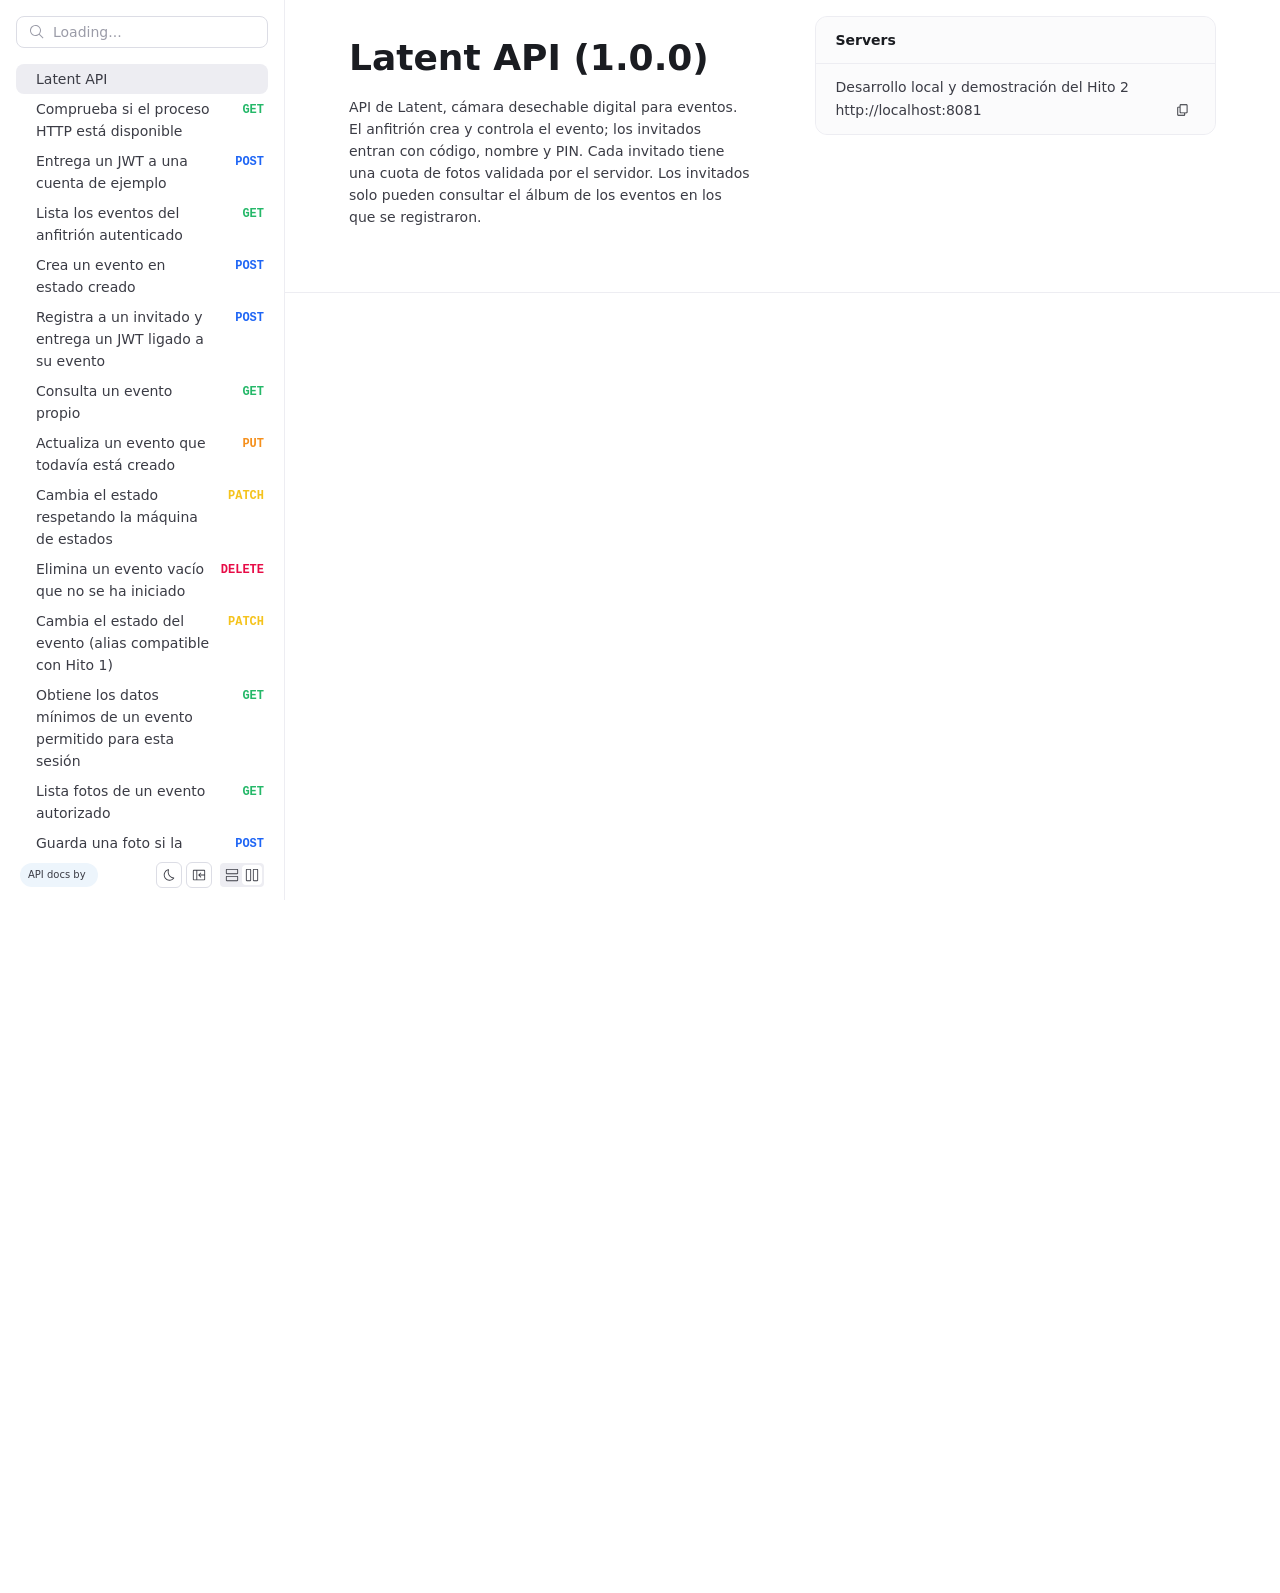
<file: docs/api.html>
<!DOCTYPE html>
<html lang="en">

<head>
  <meta charset="utf8" />
  <title>Latent API</title>
  <!-- needed for adaptive design -->
  <meta name="viewport" content="width=device-width, initial-scale=1">
  <style>
    body {
      padding: 0;
      margin: 0;
    }
  </style>
  <link rel="modulepreload" href="https://cdn.redocly.com/redoc/v3.0.1/bundles/redoc.standalone.js" integrity="sha384-j07qRKHNNmcwU1/Y1elJc7pDLHXP/QfbQXTtSkbOJ7uYGJikqAzsFVbY2zR9FqOT" crossorigin="anonymous" /><style data-styled="true" data-styled-version="6.4.2">.kGPPnf{width:auto;display:inline-flex;align-items:center;justify-content:center;gap:var(--button-gap);margin:var(--button-margin);cursor:pointer;text-wrap:var(--button-text-wrap);color:var(--button-color);background-color:var(--button-bg-color);border:var(--button-border-width) var(--button-border-style) var(--button-border-color);box-shadow:var(--button-box-shadow);backdrop-filter:var(--button-backdrop-filter, none);font-weight:var(--button-font-weight);font-size:var(--button-font-size);line-height:var(--button-line-height);padding:var(--button-icon-padding);border-radius:var(--button-border-radius);}/*!sc*/
.kGPPnf svg{width:var(--button-icon-size);height:var(--button-icon-size);}/*!sc*/
.kGPPnf:hover,.kGPPnf[aria-expanded='true']{background-color:var(--button-bg-color-hover);color:var(--button-color-hover);border-color:var(--button-border-color-hover);}/*!sc*/
.kGPPnf:active,.kGPPnf.active{background-color:var(--button-bg-color-active);border-color:var(--button-border-color-active);color:var(--button-color-active);}/*!sc*/
.kGPPnf:focus-visible{outline:1px solid var(--button-border-color-focused);}/*!sc*/
.kGPPnf.button-tone-danger{color:var(--button-content-color-danger);border-color:var(--button-border-color-danger);background-color:var(--button-bg-color-danger);}/*!sc*/
.kGPPnf.button-tone-danger:hover,.kGPPnf.button-tone-danger[aria-expanded='true']{color:var(--button-content-color-danger-hover);border-color:var(--button-border-color-danger-hover);background-color:var(--button-bg-color-danger-hover);}/*!sc*/
.kGPPnf.button-tone-danger:active{color:var(--button-content-color-danger-pressed);border-color:var(--button-border-color-danger-pressed);background-color:var(--button-bg-color-danger-pressed);}/*!sc*/
.kGPPnf:disabled{pointer-events:none;background-color:var(--button-bg-color-disabled);color:var(--button-content-color-disabled);border-color:var(--button-border-color-disabled);border-width:var(--button-border-width-disabled);}/*!sc*/
data-styled.g11[id="sc-qdQOe"]{content:"kGPPnf,"}/*!sc*/
.kpbAzf{height:16px;width:16px;}/*!sc*/
.kpbAzf path{fill:currentColor;}/*!sc*/
data-styled.g31[id="sc-fKwzVe"]{content:"kpbAzf,"}/*!sc*/
:root{--accordion-gap:var(--spacing-base);--accordion-border-radius:var(--border-radius-xl);--accordion-border:none;--accordion-line-height:var(--line-height-base);--accordion-font-size:var(--font-size-base);--accordion-font-family:var(--font-family-base);--accordion-font-weight:var(--font-weight-regular);--accordion-header-font-family:var(--font-family-base);--accordion-header-font-size:var(--font-size-base);--accordion-header-font-weight:var(--font-weight-medium, 500);--accordion-header-text-color:var(--text-color-primary);--accordion-header-padding:var(--spacing-sm) var(--spacing-sm) var(--spacing-xs) var(--spacing-base);--accordion-header-line-height:var(--line-height-base);--accordion-header-bg-color:transparent;--accordion-header-border:none;--accordion-body-font-family:var(--font-family-base);--accordion-body-font-size:var(--font-size-base);--accordion-body-font-weight:var(--font-weight-regular);--accordion-body-text-color:var(--text-color-secondary);--accordion-body-padding:0 var(--spacing-sm) var(--spacing-sm) var(--spacing-base);--accordion-body-bg-color:transparent;--accordion-body-border:none;--accordion-chevron-icon-color:var(--text-color-secondary);--accordion-chevron-icon-size:16px;--admonition-font-size:var(--font-size-base);--admonition-font-weight:var(--font-weight-regular);--admonition-line-height:var(--line-height-base);--admonition-heading-font-size:var(--font-size-base);--admonition-heading-font-weight:var(--font-weight-semibold);--admonition-heading-line-height:var(--line-height-base);--admonition-heading-letter-spacing:0;--admonition-heading-transform:none;--admonition-heading-text-color:var(--color-warm-grey-11);--admonition-gap:var(--spacing-sm);--admonition-text-gap:var(--spacing-xxs);--admonition-margin:var(--spacing-base) 0 var(--spacing-md) 0;--admonition-padding:var(--spacing-sm) var(--spacing-base);--admonition-icon-margin:calc(var(--spacing-unit) / 2) 0;--admonition-icon-size:18px;--admonition-border-radius:var(--border-radius-xl);--admonition-border-style:var(--border-style);--admonition-border-width:1px;--admonition-info-bg-color:var(--color-info-bg);--admonition-info-heading-text-color:var(--admonition-heading-text-color);--admonition-info-text-color:var(--admonition-heading-text-color);--admonition-info-icon-color:var(--color-info-active);--admonition-info-border-color:var(--color-info-border);--admonition-info-border-style:var(--admonition-border-style);--admonition-info-border-width:var(--admonition-border-width);--admonition-info-border:var(--admonition-info-border-width) var(--admonition-info-border-style) var(--admonition-info-border-color);--admonition-warning-bg-color:var(--color-warning-bg);--admonition-warning-text-color:var(--admonition-heading-text-color);--admonition-warning-heading-text-color:var(--admonition-heading-text-color);--admonition-warning-icon-color:var(--color-warning-active);--admonition-warning-border-color:var(--color-warning-border);--admonition-warning-border-style:var(--admonition-border-style);--admonition-warning-border-width:var(--admonition-border-width);--admonition-warning-border:var(--admonition-warning-border-width) var(--admonition-warning-border-style) var(--admonition-warning-border-color);--admonition-danger-bg-color:var(--color-error-bg);--admonition-danger-text-color:var(--admonition-heading-text-color);--admonition-danger-heading-text-color:var(--admonition-heading-text-color);--admonition-danger-icon-color:var(--color-error-active);--admonition-danger-border-color:var(--color-error-border);--admonition-danger-border-style:var(--admonition-border-style);--admonition-danger-border-width:var(--admonition-border-width);--admonition-danger-border:var(--admonition-danger-border-width) var(--admonition-danger-border-style) var(--admonition-danger-border-color);--admonition-success-bg-color:var(--color-success-bg);--admonition-success-text-color:var(--admonition-heading-text-color);--admonition-success-heading-text-color:var(--admonition-heading-text-color);--admonition-success-icon-color:var(--color-success-active);--admonition-success-border-color:var(--color-success-border);--admonition-success-border-style:var(--admonition-border-style);--admonition-success-border-width:var(--admonition-border-width);--admonition-success-border:var(--admonition-success-border-width) var(--admonition-success-border-style) var(--admonition-success-border-color);--admonition-idea-bg-color:var(--color-primary-bg, var(--admonition-default-bg-color-legacy));--admonition-idea-text-color:var(--admonition-heading-text-color);--admonition-idea-heading-text-color:var(--admonition-heading-text-color);--admonition-idea-icon-color:var(--color-primary-base, var(--admonition-default-icon-color-legacy));--admonition-idea-border-color:var(--color-primary-border, var(--admonition-default-border-color-legacy));--admonition-idea-border-style:var(--admonition-border-style);--admonition-idea-border-width:var(--admonition-border-width);--admonition-idea-border:var(--admonition-idea-border-width) var(--admonition-idea-border-style) var(--admonition-idea-border-color);--layout-controls-margin:20px;--layout-controls-height:36px;--layout-controls-width:36px;--layout-stacked-small-max-width:90%;--layout-stacked-medium-max-width:75%;--layout-stacked-large-max-width:1200px;--layout-three-panel-small-max-width:100%;--layout-three-panel-medium-max-width:100%;--layout-three-panel-large-max-width:1800px;--layout-panel-schemas-small-max-width:none;--layout-panel-schemas-medium-max-width:none;--layout-panel-schemas-large-max-width:none;--schemas-mime-type-dropdown-padding:0px 26px 0px 4px;--schemas-mime-type-dropdown-border:var(--docs-dropdown-border);--schemas-mime-type-dropdown-font-size:var(--docs-dropdown-font-size);--schemas-mime-type-dropdown-text-color:var(--docs-dropdown-text-color);--schemas-discriminator-dropdown-padding:2px 24px 2px 8px;--schemas-discriminator-dropdown-border:1px solid var(--border-color-primary);--schemas-discriminator-font-size:var(--docs-dropdown-font-size);--schemas-discriminator-dropdown-text-color:var(--docs-dropdown-text-color);--schema-type-title-text-color:var(--text-color-secondary);--schema-type-text-color:var(--text-color-description);--schema-labels-font-size:var(--font-size-base);--schema-labels-line-height:var(--line-height-base);--schema-labels--text-color:var(--text-color-secondary);--schemas-lines-color:var(--border-color-primary);--schema-inline-code-font-family:var(--inline-code-font-family);--schema-inline-code-font-size:var(--inline-code-font-size);--schema-inline-code-font-weight:var(--inline-code-font-weight);--schema-inline-code-text-color:var(--text-color-secondary);--schema-inline-code-line-height:var(--inline-code-line-height);--schema-inline-bg-color:var(--border-color-secondary);--schema-inline-border-color:var(--border-color-primary);--schema-inline-border:1px solid var(--schema-inline-border-color);--schema-example-text-color:var(--schema-inline-code-text-color);--schema-example-bg-color:var(--schema-inline-bg-color);--schema-example-border-color:var(--schema-inline-border-color);--schema-constraint-text-color:var(--schema-inline-code-text-color);--schema-constraint-bg-color:var(--schema-inline-bg-color);--schema-constraint-border-color:var(--schema-inline-border-color);--schema-enum-text-color:var(--schema-inline-code-text-color);--schema-enum-bg-color:var(--schema-inline-bg-color);--schema-enum-border-color:var(--schema-inline-border-color);--schema-default-text-color:var(--schema-inline-code-text-color);--schema-default-bg-color:var(--schema-inline-bg-color);--schema-default-border-color:var(--schema-inline-border-color);--schema-recursive-text-color:var(--color-warm-grey-1);--schema-recursive-bg-color:var(--color-persian-green-6);--schema-recursive-border-color:var(--schema-recursive-bg-color);--schema-nested-offset:calc(var(--spacing-sm) - 1px);--schema-nested-bg-color:var(--tree-bg-color-active);--schema-nested-hyperlink-offset:2px;--schema-required-color:#E20C0C;--schema-buttons-font-family:var(--code-font-family);--schema-buttons-font-weight:var(--code-font-weight);--schema-buttons-font-size:var(--code-font-size);--schema-buttons-text-color:var(--text-color-secondary);--schema-buttons-bg-color:transparent;--schema-buttons-border-color:var(--border-color-primary);--schema-buttons-bg-color-hover:var(--button-bg-color-secondary-hover);--schema-buttons-bg-color-active:var(--button-bg-color-secondary-pressed);--schema-buttons-selected-text-color:var(--schema-buttons-text-color);--schema-buttons-selected-bg-color:var(--button-bg-color-secondary-pressed);--schema-buttons-selected-border-color:var(--schema-buttons-border-color);--schema-buttons-selected-bg-color-hover:var(--button-bg-color-secondary-hover);--schema-buttons-selected-bg-color-active:var(--button-bg-color-secondary-pressed);--schemas-property-name-text-color:var(--color-primary-base, var(--text-color-primary));--schemas-property-name-box-text-color:var(--text-color-primary);--schemas-property-name-font-size:var(--font-size-base);--schemas-property-name-font-family:var(--code-font-family);--schemas-property-name-font-weight:var(--font-weight-regular);--schemas-property-name-line-height:var(--line-height-base);--schemas-property-name-text-transform:none;--schemas-property-deprecated-text-color:var(--text-color-primary);--schema-property-labels-font-size:var(--schema-labels-font-size);--schema-property-required-label-text-color:var(--schema-required-color);--schema-property-additional-label-text-color:var(--text-color-secondary);--schema-property-access-label-text-color:var(--text-color-secondary);--schema-property-details-width:70%;--schema-property-details-spacing:var(--spacing-base);--schema-fist-property-details-spacing:var(--spacing-sm);--schema-first-property-details-spacing:var(--schema-fist-property-details-spacing, var(--spacing-sm));--schema-chevron-color:var(--text-color-secondary);--schema-chevron-size:9px;--schema-property-deep-link-icon-color:var(--color-primary-base, var(--color-blueberry-6));--schema-property-deep-link-icon:none;--loading-spinner-color:var(--color-primary-base, var(--color-blueberry-6));--linear-progress-color:var(--color-info-base);--linear-progress-bg-color:var(--color-info-bg);--fab-bg-color:var(--color-primary-base, var(--color-blueberry-6));--fab-box-shadow:var(--bg-raised-shadow);--fab-bg-color-hover:var(--color-primary-base, var(--color-blueberry-6));--fab-box-shadow-hover:var(--bg-raised-shadow);--fab-bg-color-active:var(--color-primary-base, var(--color-blueberry-6));--fab-box-shadow-active:var(--bg-raised-shadow);--fab-icon-color:var(--navbar-text-color);--schema-catalog-link-margin-bottom:var(--spacing-lg);--schema-catalog-link-padding:2px;--schema-catalog-link-border-radius:var(--border-radius-md);--schema-catalog-link-background-color:var(--layer-color);--schema-catalog-link-color:var(--color-purple-7);--schema-catalog-link-share-icon-color:var(--color-purple-7);--schema-catalog-link-share-icon-background-color:var(--color-purple-1);--schema-catalog-link-share-icon-border-radius:var(--border-radius-md);--schema-catalog-link-share-icon-wrapper-size:var(--spacing-xl);--schema-catalog-link-text-color:var(--text-color-primary);--panel-gap-horizontal:var(--spacing-xl);--panel-gap-vertical:var(--spacing-base);--panel-border-radius:var(--border-radius-xl);--panel-border:1px solid var(--border-color-secondary);--panel-line-height:var(--line-height-base);--panel-font-size:var(--font-size-base);--panel-font-family:var(--font-family-base);--panel-font-weight:var(--font-weight-semibold);--panel-heading-font-family:var(--font-family-base);--panel-heading-font-size:18px;--panel-heading-font-weight:var(--font-weight-bold);--panel-heading-text-color:var(--text-color-primary);--panel-heading-padding:var(--spacing-md);--panel-heading-line-height:var(--line-height-base);--panel-heading-white-space:'nowrap';--panel-heading-border:1px solid var(--border-color-primary);--panel-body-font-family:var(--font-family-base);--panel-body-font-size:var(--font-size-base);--panel-body-font-weight:var(--font-weight-regular);--panel-body-text-color:var(--text-color-secondary);--panel-body-padding:var(--spacing-md);--panel-body-border:1px solid var(--border-color-primary);--panel-samples-block-bg-color:var(--bg-color);--panel-samples-width:50%;--panel-samples-text-color:var(--text-color-primary);--panel-samples-font-family:var(--panel-font-family);--panel-samples-font-size:var(--panel-font-size);--panel-samples-font-weight:var(--panel-font-weight);--panel-samples-bg-color:var(--layer-color);--panel-samples-border:var(--panel-border);--panel-samples-chevron-icon-color:var(--text-color-primary);--panel-samples-body-text-color:var(--text-color-secondary);--panel-samples-body-font-family:var(--panel-body-font-family);--panel-samples-body-font-size:var(--panel-body-font-size);--panel-samples-body-font-weight:var(--panel-body-font-weight);--panel-samples-body-padding:var(--panel-body-padding);--panel-samples-body-bg-color:var(--layer-color);--panel-samples-body-border:unset;--panel-samples-heading-text-color:var(--text-color-primary);--panel-samples-heading-font-family:var(--panel-heading-font-family);--panel-samples-heading-font-size:var(--panel-font-size);--panel-samples-heading-font-weight:var(--panel-font-weight);--panel-samples-heading-line-height:var(--line-height-sm);--panel-samples-heading-padding:14px var(--spacing-base) 10px 20px;--panel-samples-heading-bg-color:var(--layer-color);--panel-samples-heading-border:unset;--panel-samples-tabs-font-size:var(--panel-font-size);--panel-samples-tabs-font-family:var(--panel-font-family);--panel-samples-tabs-font-weight:var(--panel-font-weight);--panel-samples-tabs-text-color:var(--text-color-secondary);--panel-samples-tabs-text-color-hover:var(--text-color-primary);--panel-samples-tabs-text-color-active:var(--text-color-primary);--panel-samples-tabs-text-color-disabled:var(--button-content-color-disabled);--panel-samples-tabs-bg-color:transparent;--panel-samples-tabs-bg-color-hover:transparent;--panel-samples-tabs-bg-color-active:var(--bg-color);--panel-samples-code-block-bg-color:var(--code-block-bg-color);--panel-samples-dropdown-bg-color:var(--bg-color);--panel-samples-dropdown-color:var(--text-color-secondary);--panel-samples-dropdown-border:1px solid var(--border-color-primary);--panel-servers-list-input-bg-color:var(--bg-color-raised);--badge-text-color:var(--text-color-inverse);--badge-bg-color:var(--color-purple-6);--badge-border-radius:var(--border-radius-md);--badge-deprecated-text-color:var(--color-warm-grey-1);--badge-deprecated-bg-color:var(--color-warning-base);--badge-deprecated-border-radius:var(--border-radius-md);--badge-webhook-text-color:var(--color-warm-grey-1);--badge-webhook-bg-color:var(--color-purple-7);--badge-webhook-border-radius:var(--border-radius-md);--badge-audience-text-color:var(--text-color-secondary);--badge-audience-bg-color:var(--color-warm-grey-2);--banner-height:0px;--banner-button-size:22px;--banner-button-padding:3px;--banner-button-font-size:var(--font-size-base);--banner-button-border-radius:var(--border-radius-md);--banner-button-padding-inline:1px var(--spacing-sm);--banner-button-line-height:var(--line-height-base);--banner-button-icon-size:14px;--banner-button-icon-padding:5px;--banner-button-icon-left-padding:1px var(--spacing-sm) 1px 10px;--banner-button-icon-right-padding:1px 10px 1px var(--spacing-sm);--banner-button-margin:0 var(--spacing-xs);--banner-padding:var(--spacing-xs);--banner-min-height:38px;--banner-gap:var(--spacing-xxs);--banner-info-bg-color:var(--color-info-base);--banner-info-text-color:var(--color-static-white);--banner-info-icon-color:var(--color-static-white);--banner-info-link-color:var(--banner-info-text-color);--banner-info-link-decoration:underline 1px var(--banner-info-link-color);--banner-info-link-decoration-hover:underline 2px var(--banner-info-link-color);--banner-success-bg-color:var(--color-success-base);--banner-success-text-color:var(--color-static-white);--banner-success-icon-color:var(--color-static-white);--banner-success-link-color:var(--banner-success-text-color);--banner-success-link-decoration:underline 1px var(--banner-success-link-color);--banner-success-link-decoration-hover:underline 2px var(--banner-success-link-color);--banner-warning-bg-color:var(--color-warning-base);--banner-warning-text-color:var(--color-black);--banner-warning-icon-color:var(--color-black);--banner-warning-link-color:var(--banner-warning-text-color);--banner-warning-link-decoration:underline 1px var(--banner-warning-link-color);--banner-warning-link-decoration-hover:underline 2px var(--banner-warning-link-color);--banner-error-bg-color:var(--color-error-base);--banner-error-text-color:var(--color-static-white);--banner-error-icon-color:var(--color-static-white);--banner-error-link-color:var(--banner-error-text-color);--banner-error-link-decoration:underline 1px var(--banner-error-link-color);--banner-error-link-decoration-hover:underline 2px var(--banner-error-link-color);--border-width:1px;--border-style:solid;--border-color-primary:var(--color-warm-grey-3);--border-color-secondary:var(--color-warm-grey-2);--border-color-inverse:var(--color-warm-grey-10);--border-color-invers:var(--border-color-inverse, var(--color-warm-grey-10));--border-radius-none:0;--border-radius:4px;--border-radius-md:calc(var(--border-radius) * 1.5);--border-radius-lg:calc(var(--border-radius) * 2);--border-radius-xl:calc(var(--border-radius) * 3);--border-radius-xxl:calc(var(--border-radius) * 4);--border-radius-xxxl:calc(var(--border-radius) * 6);--border-radius-full:999px;--consent-banner-width:380px;--consent-banner-offset:var(--spacing-base);--consent-banner-bg-color:var(--bg-color);--consent-banner-text-color:var(--text-color-primary);--consent-banner-border-color:var(--border-color-primary);--consent-banner-border-radius:var(--border-radius-lg);--consent-banner-box-shadow:var(--bg-raised-shadow);--consent-banner-padding:var(--spacing-base);--consent-banner-gap:var(--spacing-sm);--consent-banner-title-font-size:var(--font-size-base);--consent-banner-font-size:var(--font-size-sm);--consent-banner-z-index:var(--z-index-overlay);--consent-dialog-width:560px;--consent-dialog-max-width:calc(100vw - 2 * var(--spacing-base));--consent-dialog-padding:var(--spacing-lg);--consent-dialog-border-radius:var(--border-radius-lg);--consent-dialog-bg-color:var(--modal-bg-color);--consent-dialog-box-shadow:var(--modal-box-shadow);--consent-dialog-row-border-color:var(--border-color-primary);--consent-dialog-description-color:var(--text-color-secondary);--breadcrumbs-text-color:var(--text-color-description);--breadcrumbs-text-color-active:var(--text-color-primary);--breadcrumbs-text-color-border-hover:var(--color-info-border-hover);--breadcrumbs-font-size:var(--font-size-base);--breadcrumbs-icon-size:var(--font-size-base);--breadcrumbs-font-weight-active:var(--font-weight-medium);--breadcrumbs-border-radius:var(--border-radius-md);--breadcrumbs-gap:var(--spacing-xxs);--breadcrumbs-padding:2px var(--spacing-xs);--breadcrumbs-margin-bottom:var(--spacing-lg);--breadcrumbs-background-color-hover:var(--color-hover-base);--breadcrumbs-background-color-focus:var(--color-info-border-hover);--breadcrumbs-box-shadow-focus:0 0 0 1px var(--breadcrumbs-background-color-focus);--breadcrumb-padding:var(--spacing-xxs);--breadcrumb-dropdown-active-icon-position:var(--spacing-xs);--button-content-color:var(--color-warm-grey-10);--button-content-color-ghost:var(--text-color-secondary);--button-content-color-inverse:var(--color-white);--button-content-color-disabled:var(--color-warm-grey-5);--button-border-color:var(--color-warm-grey-3);--button-border-color-focused:var(--color-blue-4);--button-border-color-disabled:var(--color-warm-grey-2);--button-border-color-danger:var(--color-raspberry-6);--button-border-color-danger-hover:var(--color-raspberry-7);--button-border-color-danger-pressed:var(--color-raspberry-8);--button-border-width-disabled:0px;--button-bg-color-disabled:var(--color-warm-grey-1);--button-content-color-primary:var(--color-blue-6);--button-content-color-primary-hover:var(--color-blue-7);--button-content-color-primary-pressed:var(--color-blue-8);--button-bg-color-primary:var(--color-primary-base, var(--button-bg-color-primary-legacy));--button-bg-color-primary-hover:var(--color-primary-hover, var(--button-bg-color-primary-hover-legacy));--button-bg-color-primary-pressed:var(--color-primary-active, var(--button-bg-color-primary-pressed-legacy));--button-bg-color-primary-danger:var(--color-raspberry-6);--button-bg-color-primary-danger-hover:var(--color-raspberry-7);--button-bg-color-primary-danger-pressed:var(--color-raspberry-8);--button-content-color-danger:var(--color-raspberry-6);--button-content-color-danger-hover:var(--color-raspberry-7);--button-content-color-danger-pressed:var(--color-raspberry-8);--button-bg-color-secondary:var(--color-warm-grey-2);--button-bg-color-secondary-hover:var(--color-warm-grey-3);--button-bg-color-secondary-pressed:var(--color-warm-grey-4);--button-bg-color-secondary-danger:var(--color-raspberry-1);--button-bg-color-secondary-danger-hover:var(--color-raspberry-2);--button-bg-color-secondary-danger-pressed:var(--color-raspberry-3);--button-content-color-custom:var(--color-warm-grey-8);--button-content-color-custom-hover:var(--color-warm-grey-11);--button-bg-color-custom:var(--color-white);--button-content-color-link:var(--color-primary-base, var(--button-content-color-link-legacy));--button-content-color-link-hover:var(--color-primary-active, var(--button-content-color-link-hover-legacy));--button-content-color-link-pressed:var(--color-primary-base, var(--button-content-color-link-pressed-legacy));--button-color:var(--button-content-color);--button-color-hover:var(--button-content-color);--button-color-active:var(--button-content-color);--button-bg-color:transparent;--button-bg-color-hover:transparent;--button-border-color-hover:transparent;--button-border-color-active:transparent;--button-font-weight:var(--font-weight-regular);--button-font-size:var(--font-size-base);--button-line-height:var(--line-height-base);--button-border-radius:var(--border-radius-lg);--button-padding:5px var(--spacing-sm);--button-text-wrap:nowrap;--button-gap:var(--spacing-xs);--button-border-width:0px;--button-border-style:solid;--button-margin:0;--button-box-shadow:none;--button-hover-box-shadow:none;--button-active-box-shadow:none;--button-icon-size:16px;--button-icon-padding:var(--spacing-xs);--button-icon-padding-small:3px;--button-icon-left-padding:5px var(--spacing-base) 5px 14px;--button-icon-right-padding:5px 14px 5px var(--spacing-base);--button-group-divider-color:transparent;--button-group-divider-opacity:1;--button-group-divider-color-disabled:var(--color-warm-grey-2);--ai-assistant-button-icon-size:40px;--ai-assistant-button-text-height:40px;--ai-assistant-button-text-padding:var(--spacing-sm) var(--spacing-md);--ai-assistant-button-border-radius-icon:50%;--ai-assistant-button-border-radius-text:1.75rem;--ai-assistant-button-min-width:auto;--ai-assistant-button-icon-icon-size:18px;--ai-assistant-button-text-icon-size:20px;--ai-assistant-button-bottom:var(--spacing-xl);--ai-assistant-button-right:var(--spacing-xl);--ai-assistant-button-z-index:calc(var(--z-index-overlay) - 1);--ai-assistant-button-font-size:var(--font-size-base);--ai-assistant-button-font-weight:var(--font-weight-medium);--ai-assistant-button-gap:var(--spacing-xs);--ai-assistant-button-bg-color:var(--color-static-white);--ai-assistant-button-redocly-icon-color:#297AFE;--ai-assistant-button-transform-hover:none;--ai-assistant-button-transform-active:translateY(0);--ai-assistant-button-shadow-hover:2px 1px 12px 4px rgba(143, 98, 254, 0.2),-3px -2px 24px 0px rgba(41, 122, 254, 0.2);--ai-assistant-button-transition:box-shadow 0.3s ease,transform 0.2s ease;--connect-mcp-button-dropdown-max-height:fit-content;--cards-gap:var(--spacing-sm);--card-icon-bg-color:var(--layer-color);--card-icon-border-color:var(--border-color-secondary);--card-text-color:var(--text-color-secondary);--card-title-text-color:var(--h2-text-color);--card-link-icon-color:var(--color-primary-base, var(--card-link-icon-color-legacy));--card-icon-color:var(--color-primary-base, var(--card-icon-color-legacy));--card-hover-transition:box-shadow 0.3s ease;--card-border-radius:var(--border-radius-xl);--card-border-style:solid;--card-link-cursor:pointer;--card-link-icon-width:14px;--card-link-icon-height:14px;--card-border-width:1px;--card-image-border-radius:var(--border-radius-xl);--card-image-aspect-ratio:16/9;--card-icon-border-radius:var(--border-radius-lg);--card-icon-border:var(--card-border-width) var(--border-style) var(--card-icon-border-color);--card-icon-padding:var(--spacing-sm);--card-icon-size:24px;--card-icon-height:var(--card-icon-size);--card-icon-width:var(--card-icon-size);--card-icon-gap:var(--spacing-base);--card-title-margin:0 var(--spacing-xs) 0 0;--card-title-font-weight:var(--font-weight-semibold);--card-title-row-gap:var(--spacing-xxs);--card-content-gap:4px;--card-padding:16px 20px;--card-body-font-size:var(--font-size-base);--card-body-line-height:var(--line-height-base);--card-cta-margin-top:var(--spacing-base);--card-cta-gap:var(--spacing-xxs);--card-cta-font-size:var(--font-size-base);--card-cta-font-weight:var(--font-weight-regular);--card-cta-text-color:var(--text-color-secondary);--card-cta-icon-width:14px;--card-cta-icon-height:14px;--card-badge-margin:0 var(--spacing-xxs) 0 0;--card-badge-padding:0 var(--spacing-xxs);--card-badge-border-radius:var(--badge-border-radius);--card-badge-font-size:var(--font-size-sm);--card-badge-font-weight:var(--font-weight-regular);--card-badge-line-height:var(--line-height-sm);--prompt-bg-color:var(--bg-color);--prompt-border-color:var(--border-color-secondary);--prompt-border-width:var(--border-width);--prompt-border-radius:var(--border-radius-xl);--prompt-margin:var(--spacing-base) 0;--prompt-padding-vertical:var(--spacing-sm);--prompt-padding-horizontal:var(--spacing-base);--prompt-gap:var(--spacing-sm);--prompt-border-highlight-color-start:var(--search-ai-gradient-start-color, var(--search-ai-gradient-start-color-legacy));--prompt-border-highlight-color-end:var(--search-ai-gradient-end-color, var(--search-ai-gradient-end-color-legacy));--prompt-border-highlight-size:120px;--prompt-border-highlight-transition:opacity 0.2s ease-out;--prompt-header-gap:var(--spacing-xs);--prompt-header-actions-gap:var(--spacing-xxs);--prompt-header-copy-button-padding:var(--spacing-xxs);--prompt-icon-size:18px;--prompt-icon-color:var(--color-primary-base, var(--color-warm-grey-11));--prompt-title-font-size:var(--font-size-base);--prompt-title-font-weight:var(--font-weight-semibold);--prompt-title-line-height:var(--line-height-base);--prompt-title-text-color:var(--text-color-primary);--prompt-body-bg-color:var(--color-primary-bg, var(--color-warm-grey-2));--prompt-body-border-radius:var(--border-radius-lg);--prompt-body-padding-vertical:var(--spacing-xs);--prompt-body-padding-horizontal:var(--spacing-sm);--prompt-body-gap:var(--spacing-xxs);--prompt-body-font-size:var(--font-size-base);--prompt-body-line-height:var(--line-height-base);--prompt-body-text-color:var(--text-color-primary);--prompt-body-max-lines:5;--prompt-body-toggle-gap:var(--spacing-xxs);--catalog-page-padding-vertical:var(--spacing-xl);--catalog-page-padding-horizontal:var(--spacing-xl);--catalog-page-padding:var(--catalog-page-padding-vertical) var(--catalog-page-padding-horizontal);--catalog-page-padding-mobile:var(--catalog-page-padding-vertical) var(--spacing-base);--catalog-filter-padding-vertical-mobile:0;--catalog-filter-padding-horizontal-mobile:var(--spacing-base);--catalog-heading-margin:0 0 var(--spacing-sm) 0;--catalog-sidebar-width:285px;--catalog-page-wrapper-font-weight:var(--font-weight-regular);--catalog-page-wrapper-text-color:var(--text-color-secondary);--catalog-page-wrapper-font-size:var(--font-size-base);--catalog-page-wrapper-font-family:var(--font-family-base);--catalog-page-wrapper-line-height:var(--line-height-base);--catalog-page-content-width:100%;--catalog-page-content-margin:0 auto;--catalog-title-text-color:var(--text-color-primary);--catalog-title-font-weight:var(--font-weight-bold);--catalog-title-font-size:var(--h3-font-size);--catalog-title-margin:var(--spacing-sm) 0 var(--spacing-sm) 0;--catalog-title-spacing-right:8px;--catalog-description-text-color:var(--text-color-secondary);--catalog-description-font-weight:var(--font-weight-regular);--catalog-description-font-size:var(--font-size-lg);--catalog-description-margin:0 0 var(--spacing-base) 0;--catalog-description-line-height:var(--line-height-lg);--catalog-separator-color:var(--text-color-secondary);--catalog-separator-font-size:var(--font-size-base);--catalog-separator-font-weight:var(--font-weight-regular);--catalog-separator-border-color:var(--border-color-secondary);--catalog-separator-margin:0 0 var(--spacing-base) 0;--catalog-separator-padding:var(--spacing-xxs) 0 0 0;--catalog-separator-label-margin:0 var(--spacing-xs);--catalog-hr-border-color:var(--border-color-primary);--catalog-hr-border-width:1px;--catalog-hr-width:calc(100% + 48px);--catalog-hr-margin:auto -24px 0 -24px;--catalog-link-color:var(--link-color-primary);--catalog-link-font-weight:var(--link-font-weight);--catalog-link-text-decoration:none;--catalog-select-border-radius:var(--filter-input-border-radius);--catalog-select-icon-color:var(--input-t-icon-color);--catalog-select-accordion-header-padding:12px 16px 8px 16px;--catalog-select-accordion-body-padding:0px 16px 12px 16px;--catalog-select-select-line-height:1.15em;--catalog-select-select-input-padding:8px 12px;--catalog-highlight-bg-color:var(--search-highlight-bg-color);--catalog-highlight-text-color:var(--search-highlight-text-color);--catalog-entity-max-width:1072px;--catalog-spacing-large:calc(var(--spacing-unit) * 16);--catalog-entity-padding:var(--spacing-xl) var(--catalog-spacing-large);--catalog-entity-padding-large:var(--spacing-lg) var(--catalog-spacing-large);--catalog-entity-padding-medium:var(--spacing-lg) var(--spacing-xl);--catalog-entity-padding-small:var(--spacing-lg) var(--spacing-base);--catalog-entity-margin:0 auto;--catalog-entity-icon-color:var(--color-persian-green-8);--catalog-entity-border-color:var(--border-color-secondary);--catalog-entity-bg-color:var(--bg-color-tonal);--catalog-entity-icon-color-service:var(--color-blue-6);--catalog-entity-border-color-service:var(--color-blue-4);--catalog-entity-bg-color-service:var(--color-blue-1);--catalog-entity-icon-color-domain:var(--color-grass-8);--catalog-entity-border-color-domain:var(--color-grass-4);--catalog-entity-bg-color-domain:var(--color-grass-1);--catalog-entity-icon-color-team:var(--color-purple-7);--catalog-entity-border-color-team:var(--color-purple-4);--catalog-entity-bg-color-team:var(--color-purple-1);--catalog-entity-icon-color-user:var(--color-orange-7);--catalog-entity-border-color-user:var(--color-orange-4);--catalog-entity-bg-color-user:var(--color-orange-1);--catalog-entity-icon-color-api-description:var(--color-sky-8);--catalog-entity-border-color-api-description:var(--color-sky-5);--catalog-entity-bg-color-api-description:var(--color-sky-1);--catalog-entity-icon-color-data-schema:var(--color-carrot-8);--catalog-entity-border-color-data-schema:var(--color-carrot-6);--catalog-entity-bg-color-data-schema:var(--color-carrot-1);--catalog-entity-icon-color-api-operation:var(--color-raspberry-7);--catalog-entity-border-color-api-operation:var(--color-raspberry-3);--catalog-entity-bg-color-api-operation:var(--color-raspberry-1);--catalog-entity-icon-color-custom:var(--color-persian-green-8);--catalog-entity-border-color-custom:var(--color-persian-green-5);--catalog-entity-bg-color-custom:var(--color-persian-green-1);--catalog-tags-more-button-font-size:var(--font-size-base);--catalog-tags-more-button-margin-left:4px;--catalog-tags-row-gap:var(--spacing-xxs);--catalog-tags-placeholder-bg-color:var(--bg-color);--catalog-tags-not-connected-font-size:var(--font-size-base);--catalog-tags-not-connected-line-height:var(--line-height-base);--catalog-tags-not-connected-color:var(--text-color-disabled);--catalog-tags-tag-left-padding:2px;--catalog-empty-state-padding:var(--catalog-table-empty-state-padding);--catalog-empty-state-font-weight:var(--font-weight-regular);--catalog-actions-row-margin-bottom:var(--spacing-xl);--catalog-controls-wrapper-gap:var(--spacing-sm);--catalog-filter-input-width:360px;--catalog-filter-content-header-padding:var(--spacing-base) var(--spacing-base) var(--spacing-sm) var(--spacing-base);--catalog-search-input-wrapper-width:var(--catalog-filter-input-width);--catalog-controls-wrapper-display:flex;--catalog-controls-wrapper-align-items:center;--catalog-controls-wrapper-margin-left:auto;--catalog-sort-trigger-gap:var(--spacing-xs);--catalog-sort-trigger-padding:6px 8px;--catalog-sort-trigger-border-radius:var(--border-radius-lg);--catalog-sort-trigger-hover-bg-color:var(--button-bg-color-secondary-hover);--catalog-sort-icon-color:var(--text-color-secondary);--catalog-sort-text-font-size:var(--font-size-sm);--catalog-sort-text-color:var(--text-color-secondary);--catalog-sort-text-font-weight:var(--font-weight-medium);--catalog-sidebar-display-mobile:none;--catalog-sidebar-display-desktop:flex;--catalog-sidebar-menu-container-padding-top:0;--catalog-card-height:241px;--catalog-card-padding-vertical:var(--spacing-md);--catalog-card-padding-horizontal:var(--spacing-md);--catalog-card-gap:var(--spacing-sm);--catalog-card-text-color:var(--text-color-secondary);--catalog-card-font-size:var(--font-size-base);--catalog-card-font-weight:var(--font-weight-regular);--catalog-card-bg-color:var(--layer-color);--catalog-card-border-color:var(--border-color-secondary);--catalog-card-divider-color:var(--border-color-secondary);--catalog-card-border-width:var(--border-width);--catalog-card-border-style:var(--border-style);--catalog-card-border-color-hover:var(--border-color-primary);--catalog-card-border-radius:var(--border-radius-xl);--catalog-cards-group-margin:0 0 var(--spacing-base) 0;--catalog-cards-group-gap:var(--spacing-lg);--catalog-card-icon-width:30px;--catalog-card-icon-height:30px;--catalog-card-icon-border-radius:var(--border-radius);--catalog-card-icon-bg-color:var(--bg-color);--catalog-card-icon-border-color:var(--border-color-secondary);--catalog-card-icon-border-width:1px;--catalog-card-icon-margin-right:var(--spacing-xs);--catalog-metadata-section-margin-top:var(--spacing-base);--catalog-metadata-section-gap:var(--spacing-xs);--catalog-metadata-label-font-size:var(--font-size-base);--catalog-metadata-label-font-weight:var(--font-weight-medium);--catalog-metadata-label-color:var(--text-color-description);--catalog-metadata-column-half-gap:var(--spacing-sm);--catalog-metadata-heading-size:var(--font-size-md);--catalog-show-more-button-gap:0.5rem;--catalog-show-more-button-color:var(--text-color-primary);--catalog-show-more-button-color-hover:var(--text-color-secondary);--catalog-arrow-circle-size:32px;--catalog-arrow-circle-radius:16px;--catalog-arrow-circle-bg-color:var(--button-bg-color-secondary);--catalog-card-title-color:var(--text-color-primary);--catalog-card-title-min-height:var(--spacing-xxl);--catalog-card-title-font-size:var(--font-size-xl);--catalog-card-title-font-weight:var(--font-weight-medium);--catalog-card-title-line-height:var(--line-height-xl);--catalog-card-title-height:34px;--catalog-card-title-display:flex;--catalog-card-title-align-items:center;--catalog-card-title-margin-bottom:2px;--catalog-card-summary-font-size:var(--font-size-base);--catalog-card-summary-font-weight:var(--font-weight-regular);--catalog-card-summary-line-height:var(--line-height-base);--catalog-card-footer-height:68px;--catalog-card-description-line-clamp:3;--catalog-card-description-color:var(--text-color-description);--catalog-card-description-font-size:var(--font-size-base);--catalog-card-description-line-height:var(--line-height-base);--catalog-card-description-font-weight:var(--font-weight-regular);--catalog-card-description-height:62px;--catalog-card-description-margin-top:8px;--catalog-card-content-gap:var(--spacing-xs);--catalog-card-content-gap-vertical:var(--spacing-sm);--catalog-card-tag-bg:transparent;--catalog-actions-gap:var(--spacing-xs);--catalog-actions-padding-vertical:var(--spacing-xs);--catalog-actions-padding-horizontal:5%;--catalog-actions-min-height:40px;--catalog-actions-bg-color:var(--bg-color-tonal);--catalog-page-badge-border-radius:var(--badge-border-radius);--catalog-page-badge-padding:0 var(--spacing-xs);--catalog-page-badge-font-size:var(--font-size-base);--catalog-page-badge-line-height:var(--line-height-base);--catalog-page-badge-dot-size:6px;--catalog-page-badge-dot-border-color:var(--color-static-white);--catalog-table-border-color:var(--border-color-secondary);--catalog-table-header-bg-color:var(--layer-color);--catalog-table-header-font-weight:var(--font-weight-medium);--catalog-table-header-cell-padding:4px 6px 4px 8px;--catalog-table-cell-padding:4px 6px 4px 8px;--catalog-table-row-hover-bg-color:var(--bg-color-hover, rgba(0, 0, 0, 0.04));--catalog-table-empty-state-padding:32px;--catalog-table-empty-state-color:var(--text-color-secondary);--catalog-table-title-cell-gap:var(--spacing-xs);--catalog-table-entity-title-content-offset:40px;--catalog-table-header-sort-icon-color-active:var(--text-color-primary);--catalog-table-header-sort-icon-color-inactive:var(--text-color-helper);--catalog-table-header-sort-indicator-color:var(--icon-color-primary);--catalog-table-header-sort-arrow-bg-active:var(--bg-color-active);--catalog-table-icon-width:32px;--catalog-table-icon-height:32px;--catalog-table-icon-border-radius:var(--border-radius);--catalog-table-icon-bg-color:var(--bg-color-tonal);--catalog-table-icon-border-color:var(--border-color-secondary);--catalog-table-icon-border-width:1px;--catalog-table-entity-title-font-size:var(--font-size-lg);--catalog-table-entity-title-line-height:var(--line-height-lg);--catalog-table-entity-title-font-weight:var(--font-weight-medium);--catalog-table-description-line-clamp:3;--catalog-table-description-color:var(--text-color-description);--catalog-table-description-font-size:var(--font-size-base);--catalog-table-description-line-height:var(--line-height-base);--catalog-table-description-font-weight:var(--font-weight-regular);--catalog-table-description-height:62px;--catalog-table-entity-summary-font-size:var(--font-size-sm);--catalog-table-entity-summary-line-height:var(--line-height-sm);--catalog-table-content-gap:var(--spacing-xxs);--catalog-table-tag-bg:transparent;--catalog-entity-service-tag-text-color:var(--color-blue-7);--catalog-entity-service-tag-border-color:var(--color-blue-4);--catalog-entity-domain-tag-text-color:var(--color-grass-8);--catalog-entity-domain-tag-border-color:var(--color-grass-4);--catalog-entity-team-tag-text-color:var(--color-purple-7);--catalog-entity-team-tag-border-color:var(--color-purple-4);--catalog-entity-user-tag-text-color:var(--color-green-7);--catalog-entity-user-tag-border-color:var(--color-green-4);--catalog-entity-api-description-tag-text-color:var(--color-sky-8);--catalog-entity-api-description-tag-border-color:var(--color-sky-5);--catalog-view-mode-toggle-gap:var(--spacing-xxs);--catalog-view-mode-toggle-active-bg-color:var(--button-bg-color-secondary-hover);--catalog-view-mode-button-width:32px;--catalog-view-mode-button-height:32px;--catalog-view-mode-button-border-radius:var(--border-radius-md);--catalog-view-mode-table-icon-size:12px;--catalog-view-mode-cards-icon-size:13px;--catalog-empty-state-text-color:var(--text-color-description);--catalog-empty-state-min-height:300px;--catalog-empty-state-header-text-color:var(--text-color-primary);--catalog-empty-state-header-font-size:var(--font-size-xl);--catalog-empty-state-header-font-weight:var(--font-weight-medium);--catalog-empty-state-header-line-height:var(--line-height-xl);--catalog-empty-state-font-size:var(--font-size-base);--catalog-empty-state-line-height:var(--line-height-base);--catalog-avatar-bg-color:#ededf2;--catalog-avatar-small-size:20px;--catalog-avatar-medium-size:32px;--catalog-avatar-large-size:40px;--catalog-avatar-font-size-small:10px;--catalog-avatar-font-size-medium:var(--font-size-base);--catalog-avatar-font-size-large:var(--font-size-lg);--catalog-avatar-font-weight:var(--font-weight-regular);--catalog-avatar-line-height:var(--line-height-base);--catalog-entity-relations-node-padding-vertical:8px;--catalog-entity-relations-node-padding-horizontal:12px;--catalog-entity-relations-node-padding:var(--catalog-entity-relations-node-padding-vertical) var(--catalog-entity-relations-node-padding-horizontal);--catalog-entity-relations-node-gap:4px;--catalog-entity-relations-node-border-radius:10px;--catalog-entity-relations-node-bg-color:var(--layer-color);--catalog-entity-relations-node-text-color:var(--catalog-card-text-color);--catalog-entity-relations-node-border-color:var(--border-color-secondary);--catalog-entity-relations-node-border-width:var(--border-width);--catalog-entity-relations-node-border-style:var(--border-style);--catalog-entity-relations-node-font-weight:var(--font-weight-regular);--catalog-entity-relations-node-root-bg-color:var(--color-blue-6);--catalog-entity-relations-node-root-text-color:var(--color-static-white);--catalog-entity-relations-node-root-icon-color:var(--color-static-white);--catalog-entity-relations-edge-label-bg-color:var(--layer-color);--catalog-entity-relations-edge-label-text-color:var(--catalog-card-text-color);--catalog-entity-relations-edge-label-border-color:var(--border-color-secondary);--catalog-entity-relations-edge-label-border-width:var(--border-width);--catalog-entity-relations-edge-label-border-style:var(--border-style);--catalog-entity-relations-edge-label-border-radius:10px;--catalog-entity-relations-edge-label-padding-vertical:2px;--catalog-entity-relations-edge-label-padding-horizontal:8px;--catalog-entity-relations-edge-label-padding:var(--catalog-entity-relations-edge-label-padding-vertical) var(--catalog-entity-relations-edge-label-padding-horizontal);--catalog-entity-relations-edge-label-font-size:12px;--catalog-entity-relations-edge-label-line-height:1.2;--catalog-history-button-width:252px;--catalog-history-separator-border-color:var(--border-color-secondary);--catalog-history-separator-margin:var(--spacing-sm) 0;--catalog-history-item-padding:var(--spacing-xxs);--catalog-history-item-gap:var(--spacing-xxs);--catalog-history-item-border-radius:var(--border-radius-lg);--catalog-history-item-bg-color-hover:var(--menu-item-bg-color-hover);--catalog-history-icon-size:16px;--catalog-history-icon-gap:2px;--catalog-history-text-font-family:var(--font-family-base);--catalog-history-text-font-size:var(--font-size-base);--catalog-history-text-font-weight:var(--font-weight-regular);--catalog-history-text-line-height:var(--line-height-base);--catalog-history-text-color:var(--menu-content-color);--catalog-history-pill-gap:var(--spacing-xxs);--catalog-history-pill-height:22px;--catalog-history-pill-padding-vertical:1px;--catalog-history-pill-padding-horizontal:var(--spacing-xs);--catalog-history-pill-border-color:var(--border-color-primary);--catalog-history-pill-border-radius:var(--border-radius-xl);--catalog-history-pill-icon-size:14px;--catalog-history-pill-icon-color:var(--color-green-8);--catalog-history-pill-font-family:var(--font-family-base);--catalog-history-pill-font-size:var(--font-size-base);--catalog-history-pill-line-height:var(--line-height-base);--catalog-history-pill-text-color:var(--text-color-primary);--catalog-history-sidebar-width:320px;--catalog-history-sidebar-bg-color:var(--sidebar-bg-color);--catalog-history-sidebar-border-color:var(--border-color-secondary);--catalog-history-sidebar-padding:var(--spacing-base) var(--spacing-base) 0;--catalog-history-sidebar-divider-margin:var(--spacing-sm) 0 0;--catalog-history-sidebar-header-padding:var(--spacing-xxs);--catalog-history-sidebar-header-font-family:var(--font-family-base);--catalog-history-sidebar-header-font-size:var(--font-size-base);--catalog-history-sidebar-header-font-weight:var(--font-weight-regular);--catalog-history-sidebar-header-line-height:var(--line-height-base);--catalog-history-sidebar-header-letter-spacing:0;--catalog-history-sidebar-header-color:var(--menu-content-color);--catalog-history-sidebar-close-button-size:22px;--catalog-history-sidebar-close-button-border-radius:var(--border-radius-xl);--catalog-history-sidebar-close-button-bg-color-hover:var(--color-hover-base);--catalog-history-sidebar-close-icon-color:var(--text-color-primary);--catalog-history-sidebar-version-header-padding:var(--spacing-xxs);--catalog-history-sidebar-version-header-border-radius:var(--border-radius-md);--catalog-history-sidebar-version-header-bg-color-hover:var(--color-hover-base);--catalog-history-sidebar-version-header-bg-color-current:var(--menu-item-bg-color-active);--catalog-history-sidebar-version-icon-size:20px;--catalog-history-sidebar-version-icon-color:var(--text-color-primary);--catalog-history-sidebar-version-icon-color-current:var(--color-static-white);--catalog-history-sidebar-version-icon-margin-right:var(--spacing-xxs);--catalog-history-sidebar-chevron-icon-color:var(--text-color-secondary);--catalog-history-sidebar-version-title-font-family:var(--font-family-base);--catalog-history-sidebar-version-title-font-size:var(--font-size-base);--catalog-history-sidebar-version-title-font-weight:var(--font-weight-regular);--catalog-history-sidebar-version-title-line-height:var(--line-height-base);--catalog-history-sidebar-version-title-color:var(--menu-content-color);--catalog-history-sidebar-revisions-padding-left:28px;--catalog-history-sidebar-revisions-padding-bottom:var(--spacing-base);--catalog-history-sidebar-revision-line-left:14px;--catalog-history-sidebar-revision-item-padding:var(--spacing-xxs) var(--spacing-sm);--catalog-history-sidebar-revision-item-border-radius:var(--border-radius-md);--catalog-history-sidebar-revision-item-bg-color-hover:var(--bg-color-hover);--catalog-history-sidebar-revision-name-font-family:var(--font-family-base);--catalog-history-sidebar-revision-name-font-size:var(--font-size-base);--catalog-history-sidebar-revision-name-font-weight:var(--font-weight-regular);--catalog-history-sidebar-revision-name-line-height:var(--line-height-base);--catalog-history-sidebar-revision-name-color:var(--text-color-primary);--catalog-history-sidebar-revision-date-font-family:var(--font-family-base);--catalog-history-sidebar-revision-date-font-size:var(--font-size-sm);--catalog-history-sidebar-revision-date-font-weight:var(--font-weight-regular);--catalog-history-sidebar-revision-date-line-height:var(--line-height-sm);--catalog-history-sidebar-revision-date-color:var(--color-warm-grey-7);--catalog-history-sidebar-revision-line-color:var(--border-color-secondary);--catalog-history-sidebar-revision-item-bg-color-active:var(--bg-color-active);--catalog-history-sidebar-revisions-limit-message-color:var(--color-warm-grey-6);--catalog-history-sidebar-revision-tag-border-radius:var(--border-radius-xl);--catalog-table-icon-width-large:32px;--catalog-table-icon-height-large:32px;--catalog-table-icon-width-medium:24px;--catalog-table-icon-height-medium:24px;--catalog-user-entity-cell-email-font-size:var(--font-size-base);--catalog-user-entity-cell-email-line-height:var(--line-height-base);--catalog-classic-page-padding-vertical:var(--spacing-lg);--catalog-classic-page-padding-horizontal:var(--spacing-xl);--catalog-classic-page-padding:var(--catalog-classic-page-padding-vertical) var(--catalog-classic-page-padding-horizontal);--catalog-classic-filter-padding-vertical-mobile:0;--catalog-classic-filter-padding-horizontal-mobile:var(--spacing-base);--catalog-classic-heading-margin:0 0 var(--spacing-xl) 0;--catalog-classic-title-text-color:var(--text-color-primary);--catalog-classic-title-font-weight:var(--font-weight-bold);--catalog-classic-title-font-size:var(--font-size-heading-3);--catalog-classic-title-margin:0 0 var(--spacing-sm) 0;--catalog-classic-description-text-color:var(--text-color-secondary);--catalog-classic-description-font-weight:var(--font-weight-regular);--catalog-classic-description-font-size:var(--font-size-base);--catalog-classic-description-margin:0 0 var(--spacing-sm) 0;--catalog-classic-separator-color:var(--text-color-secondary);--catalog-classic-separator-font-size:var(--font-size-base);--catalog-classic-separator-font-weight:var(--font-weight-regular);--catalog-classic-separator-border-color:var(--border-color-secondary);--catalog-classic-separator-margin:0 0 var(--spacing-base) 0;--catalog-classic-separator-padding:var(--spacing-xxs) 0 0 0;--catalog-classic-separator-label-margin:0 var(--spacing-xs);--catalog-classic-card-min-height:194px;--catalog-classic-card-min-width:260px;--catalog-classic-card-padding-vertical:var(--spacing-base);--catalog-classic-card-padding-horizontal:var(--spacing-md);--catalog-classic-card-gap:var(--spacing-sm);--catalog-classic-card-text-color:var(--text-color-secondary);--catalog-classic-card-font-size:var(--font-size-base);--catalog-classic-card-font-weight:var(--font-weight-regular);--catalog-classic-card-bg-color:var(--layer-color);--catalog-classic-card-border-color:var(--border-color-secondary);--catalog-classic-card-border-width:var(--border-width);--catalog-classic-card-border-style:var(--border-style);--catalog-classic-card-border-color-hover:var(--border-color-primary);--catalog-classic-card-border-radius:var(--border-radius-xl);--catalog-classic-cards-group-margin:0 0 var(--spacing-base) 0;--catalog-classic-cards-group-gap:var(--spacing-xl);--catalog-classic-card-title-color:var(--text-color-primary);--catalog-classic-card-title-min-height:var(--spacing-xxl);--catalog-classic-card-title-font-size:var(--font-size-lg);--catalog-classic-card-title-font-weight:var(--font-weight-bold);--catalog-classic-card-title-line-height:var(--line-height-lg);--catalog-classic-card-title-line-clamp:2;--catalog-classic-card-description-line-clamp:3;--catalog-classic-card-description-color:var(--text-color-secondary);--catalog-classic-card-description-font-size:var(--font-size-base);--catalog-classic-card-description-line-height:var(--line-height-base);--catalog-classic-card-description-font-weight:var(--font-weight-regular);--catalog-classic-card-description-height:62px;--catalog-classic-card-content-gap:var(--spacing-xxs);--catalog-classic-card-tag-bg:transparent;--catalog-classic-highlight-bg-color:none;--catalog-classic-highlight-text-color:var(--color-info-base);--catalog-classic-actions-gap:var(--spacing-xs);--catalog-classic-actions-padding-vertical:var(--spacing-xs);--catalog-classic-actions-padding-horizontal:5%;--catalog-classic-actions-min-height:40px;--catalog-classic-actions-bg-color:var(--bg-color-tonal);--catalog-classic-page-badge-border-radius:var(--border-radius-md);--catalog-classic-page-badge-padding:0 var(--spacing-xs);--catalog-classic-page-badge-font-size:var(--font-size-base);--catalog-classic-page-badge-line-height:var(--line-height-base);--catalog-classic-page-badge-dot-size:6px;--catalog-classic-page-badge-dot-border-color:var(--color-static-white);--code-font-size:var(--font-size-sm);--code-font-family:var(--font-family-monospaced);--code-font-weight:var(--font-weight-regular);--code-line-height:var(--line-height-sm);--code-wrap:pre;--code-word-break:break-word;--inline-code-font-size:var(--code-font-size);--inline-code-font-family:var(--code-font-family);--inline-code-font-weight:var(--code-font-weight);--inline-code-line-height:var(--code-line-height);--inline-code-text-color:var(--text-color-secondary);--inline-code-bg-color:var(--border-color-secondary);--inline-code-border-color:var(--border-color-primary);--inline-code-border-radius:var(--border-radius);--code-block-font-size:var(--code-font-size);--code-block-font-family:var(--code-font-family);--code-block-line-height:var(--code-line-height);--code-block-font-weight:var(--code-font-weight);--code-block-text-color:var(--text-color-secondary);--code-block-bg-color:var(--layer-color);--code-block-padding:var(--spacing-xs) 0 var(--spacing-xs) var(--spacing-sm);--code-block-margin:0;--code-block-max-height:calc(100vh - 300px);--code-block-word-break:initial;--code-block-highlighted-border-left:1px solid var(--color-primary-base, var(--color-warm-grey-11));--code-block-highlighted-bg-color:var(--color-primary-bg, var(--code-block-highlighted-bg-color-legacy));--code-block-controls-font-size:var(--font-size-base);--code-block-controls-font-family:var(--font-family-base);--code-block-controls-text-color:var(--text-color-primary);--code-block-controls-font-weight:var(--font-weight-medium);--code-block-controls-bg-color:transparent;--code-block-controls-border:1px solid var(--border-color-secondary);--code-block-icon-controls-bg-color:var(--code-block-controls-bg-color);--code-block-text-controls-bg-color:var(--code-block-controls-bg-color);--code-block-controls-padding:var(--spacing-xxs);--code-block-controls-height:20px;--code-block-controls-width:20px;--code-block-tokens-default-color:var(--text-color-secondary);--code-block-tokens-comment-color:var(--input-content-placeholder-color);--code-block-tokens-prolog-color:var(--code-block-tokens-comment-color);--code-block-tokens-doctype-color:var(--code-block-tokens-comment-color);--code-block-tokens-cdata-color:var(--code-block-tokens-comment-color);--code-block-tokens-property-color:var(--code-block-tokens-default-color);--code-block-tokens-tag-color:var(--code-block-tokens-default-color);--code-block-tokens-number-color:var(--code-block-tokens-default-color);--code-block-tokens-constant-color:var(--code-block-tokens-default-color);--code-block-tokens-symbol-color:var(--code-block-tokens-default-color);--code-block-tokens-boolean-color:var(--color-green-7);--code-block-tokens-string-color:var(--color-primary-active, var(--code-block-tokens-string-color-legacy));--code-block-tokens-property-string-color:var(--color-blue-7);--code-block-tokens-selector-color:var(--code-block-tokens-string-color);--code-block-tokens-attr-name-color:var(--code-block-tokens-string-color);--code-block-tokens-char-color:var(--code-block-tokens-string-color);--code-block-tokens-builtin-color:var(--code-block-tokens-string-color);--code-block-tokens-inserted-color:var(--code-block-tokens-string-color);--code-block-tokens-link-color:var(--color-blue-7);--code-block-tokens-operator-color:var(--color-carrot-7);--code-block-tokens-entity-color:var(--code-block-tokens-operator-color);--code-block-tokens-url-color:var(--code-block-tokens-operator-color);--code-block-tokens-variable-color:var(--code-block-tokens-operator-color);--code-block-tokens-keyword-color:var(--color-magenta-7);--code-block-tokens-atrule-color:var(--code-block-tokens-keyword-color);--code-block-tokens-attr-value-color:var(--code-block-tokens-keyword-color);--code-block-tokens-regex-color:var(--color-carrot-7);--code-block-tokens-regex-char-escape-color:var(--color-grass-8);--code-block-tokens-important-color:var(--code-block-tokens-regex-color);--code-block-tokens-deleted-color:var(--color-red-7);--code-block-tokens-class-name-color:var(--color-carrot-7);--code-block-tokens-function-color:var(--color-carrot-7);--code-block-tokens-invalid-color:var(--color-orange-8);--code-block-tokens-message-error-color:var(--code-block-tokens-invalid-color);--code-block-tokens-unmatched-color:var(--code-block-tokens-invalid-color);--code-block-tokens-markup-bg-color:var(--color-grass-1);--code-block-tokens-markup-foreground-color:var(--color-grass-8);--code-block-tokens-markup-changed-color:var(--color-carrot-1);--code-block-tokens-markup-deleted-color:var(--color-magenta-1);--code-block-tokens-markup-quote-color:var(--color-grass-8);--code-block-tokens-markup-ignored-color:var(--color-blue-1);--code-block-tokens-warm-bg-color:var(--color-warm-grey-2);--code-block-tokens-warm-foreground-color:var(--color-warm-grey-8);--code-block-tokens-meta-diff-range-color:var(--color-purple-8);--code-block-tree-view-icon-font-family:'TreeViewIcons';--code-block-tree-view-lines-color:var(--border-color-primary);--code-block-tree-view-comment-color:var(--input-content-placeholder-color);--code-step-vertical-line-bg-active:var(--color-blue-6);--code-step-vertical-line-bg-hover:var(--color-hover-base);--code-step-bg-active:var(--layer-color);--code-step-bg-hover:var(--color-hover-base);--code-step-bg-active-hover:var(--layer-color-hover);--code-step-border-radius:var(--border-radius-lg);--code-panel-bg-color:var(--layer-color);--code-panel-line-numbering-color:var(--text-color-disabled);--code-panel-header-height:var(--spacing-lg);--code-panel-border-color:var(--border-color-secondary);--code-panel-border-radius:var(--border-radius-xl);--docs-dropdown-font-size:var(--font-size-base);--docs-dropdown-text-color:var(--text-color-secondary);--docs-dropdown-padding-vertical:6px;--docs-dropdown-padding-left:10px;--docs-dropdown-padding-right:26px;--docs-dropdown-padding:var(--docs-dropdown-padding-vertical) var(--docs-dropdown-padding-right) var(--docs-dropdown-padding-vertical) var(--docs-dropdown-padding-left);--docs-dropdown-border:1px solid var(--border-color-primary);--dropdown-menu-font-size:var(--font-size-base);--dropdown-menu-font-weight:var(--font-weight-regular);--dropdown-menu-line-height:var(--line-height-base);--dropdown-menu-text-color:var(--text-color-secondary);--dropdown-menu-z-index:calc(var(--z-index-raised) - 1);--dropdown-menu-padding-top:var(--spacing-xxs);--dropdown-menu-min-width:100px;--dropdown-menu-max-width:424px;--dropdown-menu-max-height:300px;--dropdown-menu-padding:var(--spacing-xxs);--dropdown-menu-border-radius:var(--border-radius-xl);--dropdown-menu-box-shadow:var(--bg-raised-shadow);--dropdown-menu-border-color:var(--border-color-secondary);--dropdown-menu-bg-color:var(--bg-color-raised);--dropdown-menu-item-gap:0;--dropdown-menu-item-padding-horizontal:var(--spacing-base);--dropdown-menu-item-padding-vertical:5px;--dropdown-menu-item-separator-padding-top:var(--spacing-xs);--dropdown-menu-item-separator-padding-bottom:var(--spacing-xxs);--dropdown-menu-item-border-radius:var(--border-radius-lg);--dropdown-menu-item-bg-color:transparent;--dropdown-menu-item-bg-color-active:var(--bg-color-hover);--dropdown-menu-item-bg-color-hover:var(--bg-color-hover);--dropdown-menu-item-bg-color-disabled:var(--dropdown-menu-item-bg-color);--dropdown-menu-item-separator-border-color:var(--border-color-primary);--dropdown-menu-item-separator-font-size:var(--font-size-sm);--dropdown-menu-item-separator-line-height:var(--line-height-sm);--dropdown-menu-item-separator-text-color:var(--text-color-disabled);--dropdown-menu-item-justify-content:flex-start;--dropdown-menu-item-color:var(--dropdown-menu-text-color);--dropdown-menu-item-color-hover:var(--dropdown-menu-item-color);--dropdown-menu-item-color-active:var(--dropdown-menu-item-color);--dropdown-menu-item-color-disabled:var(--text-color-disabled);--dropdown-menu-item-color-dangerous:var(--color-error-base);--dropdown-menu-item-border-color-focused:var(--button-border-color-focused);--dropdown-menu-item-content-gap:var(--spacing-sm);--dropdown-menu-item-content-padding:var(--spacing-xxs) 0;--dropdown-menu-item-content-icon-size:32px;--dropdown-menu-item-content-icon-color:var(--icon-color-secondary);--dropdown-menu-item-content-icon-border:1px solid var(--border-color-secondary);--dropdown-menu-item-content-icon-border-radius:var(--border-radius);--dropdown-menu-item-content-text-gap:var(--spacing-xxs);--dropdown-menu-item-content-title-icon-gap:var(--spacing-xxs);--dropdown-menu-item-content-title-font-weight:var(--font-weight-regular);--dropdown-menu-item-content-title-font-size:var(--font-size-base);--dropdown-menu-item-content-title-line-height:var(--line-height-base);--dropdown-menu-item-content-title-color:var(--text-color-secondary);--dropdown-menu-item-content-description-font-weight:var(--font-weight-regular);--dropdown-menu-item-content-description-font-size:var(--font-size-sm);--dropdown-menu-item-content-description-line-height:var(--line-height-sm);--dropdown-menu-item-content-description-color:var(--text-color-description);--error-bubble-padding:var(--spacing-sm);--error-bubble-gap:var(--spacing-xxs);--error-bubble-font-family:var(--font-family-base);--error-bubble-font-size:var(--font-size-base);--error-bubble-z-index:var(--z-index-popover);--error-bubble-bg-color:#612241;--error-bubble-bg-color-hover:#77214c;--error-bubble-bg-color-pressed:#901d56;--error-bubble-content-color:#f9316d;--error-bubble-content-color-hover:#f9316d;--error-bubble-content-color-pressed:#f9316d;--detailed-error-overlay-bg-color:#4f4f4f;--detailed-error-overlay-opacity:0.9;--detailed-error-overlay-z-index:var(--z-index-raised);--detailed-error-modal-width:calc(100% - var(--spacing-lg) * 2);--detailed-error-modal-height:calc(100vh - var(--navbar-stack-height) - var(--spacing-lg) * 2);--detailed-error-modal-top:calc(var(--spacing-lg) + var(--navbar-stack-height));--detailed-error-modal-border-radius:var(--border-radius-md);--detailed-error-modal-bg-color:var(--bg-color-raised);--detailed-error-modal-color:var(--text-color-primary);--detailed-error-modal-box-shadow:var(--bg-raised-shadow);--detailed-error-modal-z-index:var(--z-index-popover);--detailed-error-modal-font-family:var(--font-family-base);--detailed-error-modal-padding:var(--spacing-md);--detailed-error-modal-wapper-text-align:right;--detailed-error-content-margin-top:var(--spacing-md);--detailed-error-content-height:100%;--detailed-error-close-button-color:var(--text-color-description);--detailed-error-close-button-text-transform:uppercase;--detailed-error-message-margin:var(--spacing-base) auto var(--spacing-lg);--detailed-error-message-padding:var(--spacing-base);--detailed-error-message-border-radius:var(--border-radius);--detailed-error-message-color:var(--code-block-text-color);--detailed-error-message-bg-color:var(--code-block-bg-color);--detailed-error-message-width:100%;--detailed-error-message-font-size:var(--font-size-base);--detailed-error-message-font-family:var(--code-block-controls-font-family);--compilation-error-description-padding:0 0 var(--spacing-base);--compilation-error-codeframe-margin:var(--spacing-xs) 0 0 0;--compilation-error-codeframe-padding:var(--spacing-xs);--compilation-error-block-padding:var(--spacing-base);--compilation-error-block-margin:var(--spacing-xl) 0;--compilation-error-title-font-size:var(--font-size-xl);--compilation-error-header-font-size:var(--font-size-lg);--compilation-error-text-font-size:var(--font-size-base);--compilation-error-header-padding:var(--spacing-sm);--compilation-error-container-margin:var(--spacing-xxl) auto;--compilation-error-container-padding:var(--spacing-lg);--compilation-error-page-max-width:800px;--compilation-error-font-family:var(--font-family-base);--compilation-error-fix-instruction-margin:var(--spacing-sm) 0 0 0;--compilation-error-highlighted-text-padding:0 var(--spacing-xxs);--compilation-error-divider-margin:var(--spacing-base) 0;--compilation-error-file-header-margin:0 0 var(--spacing-xs) 0;--filter-group-padding:0;--filter-group-gap:var(--spacing-xs);--filter-title-font-weight:var(--font-weight-medium);--filter-title-font-size:var(--font-size-base);--filter-title-line-height:var(--line-height-base);--filter-options-padding-vertical:0;--filter-options-padding-horizontal:0;--filter-options-gap:var(--spacing-xs);--filter-options-max-height:350px;--filter-option-font-size:var(--font-size-base);--filter-option-gap:var(--spacing-xs);--filter-option-margin:0;--filter-option-label-font-size:var(--font-size-base);--filter-option-label-color:var(--text-color-primary);--filter-option-checkbox-padding-left:var(--spacing-xs);--filter-content-header-padding-vertical:var(--spacing-xs) var(--spacing-sm);--filter-content-header-padding-horizontal:var(--spacing-base);--filter-content-title-font-size:var(--font-size-lg);--filter-content-title-line-height:var(--line-height-lg);--filter-content-title-font-weight:var(--font-weight-semibold);--filter-content-search-padding:0 var(--spacing-xs) var(--spacing-sm);--filter-content-padding-vertical:var(--spacing-sm);--filter-content-padding-horizontal:var(--spacing-base);--filter-content-gap:var(--spacing-sm);--filter-content-items-padding:var(--spacing-sm) 0;--filter-popover-bg-color:var(--bg-color);--filter-popover-header-padding:var(--catalog-filter-padding-vertical-mobile) var(--catalog-filter-padding-horizontal-mobile);--filter-popover-header-border-color:var(--border-color-secondary);--filter-popover-header-bg-color:var(--navbar-bg-color);--filter-popover-header-label-color:var(--navbar-text-color);--filter-popover-header-label-font-size:var(--font-size-lg);--filter-popover-header-label-font-weight:var(--font-weight-bold);--filter-popover-header-button-color:var(--navbar-text-color);--filter-popover-header-button-height:var(--control-height-base);--filter-popover-header-button-font-size:var(--font-size-base);--filter-popover-header-button-font-weight:var(--font-weight-regular);--filter-input-border:1px solid var(--border-color-primary);--filter-input-min-width:200px;--filter-input-padding:var(--input-padding) var(--spacing-sm) var(--input-padding) calc(var(--spacing-unit) * 9);--filter-input-border-radius:var(--input-border-radius);--filter-input-bg-color:var(--input-bg-color);--filter-input-color:var(--text-color-secondary);--filter-input-font-family:var(--font-family-base);--filter-input-font-size:var(--font-size-base);--filter-input-line-height:var(--input-line-height);--filter-input-placeholder-opacity:1;--filter-input-placeholder-color:var(--input-content-placeholder-color);--filter-input-color-hover:var(--text-color-primary);--filter-input-border-hover:1px solid var(--border-color-primary);--filter-input-color-focus:var(--text-color-primary);--filter-input-border-focus:1px solid var(--border-color-primary);--filter-select-min-height:var(--control-height-base);--filter-select-max-width:100%;--filter-select-color:var(--text-color-primary);--filter-select-border-color:var(--border-color-primary);--filter-select-border-radius:var(--input-border-radius);--filter-select-padding:0;--filter-select-border-color-hover:var(--text-color-primary);--filter-select-option-margin:0;--filter-select-wrapper-gap:var(--spacing-xxs);--filter-date-picker-color:var(--text-color-primary);--filter-date-picker-gap:var(--spacing-xs);--filter-date-picker-width:50px;--filter-date-picker-tile-bg-color:var(--color-blue-2);--filter-date-picker-tile-color:var(--text-color-primary);--filter-date-picker-tile-bg-color-hover:var(--color-blue-3);--filter-date-picker-tile-color-hover:var(--text-color-primary);--filter-date-picker-input-width:var(--spacing-md);--filter-date-picker-invalid-input-bg-color:var(--bg-color-raised);--filter-date-picker-button-padding:var(--spacing-xxs);--filter-date-picker-icon-stroke:var(--text-color-secondary);--filter-date-picker-icon-width:var(--spacing-sm);--filter-date-picker-icon-stroke-hover:var(--text-color-primary);--filter-date-picker-wrapper-border-color:var(--border-color-primary);--filter-date-picker-wrapper-radius:var(--border-radius-md);--filter-date-picker-wrapper-padding:calc(var(--spacing-xxs) / 2) var(--spacing-xs);--footer-bg-color:var(--bg-color-raised);--footer-text-color:var(--text-color-secondary);--footer-border-color:var(--border-color-secondary);--footer-padding-vertical:var(--spacing-xl);--footer-padding-horizontal:calc(var(--spacing-unit) * 10);--footer-font-size:var(--font-size-base);--footer-font-weight:var(--font-weight-regular);--footer-column-divider-color:var(--footer-border-color);--footer-title-text-color:var(--text-color-primary);--footer-title-text-color-hover:var(--text-color-primary);--footer-title-font-size:var(--font-size-lg);--footer-title-font-weight:var(--font-weight-bold);--footer-link-text-color:var(--text-color-secondary);--footer-link-color-hover:var(--text-color-primary);--footer-link-padding-vertical:var(--spacing-xs);--footer-link-padding-horizontal:0;--footer-item-icon-width:var(--spacing-base);--footer-item-icon-height:var(--spacing-base);--footer-item-icon-margin-right:var(--spacing-sm);--footer-item-icon-border-color:var(--border-color-primary);--footer-item-icon-border-radius:12px;--footer-item-icon-padding:var(--spacing-xxs);--footer-separator-item-font-size:var(--font-size-sm);--footer-separator-item-margin:10px 0 5px 0;--footer-separator-item-opacity:0.75;--footer-column-min-width:calc(var(--spacing-unit) * 30);--footer-column-title-gap:var(--spacing-xs);--footer-column-gap:var(--spacing-lg);--footer-copyright-font-size:var(--footer-font-size);--footer-copyright-text-align:start;--footer-logo-height:var(--logo-height);--footer-logo-width:var(--logo-width);--footer-logo-max-width:var(--logo-max-width);--footer-logo-max-height:var(--logo-max-height);--footer-logo-display:block;--footer-container-max-width:var(--container-width);--mobile-footer-padding-vertical:var(--spacing-base);--mobile-footer-padding-horizontal:var(--spacing-base);--heading-font-family:var(--font-family-base);--heading-font-weight:var(--font-weight-semibold);--heading-text-color:var(--text-color-primary);--heading-anchor-offset-right:var(--spacing-xs);--heading-anchor-color:var(--icon-color-primary);--heading-anchor-icon:none;--h1-font-family:var(--heading-font-family);--h1-font-weight:var(--heading-font-weight);--h1-font-size:36px;--h1-line-height:44px;--h1-margin-top:var(--spacing-xl);--h1-margin-bottom:var(--spacing-base);--h1-text-color:var(--heading-text-color);--h1-code-line-height:60px;--h2-font-family:var(--heading-font-family);--h2-font-weight:var(--heading-font-weight);--h2-font-size:28px;--h2-line-height:36px;--h2-margin-top:var(--spacing-xl);--h2-margin-bottom:var(--spacing-base);--h2-text-color:var(--heading-text-color);--h2-code-line-height:48px;--h3-font-family:var(--heading-font-family);--h3-font-weight:var(--heading-font-weight);--h3-font-size:24px;--h3-line-height:32px;--h3-margin-top:var(--spacing-lg);--h3-margin-bottom:var(--spacing-base);--h3-text-color:var(--heading-text-color);--h3-code-line-height:var(--line-height-xxl);--h4-font-family:var(--heading-font-family);--h4-font-weight:var(--font-weight-semibold);--h4-font-size:20px;--h4-line-height:28px;--h4-margin-top:var(--spacing-base);--h4-margin-bottom:var(--spacing-base);--h4-text-color:var(--heading-text-color);--h4-code-line-height:var(--line-height-xl);--h5-font-family:var(--heading-font-family);--h5-font-weight:var(--heading-font-weight);--h5-font-size:14px;--h5-line-height:14px;--h5-margin-top:var(--spacing-xs);--h5-margin-bottom:var(--spacing-sm);--h5-text-color:var(--heading-text-color);--h5-code-line-height:var(--line-height-lg);--h6-font-family:var(--heading-font-family);--h6-font-weight:var(--heading-font-weight);--h6-font-size:12px;--h6-line-height:12px;--h6-margin-top:var(--spacing-xxs);--h6-margin-bottom:var(--spacing-xs);--h6-text-color:var(--heading-text-color);--h6-code-line-height:var(--line-height-md);--http-tag-width:45px;--http-tag-height:22px;--http-tag-font-family:var(--font-family-monospaced);--http-tag-font-size:var(--font-size-sm);--http-tag-font-weight:var(--font-weight-bold);--http-tag-line-height:var(--line-height-sm);--http-tag-margin:0px;--http-tag-padding:2px 0 0 0;--http-tag-border:none;--http-tag-bg-color:none;--counter-tag-padding:0px var(--spacing-xxs);--counter-tag-border-radius:var(--tag-border-radius);--counter-tag-min-width:var(--spacing-md);--image-frame-padding:var(--spacing-xs);--image-frame-border-color:var(--border-color-secondary);--image-frame-border-radius:var(--border-radius-xxl);--image-frame-bg-color:var(--bg-color-raised);--image-frame-image-border-radius:var(--border-radius-xl);--image-caption-padding:var(--spacing-sm) var(--spacing-lg) var(--spacing-xxs) var(--spacing-lg);--image-caption-text-color:var(--text-color-primary);--image-caption-font-size:var(--font-size-base);--image-caption-line-height:var(--line-height-base);--image-caption-font-weight:var(--font-weight-regular);--image-gallery-border-radius:var(--border-radius-xl);--image-gallery-image-bg-color:var(--bg-color-tonal);--image-lightbox-overlay-bg-color:var(--bg-color-modal-overlay);--image-lightbox-content-max-width:90%;--image-lightbox-content-max-height:90%;--image-lightbox-image-max-width:min(
    90vw,
    calc(100vw - 2 * var(--image-lightbox-side-gutter))
  );--image-lightbox-image-max-height:90vh;--image-lightbox-image-border-radius:var(--border-radius-xl);--image-lightbox-image-bg-placeholder:var(--bg-color-tonal);--image-lightbox-image-shadow:var(--bg-raised-shadow);--image-lightbox-close-size:40px;--image-lightbox-close-icon-size:18px;--image-lightbox-close-offset:var(--spacing-base);--image-lightbox-close-border-radius:var(--border-radius-xl);--image-lightbox-side-gutter:calc(
    var(--image-lightbox-close-size) + var(--image-lightbox-close-offset) + var(--spacing-sm)
  );--input-bg-color:var(--color-white);--input-bg-color-ghost:var(--color-white);--input-font-size:var(--font-size-base);--input-font-family:var(--font-family-base);--input-line-height:1.15em;--input-text-indent:16px;--input-padding:var(--spacing-xs);--input-padding-horizontal:var(--spacing-sm);--input-padding-vertical:var(--spacing-xxs);--input-height:40px;--input-border-radius:var(--border-radius-lg);--input-border-color:var(--color-warm-grey-3);--input-border:1px solid var(--input-border-color);--input-border-color-hover:var(--color-warm-grey-4);--input-border-hover:1px solid var(--input-border-color-hover);--input-border-color-focused:var(--color-info-base);--input-border-focus:1px solid var(--input-border-color-focused);--input-content-color-disabled:var(--color-warm-grey-4);--input-bg-color-disabled:var(--color-warm-grey-1);--input-border-color-disabled:var(--color-warm-grey-3);--input-border-disabled:1px solid var(--input-border-color-disabled);--input-content-color-active:var(--color-warm-grey-11);--input-content-placeholder-color:var(--color-warm-grey-5);--input-t-icon-color:var(--color-warm-grey-5);--checkbox-bg-color:var(--bg-color);--checkbox-checked-bg-color:var(--color-primary-base);--language-picker-dropdown-font-size:var(--dropdown-menu-font-size);--language-picker-dropdown-font-weight:var(--dropdown-menu-font-weight);--language-picker-dropdown-line-height:var(--dropdown-menu-line-height);--language-picker-dropdown-text-color:var(--dropdown-menu-text-color);--language-picker-dropdown-min-width:var(--dropdown-menu-min-width);--language-picker-dropdown-max-width:var(--dropdown-menu-max-width);--language-picker-dropdown-max-height:var(--dropdown-menu-max-height);--language-picker-dropdown-padding:var(--dropdown-menu-padding );--language-picker-dropdown-border-radius:var(--dropdown-menu-border-radius);--language-picker-dropdown-box-shadow:var(--dropdown-menu-box-shadow);--language-picker-dropdown-border-color:var(--dropdown-menu-border-color);--language-picker-dropdown-bg-color:var(--dropdown-menu-bg-color);--language-picker-dropdown-item-padding-horizontal:20px;--language-picker-dropdown-item-padding-vertical:var(--dropdown-menu-item-padding-vertical);--language-picker-dropdown-item-separator-padding-top:var(--dropdown-menu-item-separator-padding-top );--language-picker-dropdown-item-separator-padding-bottom:var(--dropdown-menu-item-separator-padding-bottom );--language-picker-dropdown-item-border-radius:var(--dropdown-menu-item-border-radius);--language-picker-dropdown-item-bg-color-active:var(--dropdown-menu-item-bg-color-active);--language-picker-dropdown-item-bg-color-hover:var(--dropdown-menu-item-bg-color-hover);--language-picker-dropdown-item-bg-color-disabled:var(--dropdown-menu-item-bg-color-disabled);--language-picker-dropdown-item-separator-border-color:var(--dropdown-menu-item-separator-border-color);--language-picker-dropdown-item-color-dangerous:var(--dropdown-menu-item-color-dangerous);--language-picker-dropdown-item-color-disabled:var(--dropdown-menu-item-color-disabled);--language-picker-dropdown-item-color-active:var(--dropdown-menu-item-color-active);--language-picker-dropdown-item-color-hover:var(--dropdown-menu-item-color-hover);--language-picker-dropdown-item-border-color-focused:var(--dropdown-menu-item-border-color-focused);--last-updated-text-color:var(--text-color-secondary);--last-updated-font-size:var(--font-size-sm);--last-updated-font-family:var(--font-family-base);--last-updated-line-height:var(--line-height-base);--link-color-primary:var(--link-color-primary-palette, var(--link-color-primary-legacy));--link-decoration:underline 1px var(--color-primary-base, var(--link-color-primary-legacy));--link-underline-offset:4px;--link-font-weight:var(--font-weight-medium);--link-color-primary-hover:var(--link-color-primary-palette, var(--link-color-primary-hover-legacy));--link-color-primary-pressed:var(--link-color-primary-palette, var(--link-color-primary-pressed-legacy));--link-decoration-hover:underline 2px var(--color-primary-base, var(--link-color-primary-hover-legacy));--link-color-inverse:var(--color-blue-5);--link-color-visited:var(--link-color-primary-palette, var(--link-color-visited-legacy));--link-decoration-visited:underline 1px var(--color-primary-base, var(--link-color-visited-legacy));--load-progress-bar-color:var(--color-info-base);--load-progress-bar-shadow:0 0 10px var(--load-progress-bar-color),0 0 5px var(--load-progress-bar-color);--load-progress-bar-height:2px;--logo-height:2rem;--logo-width:auto;--logo-margin:16px;--logo-max-width:285px;--logo-max-height:285px;--md-content-max-width:688px;--md-content-padding:25px 0px 25px 0px;--md-content-font-size:var(--font-size-base);--md-content-font-family:var(--font-family-base);--md-content-line-height:var(--line-height-base);--md-content-font-weight:var(--font-weight-regular);--md-content-text-color:var(--text-color-secondary);--md-blockquote-margin-vertical:1.5em;--md-blockquote-margin-horizontal:0;--md-blockquote-padding-vertical:0;--md-blockquote-padding-horizontal:var(--spacing-base);--md-blockquote-border-color:var(--border-color-primary);--md-blockquote-bg-color:transparent;--md-blockquote-border-left:4px solid var(--md-blockquote-border-color);--md-blockquote-text-color:var(--text-color-secondary);--md-blockquote-box-shadow:none;--md-paragraph-margin:0 0 var(--spacing-xs) 0;--md-table-font-size:var(--md-content-font-size);--md-table-line-height:var(--line-height-md);--md-table-margin-vertical:20px;--md-table-bg-color:transparent;--md-table-border-radius:var(--border-radius-xl);--md-table-border-width:1px;--md-table-header-bg-color:var(--layer-color);--md-table-border-color:var(--border-color-secondary);--md-table-stripe-bg-color:var(--md-table-bg-color);--md-table-cell-text-color:var(--text-color-secondary);--md-table-cell-padding:var(--spacing-xs) var(--spacing-sm);--md-table-footer-cell-padding:var(--spacing-xxs) var(--spacing-sm);--md-table-cell-vertical-align:top;--md-table-head-bg-color:var(--md-table-bg-color);--md-table-head-text-color:var(--text-color-primary);--md-table-head-font-weight:var(--font-weight-medium);--md-hr-border-color:var(--border-color-secondary);--md-hr-border:0.5px solid var(--md-hr-border-color);--md-hr-margin-vertical:20px;--md-list-left-padding:1.25rem;--md-list-margin:0 0 var(--spacing-xs) 0;--md-list-item-margin:0.25rem;--md-list-item-style:inherit;--md-checkbox-list-item-style:none;--md-numbered-list-number-display:none;--md-numbered-list-item-style:var(--md-list-item-style);--md-numbered-list-number-text-color:var(--md-content-text-color);--md-numbered-list-number-font-size:var(--md-content-font-size);--md-numbered-list-number-font-family:var(--md-content-font-family);--md-numbered-list-number-font-weight:var(--md-content-font-weight);--md-numbered-list-number-bg-color:var(--bg-color-active);--md-numbered-list-number-border-radius:10px;--md-numbered-list-number-margin-right:5px;--md-numbered-list-number-padding:0 5px;--md-pre-margin:0 0 var(--spacing-xs) 0;--md-accordion-group-margin:var(--spacing-base) 0;--md-accordion-group-border:1px solid var(--border-color-secondary);--md-accordion-group-border-radius:var(--border-radius-xl);--md-accordion-group-divider:1px solid var(--border-color-secondary);--md-accordion-margin:var(--spacing-base) 0;--md-accordion-border:1px solid var(--border-color-secondary);--md-accordion-border-radius:var(--border-radius-xl);--md-accordion-gap:var(--spacing-xs);--md-accordion-font-family:var(--font-family-base);--md-accordion-chevron-icon-color:var(--text-color-primary);--md-accordion-chevron-icon-size:16px;--md-accordion-header-bg-color:var(--layer-color);--md-accordion-header-bg-color-hover:var(--layer-color-hover);--md-accordion-header-text-color:var(--text-color-primary);--md-accordion-header-font-weight:var(--font-weight-semibold);--md-accordion-header-line-height:var(--line-height-lg);--md-accordion-header-font-size:var(--font-size-lg);--md-accordion-header-padding:var(--spacing-sm) var(--spacing-md);--md-accordion-body-bg-color:var(--bg-color);--md-accordion-body-text-color:var(--text-color-primary);--md-accordion-body-font-size:var(--font-size-base);--md-accordion-body-line-height:var(--line-height-base);--md-accordion-body-padding:var(--spacing-sm) var(--spacing-md) var(--spacing-md);--md-tabs-container-text-color:inherit;--md-tabs-container-font-size:var(--md-content-font-size);--md-tabs-container-font-family:var(--md-content-font-family);--md-tabs-container-font-style:normal;--md-tabs-container-font-weight:var(--font-weight-regular);--md-tabs-container-bg-color:inherit;--md-tabs-container-margin:10px 0;--md-tabs-container-padding:0;--md-tabs-container-border:none;--md-tabs-border:solid var(--border-color-secondary);--md-tabs-border-width:0 0 1px 0;--md-tabs-padding:0;--md-tabs-content-text-color:inherit;--md-tabs-content-font-size:var(--md-content-font-size);--md-tabs-content-font-family:var(--md-content-font-family);--md-tabs-content-font-style:normal;--md-tabs-content-font-weight:var(--font-weight-regular);--md-tabs-content-bg-color:inherit;--md-tabs-content-margin:0;--md-tabs-content-padding:var(--spacing-base) 0;--md-tabs-content-border:none;--md-tabs-gap:var(--spacing-xs);--md-tabs-tab-text-color:var(--text-color-primary);--md-tabs-tab-font-family:var(--md-content-font-family);--md-tabs-tab-font-style:normal;--md-tabs-tab-bg-color:none;--md-tabs-tab-margin:0 0 -1px 0;--md-tabs-tab-wrapper-padding:var(--spacing-unit) 0;--md-tabs-medium-tab-padding:var(--spacing-unit) var(--spacing-sm);--md-tabs-medium-tab-border-width:0 0 1px 0;--md-tabs-medium-tab-border-radius:0;--md-tabs-medium-tab-font-weight:var(--font-weight-regular);--md-tabs-medium-tab-line-height:var(--line-height-lg);--md-tabs-medium-tab-font-size:var(--font-size-lg);--md-tabs-small-tab-border-width:var(--md-tabs-medium-tab-border-width);--md-tabs-small-tab-padding:1px var(--spacing-xs);--md-tabs-small-tab-font-size:var(--font-size-base);--md-tabs-small-tab-font-weight:var(--font-weight-regular);--md-tabs-small-tab-line-height:var(--line-height-base);--md-tabs-small-tab-border-radius:var(--border-radius-md);--md-tabs-active-tab-text-color:var(--color-primary-text, var(--md-tabs-active-tab-text-color-legacy));--md-tabs-active-tab-font-family:var(--md-tabs-tab-font-family);--md-tabs-active-tab-font-style:normal;--md-tabs-active-tab-bg-color:var(--color-primary-bg, var(--md-tabs-active-tab-bg-color-legacy));--md-tabs-active-tab-border-color:var(--color-primary-active, var(--md-tabs-active-tab-border-color-legacy));--md-tabs-medium-active-tab-font-size:var(--md-tabs-medium-tab-font-size);--md-tabs-medium-active-tab-font-weight:var(--md-tabs-medium-tab-font-weight);--md-tabs-medium-active-tab-line-height:var(--md-tabs-medium-tab-line-height);--md-tabs-medium-active-tab-padding:var(--md-tabs-medium-tab-padding);--md-tabs-medium-active-tab-border-width:var(--md-tabs-medium-tab-border-width);--md-tabs-medium-active-tab-border-radius:var(--border-radius-lg);--md-tabs-small-active-tab-font-size:var(--md-tabs-small-tab-font-size);--md-tabs-small-active-tab-font-weight:var(--md-tabs-small-tab-font-weight);--md-tabs-small-active-tab-line-height:var(--md-tabs-small-tab-line-height);--md-tabs-small-active-tab-padding:var(--md-tabs-small-tab-padding);--md-tabs-small-active-tab-border-width:var(--md-tabs-medium-tab-border-width);--md-tabs-small-active-tab-border-radius:var(--border-radius-md);--md-tabs-hover-tab-text-color:var(--md-tabs-tab-text-color);--md-tabs-hover-tab-font-family:var(--md-tabs-tab-font-family);--md-tabs-hover-tab-font-style:normal;--md-tabs-hover-tab-bg-color:var(--color-hover-base);--md-tabs-hover-tab-border-color:transparent;--md-tabs-medium-hover-tab-font-size:var(--md-tabs-medium-tab-font-size);--md-tabs-medium-hover-tab-font-weight:var(--md-tabs-medium-tab-font-weight);--md-tabs-medium-hover-tab-line-height:var(--md-tabs-medium-tab-line-height);--md-tabs-medium-hover-tab-padding:var(--md-tabs-medium-tab-padding);--md-tabs-medium-hover-tab-border-width:var(--md-tabs-medium-tab-border-width);--md-tabs-medium-hover-tab-border-radius:var(--md-tabs-medium-active-tab-border-radius);--md-tabs-small-hover-tab-font-size:var(--md-tabs-small-tab-font-size);--md-tabs-small-hover-tab-font-weight:var(--md-tabs-small-tab-font-weight);--md-tabs-small-hover-tab-line-height:var(--md-tabs-small-tab-line-height);--md-tabs-small-hover-tab-padding:var(--md-tabs-small-tab-padding);--md-tabs-small-hover-tab-border-width:var(--md-tabs-medium-tab-border-width);--md-tabs-small-hover-tab-border-radius:var(--border-radius-md);--md-tabs-tab-text-disabled-color:var(--text-color-disabled);--md-tabs-tab-focused-padding:var(--spacing-unit);--md-tabs-icon-size:16px;--md-numbered-list-margin:var(--spacing-sm) 0;--md-numbered-list-gap:var(--spacing-base);--md-numbered-list-marker-bg-color:var(--color-warm-grey-2);--md-numbered-list-marker-bg-color-hover:var(--color-warm-grey-3);--md-numbered-list-marker-icon-bg-color:transparent;--md-numbered-list-marker-text-color:var(--text-color-primary);--md-numbered-list-marker-font-size:var(--font-size-base);--md-numbered-list-marker-medium-size:28px;--md-numbered-list-icon-medium-size:16px;--md-numbered-list-tail-width:1px;--md-numbered-list-marker-small-size:24px;--md-numbered-list-icon-small-size:12px;--md-numbered-list-dot-size:10px;--md-numbered-list-dot-rail-padding-top:7px;--md-numbered-list-dot-link-gap:6px;--md-numbered-list-tail-bg-color:var(--md-numbered-list-marker-bg-color);--md-numbered-list-tail-fade-gradient:linear-gradient(to bottom, var(--md-numbered-list-tail-bg-color), transparent);--md-numbered-list-headline-text-color:var(--text-color-primary);--md-numbered-list-headline-font-size:var(--font-size-base);--md-numbered-list-headline-font-weight:var(--font-weight-medium);--md-numbered-list-headline-line-height:var(--line-height-base);--md-numbered-list-body-text-color:var(--text-color-secondary);--md-numbered-list-body-gap:var(--spacing-xs);--md-numbered-list-body-font-size:var(--font-size-base);--diagram-bg-color:var(--bg-color-raised);--diagram-border-radius:var(--border-radius-lg);--menu-padding:0px;--menu-margin:0px;--menu-list-style:none;--menu-content-color:var(--text-color-secondary);--menu-content-title-color:var(--text-color-description);--menu-content-color-active:var(--text-color-primary);--menu-content-color-disabled:var(--text-color-disabled);--menu-item-font-family:var(--sidebar-font-family);--menu-item-font-size:var(--sidebar-font-size);--menu-item-font-weight:var(--font-weight-regular);--menu-item-font-weight-active:var(--font-weight-medium);--menu-item-line-height:var(--line-height-base);--menu-item-text-color:var(--sidebar-text-color);--menu-item-bg-color:transparent;--menu-item-bg-color-hover:var(--color-hover-base);--menu-item-bg-color-active:var(--color-primary-bg, var(--menu-item-bg-color-active-legacy));--menu-item-color-hover:var(--tree-content-color-hover);--menu-item-color-active:var(--color-primary-text, var(--menu-item-color-active-legacy));--menu-item-color-active-hover:var(--color-primary-text, var(--menu-item-color-active-hover-legacy));--menu-item-bg-color-active-hover:var(--color-primary-bg, var(--menu-item-bg-color-active-hover-legacy));--menu-item-border-color-hover:color-mix(in srgb, var(--color-warm-grey-11) 6%, transparent);--menu-item-padding-vertical:var(--spacing-unit);--menu-item-padding-horizontal:var(--spacing-xxs);--menu-item-nested-offset:var(--spacing-sm);--menu-header-container-gap:var(--spacing-sm);--menu-item-label-align-items:center;--menu-item-label-transition:background-color 0.3s,color 0.3s;--menu-item-label-word-break:break-word;--menu-item-label-margin-horizontal:var(--sidebar-margin-horizontal);--menu-item-label-margin-vertical:0;--menu-item-label-margin:var(--menu-item-label-margin-vertical) var(--menu-item-label-margin-horizontal);--menu-item-label-padding:var(--menu-item-padding-vertical) var(--menu-item-padding-horizontal);--menu-item-label-gap:var(--spacing-xxs);--menu-item-label-border-radius:var(--border-radius-lg);--menu-item-label-chevron-size:12px;--menu-item-label-chevron-offset:calc(var(--menu-item-label-gap) + var(--menu-item-label-chevron-size));--menu-item-sublabel-font-family:inherit;--menu-item-sublabel-font-size:var(--font-size-sm);--menu-item-sublabel-font-weight:var(--font-weight-regular);--menu-item-sublabel-text-color:var(--menu-item-text-color);--menu-item-sublabel-margin:0 0 0 var(--spacing-base);--menu-item-icon-size:var(--spacing-base);--menu-item-icon-margin:0 var(--spacing-xxs) 0 0;--menu-item-icon-border-radius:100%;--menu-item-external-icon-size:10px;--menu-item-separator-line-height:1px;--menu-item-separator-line-bg-color:var(--border-color-secondary);--menu-item-separator-offest:var(--spacing-xxs);--menu-back-button-font-family:var(--menu-item-font-family);--menu-back-button-font-size:var(--menu-item-font-size);--menu-back-button-transform:inherit;--menu-back-button-text-color:var(--menu-item-text-color);--menu-back-button-bg-color:transparent;--menu-back-button-text-color-hover:var(--menu-item-color-active);--menu-back-button-bg-color-hover:transparent;--menu-back-button-icon-size:var(--menu-item-label-chevron-size);--menu-back-button-icon-color:var(--menu-item-text-color);--menu-back-button-margin:0 0 var(--spacing-base) var(--sidebar-margin-horizontal);--menu-back-padding-left:var(--spacing-xs);--menu-back-button-gap:var(--spacing-xs);--menu-back-button-icon:none;--menu-select-margin-top:0;--menu-select-margin-bottom:var(--spacing-xs);--menu-select-margin-horizontal:var(--menu-item-label-margin-horizontal);--menu-select-margin:var(--menu-select-margin-top) var(--menu-select-margin-horizontal) var(--menu-select-margin-bottom);--menu-select-height:32px;--menu-select-padding-horizontal:calc(var(--spacing-sm) - var(--border-width));--menu-select-gap:var(--spacing-xxs);--menu-select-font-size:var(--font-size-base);--menu-select-line-height:var(--line-height-base);--menu-select-text-color:var(--input-content-color-active);--menu-select-bg-color:var(--input-bg-color);--menu-select-border:var(--input-border);--menu-select-border-color-focused:var(--input-border-color-focused);--menu-select-border-radius:var(--input-border-radius);--menu-select-icon-size:16px;--menu-select-icon-color:var(--icon-color-secondary);--menu-select-transition:transform 150ms ease-in-out;--menu-select-menu-offset:var(--spacing-xs);--menu-select-menu-padding:calc(var(--dropdown-menu-padding) - var(--border-width));--menu-select-menu-border-radius:var(--border-radius-lg);--menu-select-option-gap:calc(var(--spacing-unit) / 2);--menu-select-option-content-gap:var(--spacing-xs);--menu-select-option-padding-vertical:var(--dropdown-menu-item-padding-vertical);--menu-select-option-padding-left:var(--spacing-md);--menu-select-option-padding-right:var(--spacing-sm);--menu-select-option-padding:var(--menu-select-option-padding-vertical) var(--menu-select-option-padding-right) var(--menu-select-option-padding-vertical) var(--menu-select-option-padding-left);--menu-select-option-border-radius:var(--border-radius-md);--menu-select-option-font-weight:var(--font-weight-regular);--menu-select-option-font-weight-active:var(--font-weight-medium);--menu-select-option-text-color-active:var(--text-color-primary);--menu-select-option-bg-color-active:transparent;--menu-select-option-icon-size:var(--menu-item-icon-size);--menu-select-option-external-icon-size:var(--menu-item-external-icon-size);--menu-select-option-checkmark-size:14px;--menu-select-option-checkmark-offset:calc((var(--menu-select-option-padding-left) - var(--menu-select-option-checkmark-size)) / 2);--menu-mobile-height:calc(100vh - var(--navbar-offset));--menu-mobile-height:calc(100dvh - var(--navbar-offset));--menu-mobile-width:100%;--menu-mobile-z-index:var(--z-index-raised);--menu-mobile-left:0;--menu-mobile-top:var(--navbar-offset);--menu-mobile-transition:0.5s;--menu-mobile-bg:var(--bg-color);--menu-mobile-margin:var(--menu-mobile-items-margin-top) var(--menu-mobile-margin-horizontal) 0 var(--menu-mobile-margin-horizontal);--menu-mobile-line-height:var(--line-height-base);--menu-mobile-padding-top:var(--spacing-sm);--menu-mobile-margin-horizontal:0;--menu-mobile-items-margin-top:var(--spacing-xxs);--menu-mobile-profile-bg-color:var(--bg-color);--menu-mobile-profile-border-color:var(--border-color-secondary);--menu-mobile-control-button-padding-vertical:var(--spacing-xxs);--menu-mobile-control-button-padding-horizontal:var(--spacing-xxs);--menu-mobile-control-button-padding:var(--menu-mobile-control-button-padding-vertical) var(--menu-mobile-control-button-padding-horizontal);--menu-mobile-control-button-margin-vertical:0;--menu-mobile-control-button-margin-horizontal:var(--spacing-xs);--menu-mobile-control-button-margin:var(--menu-mobile-control-button-margin-vertical) var(--menu-mobile-control-button-margin-horizontal);--menu-mobile-control-button-font-size:var(--font-size-sm);--menu-mobile-control-button-weight:var(--font-weight-regular);--menu-mobile-control-button-line-height:var(--line-height-sm);--menu-mobile-control-button-color:var(--menu-item-text-color);--menu-mobile-control-button-color-hover:var(--text-color-primary);--menu-mobile-control-button-text-align:center;--menu-mobile-product-name-font-size:var(--menu-item-font-size);--menu-mobile-product-name-font-weight:var(--font-weight-bold);--menu-mobile-product-name-line-height:var(--line-height-base);--menu-mobile-product-name-text-color:var(--menu-item-text-color);--menu-mobile-product-name-border-radius:var(--menu-item-label-border-radius);--menu-mobile-product-name-border:none;--menu-mobile-product-name-padding:var(--menu-item-padding-vertical) var(--menu-item-padding-horizontal);--menu-mobile-product-name-margin:var(--menu-item-label-margin);--menu-container-padding-top:var(--sidebar-offset-top);--modal-box-shadow:var(--bg-raised-shadow);--modal-bg-color:var(--bg-color);--navbar-bg-color:var(--bg-color);--navbar-border-color:var(--border-color-secondary);--navbar-border:1px solid var(--navbar-border-color);--navbar-row-bottom-border-color:var(--navbar-border-color);--navbar-text-color:var(--text-color-secondary);--navbar-height:64px;--navbar-stack-height:var(--navbar-height);--navbar-offset:calc(var(--navbar-stack-height) + var(--banner-height));--navbar-font-size:var(--font-size-base);--navbar-padding:0 var(--spacing-xl);--navbar-font-family:var(--font-family-base);--navbar-container-max-width:100%;--navbar-menu-items-gap:var(--spacing-sm);--navbar-menu-justify-content:flex-start;--navbar-item-font-weight:var(--font-weight-regular);--navbar-item-text-color-active:var(--text-color-primary);--navbar-item-text-decoration-active:none;--navbar-item-bottom-border-active:none;--navbar-item-padding-vertical:var(--spacing-xxs);--navbar-item-padding-horizontal:var(--spacing-sm);--navbar-item-padding:var(--navbar-item-padding-vertical) var(--navbar-item-padding-horizontal);--navbar-item-line-height:var(--line-height-base);--navbar-item-bg-color-active:var(--bg-color-active);--navbar-item-border-radius:var(--border-radius-lg);--navbar-item-bottom-border:none;--navbar-item-text-color-hover:var(--text-color-primary);--navbar-item-text-decoration-hover:none;--navbar-item-bg-color-hover:var(--bg-color);--navbar-item-bottom-border-hover:none;--navbar-item-icon-width:1.25em;--navbar-item-icon-height:1.25em;--navbar-item-icon-margin-right:0.5em;--navbar-logo-height:var(--logo-height);--navbar-logo-width:var(--logo-width);--navbar-logo-margin:var(--logo-margin);--navbar-logo-max-width:var(--logo-max-width);--navbar-logo-max-height:var(--logo-max-height);--navbar-separator-text-color:var(--text-color-description);--navbar-separator-font-size:var(--font-size-sm);--navbar-separator-line-height:var(--line-height-sm);--page-404-font-family:var(--font-family-base);--page-404-margin-vertical:var(--spacing-xl);--page-404-margin-horizontal:calc(var(--spacing-xxl) * 2);--page-404-gap:var(--spacing-lg);--page-404-max-width:680px;--page-404-status-text-color:var(--text-color-helper);--page-404-status-font-size:var(--font-size-lg);--page-404-status-font-weight:var(--font-weight-semibold);--page-404-status-line-height:var(--line-height-lg);--page-404-title-text-color:var(--text-color-primary);--page-404-title-font-size:42px;--page-404-title-font-weight:var(--font-weight-bold);--page-404-title-line-height:50px;--page-404-status-line-height:var(--line-height-lg);--page-404-description-text-color:var(--text-color-secondary);--page-404-description-font-size:var(--font-size-xl);--page-404-description-font-weight:var(--font-weight-regular);--page-404-description-line-height:var(--line-height-xl);--page-403-font-family:var(--font-family-base);--page-403-margin-vertical:var(--spacing-xl);--page-403-margin-horizontal:calc(var(--spacing-xxl) * 2);--page-403-gap:var(--spacing-lg);--page-403-max-width:680px;--page-403-status-text-color:var(--text-color-helper);--page-403-status-font-size:var(--font-size-lg);--page-403-status-font-weight:var(--font-weight-semibold);--page-403-status-line-height:var(--line-height-lg);--page-403-title-text-color:var(--text-color-primary);--page-403-title-font-size:42px;--page-403-title-font-weight:var(--font-weight-bold);--page-403-title-line-height:50px;--page-403-description-text-color:var(--text-color-secondary);--page-403-description-font-size:var(--font-size-xl);--page-403-description-font-weight:var(--font-weight-regular);--page-403-description-line-height:var(--line-height-xl);--page-403-header-text-color:var(--h1-text-color);--page-403-header-font-size:var(--h1-font-size);--page-403-header-font-weight:var(--h1-font-weight);--page-403-header-line-height:var(--h1-line-height);--page-403-header-margin:0;--page-403-description-margin:0;--page-403-oidc-description-font-size:var(--font-size-lg);--page-403-oidc-description-margin:var(--spacing-md) var(--spacing-sm);--page-mcp-405-font-family:var(--font-family-base);--page-mcp-405-margin-vertical:var(--spacing-xl);--page-mcp-405-margin-horizontal:calc(var(--spacing-xxl) * 2);--page-mcp-405-gap:var(--spacing-lg);--page-mcp-405-max-width:680px;--page-mcp-405-margin-vertical-mobile:var(--spacing-xxl);--page-mcp-405-margin-horizontal-mobile:1rem;--page-mcp-405-title-text-color:var(--text-color-primary);--page-mcp-405-title-font-size:42px;--page-mcp-405-title-font-weight:var(--font-weight-bold);--page-mcp-405-title-line-height:50px;--page-mcp-405-title-font-size-mobile:var(--h3-font-size);--page-mcp-405-title-line-height-mobile:var(--h3-line-height);--page-mcp-405-description-text-color:var(--text-color-secondary);--page-mcp-405-description-font-size:var(--font-size-xl);--page-mcp-405-description-font-weight:var(--font-weight-regular);--page-mcp-405-description-line-height:var(--line-height-xl);--page-mcp-405-description-font-size-mobile:var(--font-size-lg);--page-mcp-405-description-line-height-mobile:var(--line-height-lg);--page-mcp-405-snippets-font-size:var(--font-size-base);--page-mcp-405-snippets-line-height:var(--line-height-base);--page-mcp-405-snippets-hint-text-color:var(--text-color-secondary);--page-mcp-405-snippets-code-padding-right:var(--spacing-xxl);--page-500-font-family:var(--font-family-base);--page-500-margin-vertical:var(--spacing-xl);--page-500-margin-horizontal:calc(var(--spacing-xxl) * 2);--page-500-gap:var(--spacing-lg);--page-500-max-width:680px;--page-500-status-text-color:var(--text-color-helper);--page-500-status-font-size:var(--font-size-lg);--page-500-status-font-weight:var(--font-weight-semibold);--page-500-status-line-height:var(--line-height-lg);--page-500-title-text-color:var(--text-color-primary);--page-500-title-font-size:42px;--page-500-title-font-weight:var(--font-weight-bold);--page-500-title-line-height:50px;--page-500-status-line-height:var(--line-height-lg);--page-500-description-text-color:var(--text-color-secondary);--page-500-description-font-size:var(--font-size-xl);--page-500-description-font-weight:var(--font-weight-regular);--page-500-description-line-height:var(--line-height-xl);--product-logo-gap:var(--spacing-xs);--product-picker-dropdown-font-size:var(--dropdown-menu-font-size);--product-picker-dropdown-font-weight:var(--dropdown-menu-font-weight);--product-picker-dropdown-line-height:var(--dropdown-menu-line-height);--product-picker-dropdown-text-color:var(--dropdown-menu-text-color);--product-picker-dropdown-min-width:var(--dropdown-menu-min-width);--product-picker-dropdown-max-width:var(--dropdown-menu-max-width);--product-picker-dropdown-max-height:var(--dropdown-menu-max-height);--product-picker-dropdown-padding:var(--dropdown-menu-padding );--product-picker-dropdown-border-radius:var(--dropdown-menu-border-radius);--product-picker-dropdown-box-shadow:var(--dropdown-menu-box-shadow);--product-picker-dropdown-border-color:var(--dropdown-menu-border-color);--product-picker-dropdown-bg-color:var(--dropdown-menu-bg-color);--product-picker-dropdown-item-padding-horizontal:20px;--product-picker-dropdown-item-padding-vertical:var(--dropdown-menu-item-padding-vertical);--product-picker-dropdown-item-separator-padding-top:var(--dropdown-menu-item-separator-padding-top );--product-picker-dropdown-item-separator-padding-bottom:var(--dropdown-menu-item-separator-padding-bottom );--product-picker-dropdown-item-border-radius:var(--dropdown-menu-item-border-radius);--product-picker-dropdown-item-bg-color-active:var(--dropdown-menu-item-bg-color-active);--product-picker-dropdown-item-bg-color-hover:var(--dropdown-menu-item-bg-color-hover);--product-picker-dropdown-item-bg-color-disabled:var(--dropdown-menu-item-bg-color-disabled);--product-picker-dropdown-item-separator-border-color:var(--dropdown-menu-item-separator-border-color);--product-picker-dropdown-item-color-dangerous:var(--dropdown-menu-item-color-dangerous);--product-picker-dropdown-item-color-disabled:var(--dropdown-menu-item-color-disabled);--product-picker-dropdown-item-color-active:var(--dropdown-menu-item-color-active);--product-picker-dropdown-item-color-hover:var(--dropdown-menu-item-color-hover);--product-picker-dropdown-item-border-color-focused:var(--dropdown-menu-item-border-color-focused);--panel-response-heading-padding:10px 20px;--panel-response-heading-font-size:var(--font-size-base);--panel-response-heading-line-height:var(--line-height-sm);--panel-response-heading-font-weight:var(--font-weight-bold);--panel-response-heading-text-color:var(--text-color-primary);--panel-response-body-text-color:var(--text-color-secondary);--panel-response-success-border-color:var(--color-success-border);--panel-response-success-heading-bg-color:var(--color-success-bg);--panel-response-success-heading-text-color:var(--panel-response-heading-text-color);--panel-response-success-body-bg-color:transparent;--panel-response-success-body-text-color:var(--panel-response-body-text-color);--panel-response-error-border-color:var(--color-error-border);--panel-response-error-heading-bg-color:var(--color-error-bg);--panel-response-error-heading-text-color:var(--panel-response-heading-text-color);--panel-response-error-body-bg-color:transparent;--panel-response-error-body-text-color:var(--panel-response-body-text-color);--panel-response-redirect-border-color:var(--color-warning-border);--panel-response-redirect-heading-bg-color:var(--color-warning-bg);--panel-response-redirect-heading-text-color:var(--panel-response-heading-text-color);--panel-response-redirect-body-bg-color:transparent;--panel-response-redirect-body-text-color:var(--panel-response-body-text-color);--panel-response-info-border-color:var(--color-info-border);--panel-response-info-heading-bg-color:var(--color-info-bg);--panel-response-info-heading-text-color:var(--panel-response-heading-text-color);--panel-response-info-body-bg-color:transparent;--panel-response-info-body-text-color:var(--panel-response-body-text-color);--panel-response-callback-border-color:var(--color-blue-3);--panel-response-callback-heading-bg-color:var(--color-blue-1);--panel-response-callback-heading-text-color:var(--panel-response-heading-text-color);--panel-response-callback-body-bg-color:transparent;--panel-response-callback-body-text-color:var(--panel-response-body-text-color);--search-modal-width:1100px;--search-modal-min-width:460px;--search-modal-min-height:705px;--search-modal-bg-color:var(--modal-bg-color);--search-modal-box-shadow:var(--modal-box-shadow);--search-modal-border-radius:var(--border-radius-xxl);--search-modal-border:1px solid var(--border-color-secondary);--search-modal-header-bg-color:var(--bg-color-tonal);--search-modal-header-padding:var(--spacing-sm);--search-modal-footer-padding:var(--spacing-sm);--search-modal-footer-gap:var(--spacing-md);--search-highlight-bg-color:none;--search-highlight-text-color:var(--color-info-base);--search-input-font-family:var(--font-family-base);--search-input-font-size:var(--font-size-base);--search-input-font-weight:var(--font-weight-regular);--search-input-line-height:var(--line-height-base);--search-input-bg-color:var(--bg-color-tonal);--search-input-text-color:var(--input-content-color-active);--search-input-icon-color:var(--icon-color-interactive);--search-input-placeholder-color:var(--input-content-placeholder-color);--search-input-padding:var(--spacing-sm);--search-input-gap:var(--spacing-sm);--search-input-height:40px;--search-input-border:none;--search-input-border-radius:var(--border-radius-xl);--search-group-title-padding:var(--spacing-sm);--search-group-title-bg-color:var(--bg-color-tonal);--search-group-footer-padding:var(--spacing-sm);--search-group-footer-text-color:var(--link-color-primary);--search-item-text-color:var(--text-color-secondary);--search-item-text-color-hover:var(--text-color-primary);--search-item-title-font-size:var(--font-size-base);--search-item-title-font-weight:var(--font-weight-medium);--search-item-title-line-height:var(--line-height-base);--search-item-title-text-color:var(--text-color-primary);--search-item-title-padding:var(--spacing-xxs) 0 2px 0;--search-item-path-text-color:var(--text-color-description);--search-item-bg-color:transparent;--search-item-bg-color-hover:var(--layer-color-ontonal-hover);--search-item-border-color-focused:var(--color-blue-4);--search-item-border-color:transparent;--search-item-border-radius:var(--border-radius-lg);--search-item-padding:var(--spacing-sm) var(--spacing-lg);--search-item-gap:var(--spacing-xxs);--search-item-product-icon-size:16px;--search-recent-item-font-size:var(--font-size-base);--search-recent-item-font-weight:var(--font-weight-regular);--search-recent-item-line-height:var(--line-height-base);--search-recent-item-padding:var(--spacing-xs) var(--spacing-lg);--search-recent-item-text-color:var(--search-item-text-color);--search-recent-item-text-color-hover:var(--search-item-text-color-hover);--search-recent-item-bg-color-hover:var(--search-item-bg-color-hover);--search-recent-item-title-font-size:var(--font-size-base);--search-recent-item-title-font-weight:var(--font-weight-semibold);--search-recent-item-title-line-height:var(--line-height-base);--search-recent-item-title-text-color:var(--text-color-primary);--search-recent-item-title-padding:var(--spacing-md) var(--spacing-lg) var(--spacing-xxs) var(--spacing-lg);--search-recent-item-bg-color-active:var(--layer-color);--search-recent-item-border-color-focused:var(--color-blue-4);--search-recent-item-border-radius:var(--search-item-border-radius);--search-suggested-item-font-size:var(--font-size-base);--search-suggested-item-font-weight:var(--font-weight-regular);--search-suggested-item-line-height:var(--line-height-base);--search-suggested-item-padding:var(--spacing-xs) var(--spacing-lg);--search-suggested-item-text-color:var(--search-item-text-color);--search-suggested-item-text-color-hover:var(--search-item-text-color-hover);--search-suggested-item-bg-color-hover:var(--search-item-bg-color-hover);--search-suggested-item-title-font-size:var(--font-size-base);--search-suggested-item-title-font-weight:var(--font-weight-semibold);--search-suggested-item-title-line-height:var(--line-height-base);--search-suggested-item-title-text-color:var(--text-color-primary);--search-suggested-item-title-padding:var(--spacing-md) var(--spacing-lg) var(--spacing-xxs) var(--spacing-lg);--search-suggested-item-bg-color-active:var(--layer-color);--search-suggested-item-border-color-focused:var(--color-blue-4);--search-suggested-item-border-radius:var(--search-item-border-radius);--search-shortcuts-gap:var(--spacing-xs);--search-message-font-size:var(--font-size-lg);--search-message-font-weight:var(--font-weight-medium);--search-message-line-height:var(--line-height-lg);--search-message-text-color:var(--text-color-secondary);--search-message-gap:var(--spacing-md);--search-message-padding:var(--spacing-md);--search-header-buttons-gap:var(--spacing-sm);--search-header-buttons-padding-left:var(--spacing-sm);--search-header-buttons-border-left:1px solid var(--border-color-primary);--search-filter-width:450px;--search-filter-bg-color:var(--search-modal-bg-color);--search-filter-padding:var(--spacing-lg);--search-filter-font-size:var(--font-size-base);--search-filter-font-weight:var(--font-weight-regular);--search-filter-line-height:var(--line-height-base);--search-filter-header-padding:var(--spacing-md) 0;--search-filter-header-text-color:var(--text-color-helper);--search-filter-header-z-index:var(--z-index-raised);--search-filter-fields-gap:var(--spacing-base);--search-filter-field-select-option-gap:var(--spacing-unit);--search-filter-field-select-option-text-padding:0 0 0 var(--spacing-unit);--search-filter-field-select-footer-padding:0 0 0 var(--spacing-unit);--search-filter-field-select-footer-text-color:var(--text-color-helper);--search-filter-field-tags-gap:var(--spacing-unit);--search-filter-field-tags-tag-margin:var(--spacing-unit) 0 0 0;--search-trigger-gap:var(--spacing-xs);--search-trigger-border-width:var(--border-width);--search-trigger-border-style:var(--border-style);--search-trigger-border-color:var(--input-border-color);--search-trigger-border-color-hover:var(--input-border-color-hover);--search-trigger-border-radius:var(--border-radius-lg);--search-trigger-padding-vertical:var(--input-padding-vertical);--search-trigger-padding-horizontal:var(--input-padding-horizontal);--search-trigger-padding:var(--search-trigger-padding-vertical) var(--search-trigger-padding-horizontal);--search-trigger-color:var(--input-content-placeholder-color);--search-trigger-bg-color:var(--navbar-bg-color);--search-trigger-icon-size:16px;--search-trigger-line-height:var(--line-height-base);--search-trigger-shortcut-appear-duration:300ms;--search-trigger-shortcut-appear-easing:ease-out;--search-ai-gradient:linear-gradient(to right, var(--search-ai-gradient-start-color, var(--search-ai-gradient-start-color-legacy)), var(--search-ai-gradient-end-color, var(--search-ai-gradient-end-color-legacy)));--search-ai-response-padding:var(--spacing-lg);--search-ai-response-gap:var(--spacing-sm);--search-ai-response-header-gap:var(--spacing-md);--search-ai-response-body-gap:var(--spacing-xl);--search-ai-response-body-padding:0 40px;--search-ai-question-font-size:var(--font-size-xl);--search-ai-question-font-weight:var(--font-weight-semibold);--search-ai-question-line-height:var(--line-height-xl);--search-ai-question-text-color:var(--text-color-primary);--search-ai-text-color:var(--text-color-secondary);--search-ai-text-font-size:var(--font-size-lg);--search-ai-text-line-height:var(--line-height-lg);--search-ai-thinking-text-margin:var(--md-pre-margin) 0;--search-ai-user-bg-color:var(--color-primary-base, var(--search-ai-user-bg-color-legacy));--search-ai-user-text-color:var(--color-static-white);--search-ai-assistant-bg-color:var(--layer-color);--search-ai-assistant-text-color:var(--text-color-primary);--search-ai-assistant-border:1px solid var(--border-color-primary);--search-ai-assistant-message-max-width:80%;--search-ai-icon-size:32px;--search-ai-icon-bg-color:var(--search-ai-gradient);--search-ai-icon-color:var(--color-static-white);--search-ai-icon-wrapper-padding:var(--spacing-xs);--search-ai-resources-gap:var(--spacing-xxs);--search-ai-resources-title-font-weight:var(--font-weight-medium);--search-ai-resources-title-font-size:var(--font-size-lg);--search-ai-resources-title-line-height:var(--line-height-lg);--search-ai-resource-tags-gap:var(--spacing-xxs);--search-ai-resource-tag-text-color:var(--text-color-secondary);--search-ai-resource-tag-icon-color:var(--text-color-secondary);--search-ai-resource-tag-icon-size:16px;--search-ai-suggestions-gap:var(--spacing-sm);--search-ai-suggestions-margin-left:var(--spacing-xs);--search-ai-suggestion-item-gap:var(--spacing-xxs);--search-ai-suggestions-title-text-color:var(--text-color-description);--search-ai-suggestions-title-font-size:var(--font-size-base);--search-ai-suggestions-title-line-height:var(--line-height-base);--search-ai-suggestions-title-font-weight:var(--font-weight-light);--search-ai-suggestions-text-color:var(--text-color-description);--search-ai-activity-font-size:var(--font-size-base);--search-ai-activity-line-height:var(--line-height-sm);--search-ai-activity-count-font-size:var(--font-size-sm);--search-ai-activity-count-bg-color:var(--border-color-secondary);--search-ai-activity-text-color:var(--text-color-description);--search-ai-activity-text-color-hover:var(--text-color-primary);--search-ai-activity-detail-color:var(--text-color-secondary);--search-ai-activity-shimmer-color:var(--text-color-primary);--search-ai-activity-rail-color:var(--border-color-primary);--search-ai-activity-icon-size:14px;--search-ai-activity-fade-duration:200ms;--search-ai-activity-expand-duration:250ms;--search-ai-activity-shimmer-duration:2s;--search-ai-activity-easing:cubic-bezier(0.32, 0.72, 0, 1);--search-ai-thinking-dot-size:6px;--search-ai-thinking-dot-color:var(--search-ai-gradient);--search-ai-spinner-icon-color:var(--icon-color-interactive);--search-ai-checkmark-icon-color:var(--icon-color-interactive);--search-ai-feedback-gap:var(--spacing-xxs);--search-ai-feedback-form-bg-color:var(--background-color-secondary);--search-ai-feedback-form-border-color:var(--border-color-primary);--search-ai-disclaimer-font-size:var(--font-size-sm);--search-ai-disclaimer-line-height:var(--line-height-sm);--search-ai-disclaimer-text-color:var(--text-color-secondary);--search-ai-welcome-margin:var(--spacing-md);--search-ai-button-icon-color:none;--search-ai-conversation-input-send-button-bg-color:var(--button-bg-color-primary);--search-ai-conversation-input-send-button-bg-color-hover:var(--button-bg-color-primary-hover);--search-ai-conversation-input-send-button-bg-color-disabled:var(--button-bg-color-disabled);--search-ai-conversation-input-send-button-border-color-disabled:var(--button-border-color-disabled);--search-ai-conversation-input-send-button-icon-color:var(--color-static-white);--search-ai-dialog-bg-color:var(--bg-color);--search-ai-dialog-header-border:var(--search-modal-border);--search-ai-dialog-header-bg-color:var(--search-modal-header-bg-color);--search-ai-dialog-header-padding:var(--search-modal-header-padding);--search-ai-dialog-body-padding:var(--search-ai-response-padding);--search-ai-dialog-body-gap:var(--spacing-sm);--search-ai-dialog-input-padding:var(--spacing-sm) var(--search-ai-response-padding);--search-ai-dialog-input-border:1px solid var(--border-color-secondary);--search-ai-dialog-input-bg-color:var(--bg-color);--search-ai-conversation-input-bg-color:var(--bg-color);--search-ai-conversation-input-bg-color-disabled:var(--color-warm-grey-1);--search-ai-conversation-input-padding:var(--spacing-sm) var(--spacing-md);--search-ai-conversation-input-border:1px solid var(--border-color-secondary);--search-ai-conversation-input-border-radius:var(--border-radius-xl);--search-ai-conversation-input-font-size:var(--font-size-base);--search-ai-conversation-input-placeholder-color:var(--search-input-placeholder-color);--search-ai-conversation-input-border-color-focus:var(--color-primary-base, var(--search-ai-conversation-input-border-color-focus-legacy));--search-ai-conversation-input-border-color-disabled:var(--border-color-secondary);--search-ai-conversation-input-send-button-right:12px;--search-ai-conversation-input-send-button-padding:5px;--search-ai-conversation-input-send-button-border-radius:var(--border-radius-md);--search-ai-conversation-input-send-button-border-disabled:1px solid var(--button-border-color-disabled);--search-ai-conversation-input-min-height:48px;--search-ai-conversation-input-max-height:120px;--search-ai-conversation-input-padding-right:calc(var(--search-ai-conversation-input-send-button-right) + 30px);--search-ai-conversation-input-send-button-bottom:calc(var(--search-ai-conversation-input-min-height) / 2);--navigation-tabs-height:48px;--navigation-tabs-bg-color:transparent;--navigation-tabs-border-color:var(--border-color-secondary);--navigation-tabs-border-width:1px;--navigation-tabs-bottom-border:var(--navigation-tabs-border-width) solid var(--navigation-tabs-border-color);--navigation-tabs-padding-vertical:0;--navigation-tabs-padding-horizontal:var(--spacing-xl);--navigation-tabs-padding:var(--navigation-tabs-padding-vertical) var(--navigation-tabs-padding-horizontal);--navigation-tabs-gap:var(--spacing-base);--navigation-tabs-item-padding-vertical:var(--spacing-xxs);--navigation-tabs-item-padding-horizontal:0;--navigation-tabs-item-padding:var(--navigation-tabs-item-padding-vertical) var(--navigation-tabs-item-padding-horizontal);--navigation-tabs-item-content-gap:var(--spacing-xs);--navigation-tabs-item-font-size:var(--font-size-base);--navigation-tabs-item-line-height:var(--line-height-base);--navigation-tabs-item-font-weight:var(--font-weight-regular);--navigation-tabs-item-font-weight-active:var(--font-weight-medium);--navigation-tabs-item-text-color:var(--navbar-text-color);--navigation-tabs-item-text-color-hover:var(--text-color-primary);--navigation-tabs-item-text-color-active:var(--text-color-primary);--navigation-tabs-item-bottom-border:var(--navigation-tabs-border-width) solid transparent;--navigation-tabs-item-bottom-border-hover:var(--navigation-tabs-border-width) solid var(--border-color-primary);--navigation-tabs-item-bottom-border-active:var(--navigation-tabs-border-width) solid var(--border-color-inverse);--navigation-tabs-item-border-color-focused:var(--button-border-color-focused);--navigation-tabs-item-border-radius:var(--navbar-item-border-radius);--navigation-tabs-item-icon-size:1.25em;--navigation-tabs-item-external-icon-margin-left:0;--navigation-tabs-item-label-font-weight-active:var(--navigation-tabs-item-font-weight-active);--navigation-tabs-item-transition:150ms ease-in-out;--select-font-size:var(--font-size-base);--select-font-weight:var(--font-weight-regular);--select-line-height:var(--line-height-base);--select-text-color:var(--text-color-secondary);--select-border-radius:var(--border-radius-lg);--select-border:var(--border-width) var(--border-style) var(--border-color-primary);--select-input-padding-vertical:6px;--select-input-padding-horizontal:6px;--select-input-padding:var(--select-input-padding-vertical) var(--select-input-padding-horizontal);--select-input-gap:var(--spacing-xs);--select-input-value-gap:var(--spacing-unit);--select-input-border-radius:var(--border-radius-lg);--select-input-font-size:var(--font-size-base);--select-input-font-weight:var(--font-weight-regular);--select-input-line-height:var(--line-height-base);--select-input-bg-color:var(--bg-color);--select-input-placeholder-color:var(--input-content-placeholder-color);--select-list-min-width:100px;--select-list-max-width:300px;--select-list-padding:var(--spacing-xxs);--select-list-border-radius:var(--border-radius-lg);--select-list-bg-color:var(--bg-color);--select-list-box-shadow:var(--bg-raised-shadow);--select-list-item-padding-vertical:var(--spacing-xs);--select-list-item-padding-horizontal:var(--spacing-base);--select-list-item-padding:var(--select-list-item-padding-vertical) var(--select-list-item-padding-horizontal);--select-list-item-gap:var(--spacing-xs);--select-list-item-border-radius:var(--border-radius-md);--select-list-item-bg-color-active:transparent;--select-list-item-bg-color-hover:var(--menu-item-bg-color-hover);--select-list-item-font-weight-active:var(--font-weight-medium);--select-placeholder-color:var(--color-warm-grey-6);--sidebar-font-size:var(--font-size-base);--sidebar-font-family:var(--font-family-base);--sidebar-word-break:inherit;--sidebar-bg-color:var(--bg-color);--sidebar-border-color:var(--border-color-secondary);--sidebar-text-color:var(--tree-content-color-default);--sidebar-spacing-unit:var(--spacing-base);--sidebar-width:285px;--sidebar-collapsed-width:55px;--sidebar-margin-horizontal:var(--spacing-base);--sidebar-offset-top:var(--sidebar-spacing-unit);--sidebar-offset-left:var(--sidebar-spacing-unit);--sidebar-chevron-size:var(--spacing-xs);--sidebar-header-padding-bottom:var(--sidebar-spacing-unit);--sidebar-footer-padding-vertical:var(--spacing-sm);--sidebar-footer-padding-horizontal:var(--spacing-base);--sidebar-logo-max-height:285px;--sidebar-logo-max-width:285px;--sidebar-logo-padding:2px;--sidebar-controls-collapsed-gap:var(--spacing-xs);--sidebar-controls-collapsed-padding-vertical:var(--spacing-xs);--sidebar-controls-collapsed-padding-horizontal:var(--spacing-xxs);--container-width:1200px;--container-max-width:100%;--spacing-unit:4px;--spacing-base:calc(var(--spacing-unit) * 4);--spacing-xxs:var(--spacing-unit);--spacing-xs:calc(var(--spacing-unit) * 2);--spacing-sm:calc(var(--spacing-unit) * 3);--spacing-md:calc(var(--spacing-unit) * 5);--spacing-lg:calc(var(--spacing-unit) * 6);--spacing-xl:calc(var(--spacing-unit) * 8);--spacing-xxl:calc(var(--spacing-unit) * 12);--spacing-horizontal:var(--spacing-xl);--spacing-vertical:var(--spacing-base);--control-height-base:32px;--control-height-xs:16px;--control-height-sm:24px;--control-height-lg:40px;--tag-border-width:1px;--tag-border-style:solid;--tag-border-radius:var(--border-radius-md);--tag-box-shadow:none;--tag-border-radius-focused:var(--tag-border-radius);--tag-status-dot-color-default:var(--color-persian-green-7);--tag-badge-size:var(--spacing-xs);--tag-badge-border-width:2px;--tag-badge-border-color:var(--border-color-secondary);--tag-border-color-focused:var(--color-blue-4);--tag-close-button-bg-color-focus:var(--color-warm-grey-4);--tag-padding-vertical:1px;--tag-padding-horizontal:8px;--tag-padding:0 var(--tag-padding-horizontal);--tag-content-padding:var(--tag-padding-vertical) 0;--tag-content-gap:4px;--tag-large-padding-vertical:4px;--tag-large-padding-horizontal:16px;--tag-large-padding:0 var(--tag-large-padding-horizontal);--tag-large-content-padding:var(--tag-large-padding-vertical);--tag-margin:0 5px 0 0;--tag-gap:4px;--tag-font-size:var(--font-size-sm);--tag-font-family:inherit;--tag-font-weight:var(--font-weight-regular);--tag-line-height:var(--line-height-sm);--tag-text-transform:capitalize;--tag-icon-width:14px;--tag-icon-height:14px;--tag-basic-content-color:var(--color-warm-grey-9);--tag-basic-bg-color:var(--color-warm-grey-2);--tag-basic-border-color:var(--color-warm-grey-2);--color-warm-grey-1:#fbfbfc;--color-warm-grey-2:#ededf2;--color-warm-grey-3:#dcdde5;--color-warm-grey-4:#c4c6d1;--color-warm-grey-5:#9b9ca8;--color-warm-grey-6:#6e6f7a;--color-warm-grey-7:#555761;--color-warm-grey-8:#3b3c45;--color-warm-grey-9:#2a2b33;--color-warm-grey-10:#22242b;--color-warm-grey-11:#1a1c21;--color-purple-1:#f3f1fe;--color-purple-2:#e6e1fe;--color-purple-3:#cec4fd;--color-purple-4:#b3a6f9;--color-purple-5:#9c8ef4;--color-purple-6:#7a69ee;--color-purple-7:#5b4ccc;--color-purple-8:#4034ab;--color-purple-9:#291f99;--color-purple-10:#2b2480;--color-purple-11:#2c2770;--color-blueberry-1:#F0F4FF;--color-blueberry-2:#dfe8ff;--color-blueberry-3:#bfd0ff;--color-blueberry-4:#9fb7ff;--color-blueberry-5:#87a3ff;--color-blueberry-6:#5f81ff;--color-blueberry-7:#4561db;--color-blueberry-8:#2f46b7;--color-blueberry-9:#1e2f93;--color-blueberry-10:#222d7a;--color-blueberry-11:#232a61;--color-blue-1:#edf5fc;--color-blue-2:#d9ebfc;--color-blue-3:#b3d7fc;--color-blue-4:#90c2fc;--color-blue-5:#6eabfa;--color-blue-6:#1f7cff;--color-blue-7:#3072db;--color-blue-8:#2558b8;--color-blue-9:#1f4399;--color-blue-10:#223d7a;--color-blue-11:#233061;--color-sky-1:#eafefe;--color-sky-2:#cefdfe;--color-sky-3:#9df4fe;--color-sky-4:#6ce5fe;--color-sky-5:#47d2fe;--color-sky-6:#0bb4fe;--color-sky-7:#088cda;--color-sky-8:#0569b6;--color-sky-9:#155393;--color-sky-10:#1d4479;--color-sky-11:#1f3757;--color-turquoise-1:#ebfdf9;--color-turquoise-2:#ccfdf3;--color-turquoise-3:#9afbef;--color-turquoise-4:#67f5ef;--color-turquoise-5:#41e6ec;--color-turquoise-6:#08c7e0;--color-turquoise-7:#059cc0;--color-turquoise-8:#0475a1;--color-turquoise-9:#125a81;--color-turquoise-10:#1c496b;--color-turquoise-11:#1c394f;--color-persian-green-1:#ebfaf3;--color-persian-green-2:#cafae4;--color-persian-green-3:#97f5d2;--color-persian-green-4:#5fe2be;--color-persian-green-5:#37c6ab;--color-persian-green-6:#06a192;--color-persian-green-7:#048a89;--color-persian-green-8:#036a73;--color-persian-green-9:#0f4f5d;--color-persian-green-10:#143d4d;--color-persian-green-11:#193b47;--color-green-1:#edfbec;--color-green-2:#d2fbd0;--color-green-3:#a3f7a9;--color-green-4:#72e985;--color-green-5:#4dd470;--color-green-6:#1cb854;--color-green-7:#149e53;--color-green-8:#0e8450;--color-green-9:#136a4d;--color-green-10:#195848;--color-green-11:#1a4d40;--color-grass-1:#f0faeb;--color-grass-2:#e3fad6;--color-grass-3:#c2f6ae;--color-grass-4:#93e380;--color-grass-5:#66c95b;--color-grass-6:#2fa52d;--color-grass-7:#208d28;--color-grass-8:#167625;--color-grass-9:#135f25;--color-grass-10:#164f29;--color-grass-11:#1f4d2d;--color-carrot-1:#fff8e8;--color-carrot-2:#fff0cc;--color-carrot-3:#FFE4AB;--color-carrot-4:#FFD181;--color-carrot-5:#ffbe62;--color-carrot-6:#ffa02e;--color-carrot-7:#db7e21;--color-carrot-8:#b75f17;--color-carrot-9:#934c1a;--color-carrot-10:#7a4222;--color-carrot-11:#5c3721;--color-orange-1:#fff4e8;--color-orange-2:#ffead2;--color-orange-3:#ffcea6;--color-orange-4:#ffad7a;--color-orange-5:#ff8c59;--color-orange-6:#ff5722;--color-orange-7:#db3918;--color-orange-8:#b72111;--color-orange-9:#931e1a;--color-orange-10:#7a2024;--color-orange-11:#612729;--color-red-1:#fef1ea;--color-red-2:#fee3d4;--color-red-3:#fdc0ab;--color-red-4:#fb9580;--color-red-5:#f86d60;--color-red-6:#f42d2d;--color-red-7:#d12030;--color-red-8:#af1631;--color-red-9:#8d1c37;--color-red-10:#752137;--color-red-11:#612235;--color-raspberry-1:#fef0ef;--color-raspberry-2:#fed9d5;--color-raspberry-3:#feacad;--color-raspberry-4:#fd838f;--color-raspberry-5:#fb6382;--color-raspberry-6:#f9316d;--color-raspberry-7:#d6236a;--color-raspberry-8:#b3185e;--color-raspberry-9:#901d56;--color-raspberry-10:#77214c;--color-raspberry-11:#612241;--color-magenta-1:#feeff5;--color-magenta-2:#fecce0;--color-magenta-3:#fe99c3;--color-magenta-4:#fe66aa;--color-magenta-5:#fe409c;--color-magenta-6:#fe0184;--color-magenta-7:#da0078;--color-magenta-8:#b6006a;--color-magenta-9:#931a65;--color-magenta-10:#791f5a;--color-magenta-11:#5e1a48;--color-black:#000000;--color-white:#ffffff;--color-static-white:#ffffff;--color-success-bg:var(--color-green-1);--color-success-bg-hover:var(--color-green-2);--color-success-border:var(--color-green-3);--color-success-border-hover:var(--color-green-4);--color-success-hover:var(--color-green-5);--color-success-base:var(--color-green-6);--color-success-active:var(--color-green-7);--color-success-text-hover:var(--color-green-8);--color-success-text:var(--color-green-9);--color-success-text-active:var(--color-green-10);--color-warning-bg:var(--color-carrot-1);--color-warning-bg-hover:var(--color-carrot-2);--color-warning-border:var(--color-carrot-3);--color-warning-border-hover:var(--color-carrot-4);--color-warning-hover:var(--color-carrot-5);--color-warning-base:var(--color-carrot-6);--color-warning-active:var(--color-carrot-7);--color-warning-text-hover:var(--color-carrot-8);--color-warning-text:var(--color-carrot-9);--color-warning-text-active:var(--color-carrot-10);--color-error-bg:var(--color-raspberry-1);--color-error-bg-hover:var(--color-raspberry-2);--color-error-border:var(--color-raspberry-3);--color-error-border-hover:var(--color-raspberry-4);--color-error-hover:var(--color-raspberry-5);--color-error-base:var(--color-raspberry-6);--color-error-active:var(--color-raspberry-7);--color-error-text-hover:var(--color-raspberry-8);--color-error-text:var(--color-raspberry-9);--color-error-text-active:var(--color-raspberry-10);--color-info-bg:var(--color-blue-1);--color-info-bg-hover:var(--color-blue-2);--color-info-border:var(--color-blue-3);--color-info-border-hover:var(--color-blue-4);--color-info-hover:var(--color-blue-5);--color-info-base:var(--color-blue-6);--color-info-active:var(--color-blue-7);--color-info-text-hover:var(--color-blue-8);--color-info-text:var(--color-blue-9);--color-info-text-active:var(--color-blue-10);--color-primary-bg:var(--color-brand-1);--color-primary-bg-hover:var(--color-brand-2);--color-primary-border:var(--color-brand-3);--color-primary-border-hover:var(--color-brand-4);--color-primary-hover:var(--color-brand-8);--color-primary-base:var(--color-brand-6);--color-primary-active:var(--color-brand-7);--color-primary-text-hover:var(--color-brand-9);--color-primary-text:var(--color-brand-8);--color-primary-text-active:var(--color-brand-7);--color-primary-text-on-color:var(--text-color-on-color);--color-hover-base:#F3F3F6;--bg-color:var(--color-white);--bg-color-hover:var(--color-hover-base);--bg-color-active:var(--color-warm-grey-2);--bg-color-tonal:var(--color-warm-grey-1);--bg-color-tonal-hover:var(--color-white);--bg-color-tonal-active:var(--color-white);--bg-color-raised:var(--color-white);--bg-color-modal-overlay:rgba(0, 0, 0, 0.2);--bg-raised-shadow:0px 8px 24px 8px #0000000A,0px 4px 12px 0px #00000014;--bg-raised-gradient:linear-gradient(270deg, var(--color-warm-grey-1) 18.75%, rgba(251, 251, 252, 0) 100%);--layer-color:var(--color-warm-grey-1);--layer-color-hover:var(--color-warm-grey-2);--layer-color-active:var(--color-warm-grey-3);--layer-color-ontonal:var(--color-white);--layer-color-ontonal-hover:var(--color-hover-base);--layer-color-ontonal-active:var(--color-warm-grey-3);--layer-color-accent:var(--color-warm-grey-10);--layer-accent-hover:var(--color-warm-grey-9);--layer-color-onraised:var(--color-warm-grey-2);--layer-color-raised:var(--color-white);--button-bg-color-primary-legacy:var(--color-blue-6);--button-bg-color-primary-hover-legacy:var(--color-blue-7);--button-bg-color-primary-pressed-legacy:var(--color-blue-8);--toc-item-text-color-active-legacy:var(--text-color-primary);--toc-item-border-color-active-legacy:var(--border-color-invers);--checkbox-border-color-legacy:var(--border-color-primary);--checkbox-box-color-active-legacy:var(--color-warm-grey-10);--switch-bg-color-selected-legacy:var(--color-warm-grey-9);--md-tabs-active-tab-bg-color-legacy:var(--bg-color-active);--md-tabs-active-tab-text-color-legacy:var(--text-color-primary);--md-tabs-active-tab-border-color-legacy:var(--text-color-primary);--admonition-default-bg-color-legacy:var(--color-warm-grey-2);--admonition-default-icon-color-legacy:var(--color-warm-grey-11);--admonition-default-border-color-legacy:var(--color-warm-grey-4);--menu-item-bg-color-active-legacy:var(--tree-bg-color-active);--menu-item-color-active-legacy:var(--tree-content-color-default);--menu-item-color-active-hover-legacy:var(--tree-content-color-hover);--menu-item-bg-color-active-hover-legacy:var(--color-hover-base);--code-block-highlighted-bg-color-legacy:var(--layer-color-hover);--code-block-tokens-string-color-legacy:var(--color-blue-7);--security-header-color-legacy:var(--link-color-primary);--schema-name-color-legacy:var(--text-color-primary);--search-ai-conversation-input-border-color-focus-legacy:var(--color-blue-6);--search-ai-user-bg-color-legacy:var(--color-blue-6);--button-content-color-link-legacy:var(--link-color-primary);--button-content-color-link-hover-legacy:var(--link-color-primary-hover);--button-content-color-link-pressed-legacy:var(--link-color-primary-pressed);--link-color-primary-legacy:var(--color-blue-6);--link-color-primary-hover-legacy:var(--color-blue-7);--link-color-primary-pressed-legacy:var(--color-blue-8);--link-color-visited-legacy:var(--color-purple-7);--search-ai-gradient-start-color-legacy:#715efe;--search-ai-gradient-end-color-legacy:#ff5cdc;--card-filled-icon-border-color-hover-legacy:var(--color-blue-6);--card-icon-color-legacy:var(--color-blue-6);--card-outlined-border-color-hover-legacy:var(--color-blue-6);--card-link-icon-color-legacy:var(--color-blue-6);--wide-tile-bg-color:var(--bg-color-raised);--thin-tile-bg-color:var(--bg-color-raised);--toc-width:240px;--toc-bg-color:transparent;--toc-border-color:var(--border-color-secondary);--toc-spacing-unit:var(--spacing-xs);--toc-offset-top:var(--toc-spacing-unit);--toc-item-font-family:var(--font-family-base);--toc-item-font-size:var(--font-size-base);--toc-item-line-height:var(--line-height-base);--toc-item-font-weight:var(--font-weight-regular);--toc-item-text-color:var(--text-color-description);--toc-item-text-color-active:var(--color-primary-text, var(--toc-item-text-color-active-legacy));--toc-item-bg-color:transparent;--toc-item-nested-offset:calc(var(--toc-spacing-unit) * 2);--toc-item-padding-vertical:calc(var(--toc-spacing-unit) / 2);--toc-item-padding-horizontal:calc(var(--toc-spacing-unit) * 2);--toc-item-border-color-active:var(--color-primary-base, var(--toc-item-border-color-active-legacy));--toc-item-font-weight-active:var(--font-weight-medium);--toc-heading-font-size:var(--font-size-base);--toc-heading-font-family:var(--font-family-base);--toc-heading-font-weight:var(--font-weight-medium);--toc-heading-text-color:var(--text-color-primary);--toc-heading-text-transform:none;--toc-heading-line-height:var(--line-height-base);--tooltip-text-color:var(--color-static-white);--tooltip-bg-color:var(--color-warm-grey-10);--tooltip-arrow-color:var(--tooltip-border-color);--tooltip-border-width:2px;--tooltip-border-style:solid;--tooltip-border-color:var(--color-warm-grey-8);--tooltip-padding-vertical:var(--spacing-xxs);--tooltip-padding-horizontal:var(--spacing-xs);--tooltip-padding:var(--tooltip-padding-vertical) var(--tooltip-padding-horizontal);--tooltip-max-width:400px;--font-family-base:system-ui,-apple-system,BlinkMacSystemFont,'Segoe UI','Roboto','Oxygen','Ubuntu','Cantarell','Fira Sans','Droid Sans','Helvetica Neue',Arial,sans-serif;--font-family-monospaced:ui-monospace,Menlo,Monaco,'Cascadia Mono','Segoe UI Mono','Roboto Mono','Oxygen Mono','Ubuntu Mono','Fira Mono','Droid Sans Mono','Courier New',monospace;--text-color-primary:var(--color-warm-grey-11);--text-color-secondary:var(--color-warm-grey-8);--text-color-description:var(--color-warm-grey-7);--text-color-helper:var(--color-warm-grey-6);--text-color-disabled:var(--color-warm-grey-5);--text-color-on-color:var(--color-static-white);--text-color-inverse:var(--color-white);--font-weight-regular:400;--font-weight-medium:500;--font-weight-semibold:600;--font-weight-bold:700;--font-weight-italic:'Regular Italic';--line-height-base:22px;--line-height-sm:20px;--line-height-md:var(--line-height-base);--line-height-lg:24px;--line-height-xl:28px;--line-height-xxl:30px;--font-size-base:14px;--font-size-sm:12px;--font-size-lg:16px;--font-size-md:18px;--font-size-xl:20px;--text-smoothing:antialiased;--text-rendering:optimizeSpeed;--user-menu-navbar-button-width:var(--control-height-base);--user-menu-navbar-button-height:var(--control-height-base);--user-menu-avatar-width:var(--spacing-xxl);--user-menu-avatar-height:var(--spacing-xxl);--user-menu-avatar-border-radius:50%;--user-menu-avatar-bg-color:var(--button-bg-color-secondary);--user-menu-avatar-font-family:var(--navbar-item-font-family);--user-menu-avatar-font-size:var(--navbar-item-font-size);--user-menu-avatar-font-weight:var(--font-weight-regular);--user-menu-avatar-line-height:var(--line-height-base);--user-menu-user-details-padding-vertical:var(--spacing-base);--user-menu-user-details-padding-horizontal:var(--spacing-md);--user-menu-user-details-bg-color:var(--layer-color);--user-menu-name-font-weight:var(--font-weight-medium);--user-menu-name-font-size:var(--font-size-lg);--user-menu-name-line-height:var(--line-height-lg);--user-menu-user-info-items-gap:var(--spacing-base);--user-menu-email-font-size:var(--font-size-sm);--user-menu-email-line-height:var(--line-height-sm);--user-menu-dropdown-font-size:var(--dropdown-menu-font-size);--user-menu-dropdown-font-weight:var(--dropdown-menu-font-weight);--user-menu-dropdown-line-height:var(--dropdown-menu-line-height);--user-menu-dropdown-text-color:var(--dropdown-menu-text-color);--user-menu-dropdown-min-width:180px;--user-menu-dropdown-max-width:var(--dropdown-menu-max-width);--user-menu-dropdown-max-height:none;--user-menu-dropdown-padding:var(--dropdown-menu-padding );--user-menu-dropdown-border-radius:var(--dropdown-menu-border-radius);--user-menu-dropdown-box-shadow:var(--dropdown-menu-box-shadow);--user-menu-dropdown-border-color:var(--dropdown-menu-border-color);--user-menu-dropdown-bg-color:var(--dropdown-menu-bg-color);--user-menu-dropdown-item-padding-horizontal:20px;--user-menu-dropdown-item-padding-vertical:var(--dropdown-menu-item-padding-vertical);--user-menu-dropdown-item-separator-padding-top:var(--dropdown-menu-item-separator-padding-top );--user-menu-dropdown-item-separator-padding-bottom:var(--dropdown-menu-item-separator-padding-bottom );--user-menu-dropdown-item-border-radius:var(--dropdown-menu-item-border-radius);--user-menu-dropdown-item-bg-color-active:var(--dropdown-menu-item-bg-color-active);--user-menu-dropdown-item-bg-color-hover:var(--dropdown-menu-item-bg-color-hover);--user-menu-dropdown-item-bg-color-disabled:var(--dropdown-menu-item-bg-color-disabled);--user-menu-dropdown-item-separator-border-color:var(--dropdown-menu-item-separator-border-color);--user-menu-dropdown-item-color-dangerous:var(--dropdown-menu-item-color-dangerous);--user-menu-dropdown-item-color-disabled:var(--dropdown-menu-item-color-disabled);--user-menu-dropdown-item-color-active:var(--dropdown-menu-item-color-active);--user-menu-dropdown-item-color-hover:var(--dropdown-menu-item-color-hover);--user-menu-dropdown-item-border-color-focused:var(--dropdown-menu-item-border-color-focused);--version-picker-font-size:var(--font-size-base);--version-picker-font-weight:var(--select-font-weight);--version-picker-line-height:var(--select-line-height);--version-picker-text-color:var(--select-text-color);--version-picker-border-radius:var(--select-border-radius);--version-picker-padding-vertical:10px;--version-picker-padding-horizontal:var(--sidebar-margin-horizontal);--version-picker-border-bottom:1px solid var(--border-color-primary);--version-picker-label-font-size:var(--font-size-base);--version-picker-label-font-weight:var(--font-weight-bold);--version-picker-input-padding-horizontal:var(--select-input-padding-horizontal);--version-picker-input-padding-vertical:var(--select-input-padding-vertical);--version-picker-input-border:1px solid var(--border-color-primary);--version-picker-input-border-radius:var(--select-input-border-radius);--version-picker-list-min-width:var(--select-list-min-width);--version-picker-list-max-width:var(--select-list-max-width);--version-picker-list-padding:var(--select-list-padding);--version-picker-list-border-radius:var(--select-list-border-radius);--version-picker-list-bg-color:var(--select-list-bg-color);--version-picker-list-box-shadow:var(--select-list-box-shadow);--version-picker-list-item-padding-horizontal:var(--select-list-item-padding-horizontal);--version-picker-list-item-padding-vertical:var(--select-list-item-padding-vertical);--version-picker-list-item-border-radius:var(--select-list-item-border-radius);--version-picker-list-item-bg-color-active:var(--select-list-item-bg-color-active);--version-picker-list-item-bg-color-hover:var(--select-list-item-bg-color-hover);--version-picker-focus-outline-color:var(--button-border-color-focused);--z-index-surface:10;--z-index-raised:100;--z-index-popover:200;--z-index-overlay:1000;--scorecard-color-error:var(--color-error-base);--scorecard-color-warning:var(--color-warning-base);--scorecard-color-success:var(--color-persian-green-7);--status-code-500-bg-color:var(--color-error-base);--status-code-400-bg-color:var(--color-error-base);--status-code-300-bg-color:var(--color-warning-base);--status-code-200-bg-color:var(--color-success-base);--status-code-100-bg-color:var(--color-info-base);--status-code-border:1px solid var(--bg-color);--status-code-width:6px;--status-code-height:6px;--tab-content-color-default:var(--color-warm-grey-8);--tab-content-color-active:var(--color-warm-grey-11);--tab-bg-color-filled:var(--color-warm-grey-2);--tab-content-color-disabled:var(--color-warm-grey-6);--tab-bg-color-disabled:var(--color-warm-grey-2);--tab-border-color-active:var(--color-warm-grey-11);--icon-color-primary:var(--color-warm-grey-11);--icon-color-secondary:var(--color-warm-grey-8);--icon-color-on-color:var(--color-static-white);--icon-color-interactive:var(--color-blueberry-6);--icon-color-inverse:var(--color-white);--icon-color-disabled:var(--color-warm-grey-5);--icon-color-additional:var(--color-warm-grey-7);--icon-color-helper:var(--color-warm-grey-6);--plus-square-outlined-icon:url("data:image/svg+xml,%3Csvg width='10' height='10' viewBox='0 0 10 10' fill='none' xmlns='http://www.w3.org/2000/svg'%3E%3Cpath d='M3.20312 5.3125H4.6875V6.79687C4.6875 6.83984 4.72266 6.875 4.76562 6.875H5.23438C5.27734 6.875 5.3125 6.83984 5.3125 6.79687V5.3125H6.79688C6.83984 5.3125 6.875 5.27734 6.875 5.23437V4.76562C6.875 4.72266 6.83984 4.6875 6.79688 4.6875H5.3125V3.20312C5.3125 3.16016 5.27734 3.125 5.23438 3.125H4.76562C4.72266 3.125 4.6875 3.16016 4.6875 3.20312V4.6875H3.20312C3.16016 4.6875 3.125 4.72266 3.125 4.76562V5.23437C3.125 5.27734 3.16016 5.3125 3.20312 5.3125Z' fill='%23555761'/%3E%3Cpath d='M8.59375 1.09375H1.40625C1.2334 1.09375 1.09375 1.2334 1.09375 1.40625V8.59375C1.09375 8.7666 1.2334 8.90625 1.40625 8.90625H8.59375C8.7666 8.90625 8.90625 8.7666 8.90625 8.59375V1.40625C8.90625 1.2334 8.7666 1.09375 8.59375 1.09375ZM8.20312 8.20312H1.79688V1.79687H8.20312V8.20312Z' fill='%23555761'/%3E%3C/svg%3E%0A");--minus-square-outlined-icon:url("data:image/svg+xml,%3Csvg width='10' height='10' viewBox='0 0 10 10' fill='none' xmlns='http://www.w3.org/2000/svg'%3E%3Cpath d='M3.20312 5.3125H6.79688C6.83984 5.3125 6.875 5.27734 6.875 5.23437V4.76562C6.875 4.72266 6.83984 4.6875 6.79688 4.6875H3.20312C3.16016 4.6875 3.125 4.72266 3.125 4.76562V5.23437C3.125 5.27734 3.16016 5.3125 3.20312 5.3125Z' fill='%23555761'/%3E%3Cpath d='M8.59375 1.09375H1.40625C1.2334 1.09375 1.09375 1.2334 1.09375 1.40625V8.59375C1.09375 8.7666 1.2334 8.90625 1.40625 8.90625H8.59375C8.7666 8.90625 8.90625 8.7666 8.90625 8.59375V1.40625C8.90625 1.2334 8.7666 1.09375 8.59375 1.09375ZM8.20312 8.20312H1.79688V1.79687H8.20312V8.20312Z' fill='%23555761'/%3E%3C/svg%3E%0A");--tree-content-color-default:var(--color-warm-grey-8);--tree-content-color-disabled:var(--color-warm-grey-5);--tree-content-color-hover:var(--color-warm-grey-9);--tree-border-color-default:var(--color-warm-grey-3);--tree-border-color-active:var(--color-warm-grey-3);--tree-bg-color-hover:var(--color-hover-base);--tree-bg-color-active:var(--color-warm-grey-2);--segmented-font-size:var(--font-size-base);--segmented-font-weight:var(--font-weight-regular);--segmented-text-color:var(--text-color-secondary);--segmented-line-height:var(--line-height-base);--segmented-font-size-active:var(--font-size-base);--segmented-font-weight-active:var(--font-weight-medium);--segmented-text-color-active:var(--text-color-primary);--segmented-buttons-content-color:var(--color-warm-grey-8);--segmented-buttons-content-color-hover:var(--color-warm-grey-11);--segmented-buttons-content-color-active:var(--color-blue-11);--segmented-buttons-bg-color-inner:var(--color-white);--segmented-buttons-bg-color-main:var(--color-warm-grey-2);--switch-bg-color:var(--color-warm-grey-4);--switch-bg-color-selected:var(--color-primary-base, var(--switch-bg-color-selected-legacy));--switch-bg-color-hover:var(--color-warm-grey-5);--switch-bg-color-pressed:var(--color-warm-grey-6);--switch-bg-color-disabled:var(--color-warm-grey-3);--switch-bg-color-disabled-selected:var(--color-warm-grey-3);--switch-border-color:transparent;--switch-border-color-hover:transparent;--switch-border-color-pressed:transparent;--switch-border-color-disabled:transparent;--switch-border-color-selected:transparent;--switch-border-radius:var(--border-radius-full);--switch-border-width:var(--border-width);--switch-width:32px;--switch-height:18px;--switch-padding:calc((var(--spacing-xxs) / 2) - var(--switch-border-width));--switch-bg-transition:background-color 0.3s;--switch-knob-bg-color:var(--color-white);--switch-knob-bg-color-selected:var(--color-white);--switch-knob-bg-color-disabled:var(--color-warm-grey-1);--switch-knob-border-radius:var(--border-radius-full);--switch-knob-height:14px;--switch-knob-width:14px;--switch-knob-transition:transform 0.3s;--checkbox-content-color:var(--text-color-secondary);--checkbox-content-color-hover:var(--text-color-primary);--checkbox-content-color-focused:var(--text-color-primary);--checkbox-content-color-disabled:var(--text-color-disabled);--checkbox-box-color:transparent;--checkbox-box-color-active:var(--color-primary-base, var(--checkbox-box-color-active-legacy));--checkbox-box-color-focused:var(--color-warm-grey-9);--checkbox-box-color-disabled:var(--color-warm-grey-1);--checkbox-border-color:var(--color-primary-border, var(--checkbox-border-color-legacy));--checkbox-border-color-active:var(--color-warm-grey-8);--checkbox-border-color-disabled:var(--border-color-secondary);--checkbox-content-color-inverse:transparent;--feedback-padding:var(--spacing-base) 0;--feedback-font-size:var(--font-size-base);--feedback-line-height:var(--line-height-base);--feedback-font-family:var(--font-family-base);--feedback-text-color:var(--text-color-primary);--feedback-bg-color:transparent;--feedback-star-color:var(--color-carrot-6);--feedback-width:fit-content;--feedback-border-radius:var(--border-radius-lg);--feedback-report-dialog-max-width:90%;--feedback-report-dialog-max-height:300px;--feedback-report-dialog-width:480px;--feedback-header-text-color:var(--text-color-primary);--feedback-header-font-size:var(--font-size-lg);--feedback-header-line-height:var(--line-height-lg);--feedback-comment-min-width:256px;--feedback-comment-max-width:480px;--scorecard-level-color-5-1:var(--color-error-base);--scorecard-level-color-5-2:var(--color-persian-green-4);--scorecard-level-color-5-3:var(--color-persian-green-5);--scorecard-level-color-5-4:var(--color-persian-green-6);--scorecard-level-color-5-5:var(--color-persian-green-7);--scorecard-level-color-4-1:var(--color-error-base);--scorecard-level-color-4-2:var(--color-persian-green-4);--scorecard-level-color-4-3:var(--color-persian-green-5);--scorecard-level-color-4-4:var(--color-persian-green-6);--scorecard-level-color-3-1:var(--color-error-base);--scorecard-level-color-3-2:var(--color-persian-green-5);--scorecard-level-color-3-3:var(--color-persian-green-6);--scorecard-level-color-2-1:var(--color-error-base);--scorecard-level-color-2-2:var(--color-persian-green-5);--date-picker-nav-color:#000000;--date-picker-tile-bg-color:var(--color-blue-2);--date-picker-tile-color:var(--text-color-primary);--date-picker-tile-bg-color-hover:var(--color-blue-3);--date-picker-tile-color-hover:var(--text-color-primary);--date-picker-input-width:var(--spacing-md);--date-picker-invalid-input-bg-color:var(--bg-color-raised);--date-picker-button-padding:var(--spacing-xxs);--date-picker-icon-stroke:var(--text-color-secondary);--date-picker-icon-width:var(--spacing-sm);--date-picker-icon-stroke-hover:var(--text-color-primary);--date-picker-weekend-days-color:var(--color-error-base);--date-picker-week-days-color:var(--color-warm-grey-6);--date-picker-neighboring-month-color:var(--color-warm-grey-6);--date-picker-wrapper-border-color:var(--border-color-primary);--date-picker-wrapper-radius:var(--border-radius-md);--date-picker-wrapper-padding:calc(var(--spacing-xxs) / 2) var(--spacing-xs);--replay-undefined-variable-color:rgb(249, 49, 109);--replay-defined-variable-color:rgb(31, 124, 255);--replay-server-variable-color:rgb(91, 76, 204);--replay-path-parameter-color:rgb(4, 117, 161);--replay-undefined-variable-bg-color:rgba(249, 49, 109, 0.08);--replay-defined-variable-bg-color:rgba(31, 124, 255, 0.08);--replay-server-variable-bg-color:rgba(119, 45, 240, 0.08);--replay-path-parameter-bg-color:rgba(4, 117, 161, 0.08);--replay-undefined-variable-bg-color-hover:rgba(249, 49, 109, 0.16);--replay-defined-variable-bg-color-hover:rgba(31, 124, 255, 0.16);--replay-server-variable-bg-color-hover:rgba(119, 45, 240, 0.16);--replay-path-parameter-bg-color-hover:rgba(4, 117, 161, 0.16);--replay-runtime-expression-color:rgba(54, 90, 249, 1);--replay-runtime-expression-bg-color:rgba(54, 90, 249, 0.08);--replay-operators-color:rgba(193, 142, 31, 1);--replay-claude-icon-color:rgba(217, 119, 87, 1);--replay-ai-gradient-soft:linear-gradient(62.6deg, rgba(113, 94, 254, 0.16) 0%, rgba(255, 92, 220, 0.16) 100%);--replay-ai-gradient-disabled:linear-gradient(62.6deg, rgba(113, 94, 254, 0.6) 0%, rgba(255, 92, 220, 0.6) 100%);--replay-ai-user-message-gradient:linear-gradient(73.52deg, rgba(113, 94, 254, 0.08) 10.13%, rgba(255, 92, 220, 0.08) 87.29%);--replay-ai-send-button-disabled-border:1px solid #ffffff33;--replay-transition-timing-function:cubic-bezier(0.4, 0, 0.2, 1);--replay-transition-duration:300ms;--skip-content-text-color:var(--color-blue-7);--skip-content-font-size:var(--font-size-xl);--skip-content-font-weight:var(--font-weight-bold);--skip-content-background-color:var(--bg-color);--skip-content-border-color:var(--color-blue-7);--skip-content-padding:var(--spacing-xs) var(--spacing-md);--skip-content-border-radius:100px;--skip-content-border:1px solid var(--skip-content-border-color);--tooltip-padding:var(--tooltip-padding-vertical) var(--tooltip-padding-horizontal);--tooltip-max-width:250px;--page-actions-padding-left:var(--spacing-sm);--page-actions-button-text-color:var(--text-color-secondary);--page-actions-button-padding:5px 14px 5px var(--spacing-sm);--page-actions-dropdown-max-height:fit-content;--page-actions-menu-item-padding:3px 0;--page-actions-menu-item-gap:var(--spacing-xs);--page-actions-menu-item-icon-color:var(--icon-color-secondary);--page-actions-menu-item-icon-border-color:var(--color-warm-grey-3);--page-actions-menu-item-icon-border-radius:var(--border-radius);--page-actions-menu-item-icon-wrapper-size:28px;--page-actions-menu-item-text-gap:2px;--page-actions-menu-item-title-font-weight:var(--font-weight-regular);--page-actions-menu-item-title-font-size:var(--font-size-base);--page-actions-menu-item-title-line-height:var(--line-height-base);--page-actions-menu-item-title-color:var(--text-color-secondary);--page-actions-menu-item-title-icon-gap:var(--spacing-xxs);--page-actions-menu-item-title-icon-color:var(--icon-color-secondary);--page-actions-menu-item-description-font-weight:var(--font-weight-regular);--page-actions-menu-item-description-font-size:var(--font-size-sm);--page-actions-menu-item-description-line-height:var(--line-height-sm);--page-actions-menu-item-description-color:var(--text-color-description);--page-actions-processing-icon-color:var(--icon-color-interactive);--page-actions-done-icon-color:var(--color-success-base);--svg-viewer-overlay-bg-color:var(--bg-color-modal-overlay);--svg-viewer-bg-color:var(--bg-color-raised);--svg-viewer-border-radius:var(--border-radius-xl);--svg-viewer-box-shadow:var(--bg-raised-shadow);--toast-box-shadow:2px 2px 12px 0 rgba(0, 0, 0, 0.04),2px 2px 24px 8px rgba(0, 0, 0, 0.04);--toast-min-width:240px;--toast-max-width:360px;--toast-bg-color:var(--layer-color);--toast-border:var(--border-width) var(--border-style) var(--border-color-secondary);--toast-border-radius:var(--border-radius-lg);--toast-font-family:var(--font-family-base);--toast-simple-gap:var(--spacing-unit);--toast-simple-padding:var(--spacing-xs) var(--spacing-sm);--toast-detailed-padding:var(--spacing-sm);--toast-content-gap:var(--spacing-xs);--toast-title-gap:var(--spacing-xs);--toast-description-gap:var(--spacing-xs);--toast-icon-size:14px;--toast-icon-line-height:var(--line-height-base);--toast-icon-color-info:var(--color-info-base);--toast-icon-color-success:var(--color-success-base);--toast-icon-color-warning:var(--color-warning-base);--toast-icon-color-error:var(--color-error-base);--toast-icon-color-loading:var(--loading-spinner-color);--toast-loading-animation-duration:3s;--toast-text-font-size:var(--font-size-base);--toast-text-line-height:var(--line-height-base);--toast-text-color:var(--text-color-primary);--toast-title-font-weight:var(--font-weight-semibold);--toast-body-font-weight:var(--font-weight-regular);--toast-close-button-padding:3px;--toast-close-button-icon-size:14px;--toast-close-button-icon-color:var(--icon-color-secondary);--page-navigations-wrapper-gap:var(--spacing-sm);--page-navigation-button-width:50%;--page-navigation-button-padding:var(--spacing-sm) var(--spacing-base);--page-navigation-button-title-font-size:var(--font-size-lg);--page-navigation-button-title-font-weight:var(--font-weight-medium);--page-navigation-button-title-line-height:var(--line-height-lg);--page-navigation-button-title-color:var(--text-color-primary);--page-navigation-button-gap:var(--spacing-xxs);--page-navigation-button-border-radius:var(--border-radius-xl);--page-navigation-button-border-color:var(--border-color-secondary);--page-navigation-button-border:var(--border-width) var(--border-style) var(--page-navigation-button-border-color);--page-navigation-button-border-color-hover:var(--color-primary-base, var(--color-warm-grey-11));--page-navigation-button-border-hover:var(--border-width) var(--border-style) var(--page-navigation-button-border-color-hover);--page-navigation-button-min-width:220px;background-color:var(--bg-color);color:var(--text-color-primary);font-family:var(--font-family-base);}/*!sc*/
:root .panel-request-schemas,:root .panel-response-schemas,:root .panel-callback-schemas,:root .panel-security-schemas,:root .panel-default{--panel-text-color:var(--text-color-primary);--panel-font-family-local:var(--panel-font-family);--panel-font-size-local:var(--panel-font-size);--panel-font-weight-local:var(--panel-font-weight);--panel-bg-color:var(--bg-color);--panel-border-local:var(--panel-border);--panel-border-radius-local:calc(1px + var(--panel-border-radius));--panel-chevron-icon-color:var(--text-color-primary);--panel-body-text-color:var(--panel-text-color);--panel-body-font-family-local:var(--panel-body-font-family);--panel-body-font-size-local:var(--panel-body-font-size);--panel-body-font-weight-local:var(--panel-body-font-weight);--panel-body-padding-local:var(--panel-body-padding);--panel-body-bg-color:var(--bg-color);--panel-body-border:var(--panel-body-border);--panel-heading-text-color:var(--panel-text-color);--panel-heading-font-family-local:var(--panel-heading-font-family);--panel-heading-font-size-local:var(--panel-heading-font-size);--panel-heading-font-weight-local:var(--panel-heading-font-weight);--panel-heading-line-height-local:var(--panel-heading-line-height);--panel-heading-padding-local:var(--panel-heading-padding);--panel-heading-bg-color:var(--bg-color);--panel-heading-border:var(--panel-heading-border);--panel-heading-white-space-local:var(--panel-heading-white-space);}/*!sc*/
:root .panel-samples-default{--text-color:var(--panel-samples-text-color);--panel-text-color:var(--panel-samples-text-color);--panel-font-family-local:var(--panel-samples-font-family);--panel-font-size-local:var(--panel-samples-font-size);--panel-font-weight-local:var(--panel-samples-font-weight);--panel-bg-color:var(--panel-samples-bg-color);--panel-border-local:var(--panel-samples-border);--panel-border-radius-local:calc(1px + var(--panel-border-radius));--panel-chevron-icon-color:var(--panel-samples-chevron-icon-color);--panel-body-text-color:var(--panel-samples-body-text-color);--panel-body-bg-color:var(--panel-samples-body-bg-color);--panel-body-font-family-local:var(--panel-samples-body-font-family);--panel-body-font-size-local:var(--panel-samples-body-font-size);--panel-body-font-weight-local:var(--panel-samples-body-font-weight);--panel-body-padding-local:0;--panel-body-border-local:var(--panel-samples-body-border);--panel-heading-text-color:var(--panel-samples-heading-text-color);--panel-heading-bg-color:var(--panel-samples-heading-bg-color);--panel-heading-font-family-local:var(--panel-samples-heading-font-family);--panel-heading-font-size-local:var(--panel-samples-heading-font-size);--panel-heading-font-weight-local:var(--panel-samples-heading-font-weight);--panel-heading-line-height-local:var(--panel-samples-heading-line-height);--panel-heading-padding-local:var(--panel-samples-heading-padding);--panel-heading-border:var(--panel-samples-heading-border);}/*!sc*/
:root .panel-api-docs,:root .panel-language-list,:root .panel-overview,:root .panel-download,:root .panel-mcp-overview,:root .panel-servers-list,:root .panel-request-samples,:root .panel-response-samples,:root .panel-messages-samples,:root .panel-callback-samples{--text-color:var(--panel-samples-text-color);--panel-text-color:var(--panel-samples-text-color);--panel-font-family-local:var(--panel-samples-font-family);--panel-font-size-local:var(--panel-samples-font-size);--panel-font-weight-local:var(--panel-samples-font-weight);--panel-bg-color:var(--panel-samples-bg-color);--panel-border-local:var(--panel-samples-border);--panel-border-radius-local:var(--panel-border-radius);--panel-chevron-icon-color:var(--panel-samples-chevron-icon-color);--panel-body-text-color:var(--panel-samples-body-text-color);--panel-body-bg-color:var(--panel-samples-body-bg-color);--panel-body-font-family-local:var(--panel-samples-body-font-family);--panel-body-font-size-local:var(--panel-samples-body-font-size);--panel-body-font-weight-local:var(--panel-samples-body-font-weight);--panel-body-padding-local:var(--panel-samples-body-padding);--panel-body-border-local:var(--panel-samples-body-border);--panel-heading-text-color:var(--panel-samples-heading-text-color);--panel-heading-bg-color:var(--panel-samples-heading-bg-color);--panel-heading-font-family-local:var(--panel-samples-heading-font-family);--panel-heading-font-size-local:var(--panel-samples-heading-font-size);--panel-heading-font-weight-local:var(--panel-samples-heading-font-weight);--panel-heading-line-height-local:var(--panel-samples-heading-line-height);--panel-heading-padding-local:var(--panel-samples-heading-padding);--panel-heading-border:var(--panel-samples-heading-border);--panel-heading-border-bottom:var(--panel-samples-border);}/*!sc*/
:root .panel-container-response-samples{--panel-z-index:0;}/*!sc*/
:root .panel-container-request-samples{--panel-z-index:1;}/*!sc*/
:root .button-size-small,:root .button-group-size-small .button{--button-font-size:var(--font-size-base);--button-border-radius:var(--border-radius-md);--button-padding:1px var(--spacing-sm);--button-line-height:var(--line-height-base);--button-icon-size:14px;--button-icon-padding:5px;--button-icon-left-padding:1px var(--spacing-sm) 1px 10px;--button-icon-right-padding:1px 10px 1px var(--spacing-sm);}/*!sc*/
:root .button-size-medium,:root .button-group-size-medium .button{--button-font-size:var(--font-size-base);--button-border-radius:var(--border-radius-lg);--button-padding:5px var(--spacing-sm);--button-line-height:var(--line-height-base);--button-icon-size:16px;--button-icon-padding:var(--spacing-xs);--button-icon-left-padding:5px var(--spacing-base) 5px 14px;--button-icon-right-padding:5px 14px 5px var(--spacing-base);}/*!sc*/
:root .button-size-large,:root .button-group-size-large .button{--button-font-size:var(--font-size-lg);--button-border-radius:var(--border-radius-xl);--button-padding:var(--spacing-xs) var(--spacing-md);--button-line-height:var(--line-height-lg);--button-icon-size:18px;--button-icon-padding:11px;--button-icon-left-padding:var(--spacing-xs) var(--spacing-md) var(--spacing-xs) 18px;--button-icon-right-padding:var(--spacing-xs) 18px var(--spacing-xs) var(--spacing-md);}/*!sc*/
:root .button-variant-primary{--button-color:var(--button-content-color-inverse);--button-color-hover:var(--button-content-color-inverse);--button-color-active:var(--button-content-color-inverse);--button-bg-color:var(--button-bg-color-primary);--button-bg-color-hover:var(--button-bg-color-primary-hover);--button-bg-color-active:var(--button-bg-color-primary-pressed);--button-border-color:transparent;--button-bg-color-danger:var(--button-bg-color-primary-danger);--button-bg-color-danger-hover:var(--button-bg-color-primary-danger-hover);--button-bg-color-danger-pressed:var(--button-bg-color-primary-danger-pressed);--button-border-color-danger:transparent;--button-border-color-danger-hover:transparent;--button-border-color-danger-pressed:transparent;--button-content-color-danger:var(--button-content-color-inverse);--button-content-color-danger-hover:var(--button-content-color-inverse);--button-content-color-danger-pressed:var(--button-content-color-inverse);--button-border-width-disabled:0px;}/*!sc*/
:root .button-variant-secondary{--button-bg-color:var(--button-bg-color-secondary);--button-bg-color-hover:var(--button-bg-color-secondary-hover);--button-bg-color-active:var(--button-bg-color-secondary-pressed);--button-border-color:transparent;--button-border-color-disabled:transparent;--button-bg-color-danger:var(--button-bg-color-secondary-danger);--button-bg-color-danger-hover:var(--button-bg-color-secondary-danger-hover);--button-bg-color-danger-pressed:var(--button-bg-color-secondary-danger-pressed);--button-border-color-danger:transparent;--button-border-color-danger-hover:transparent;--button-border-color-danger-pressed:transparent;}/*!sc*/
:root .button-variant-outlined,:root .button-group-outlined .button{--button-color:var(--button-content-color-custom);--button-color-hover:var(--button-content-color-custom-hover);--button-color-active:var(--button-content-color-custom-hover);--button-border-color:var(--border-color-primary);--button-border-color-hover:var(--border-color-primary);--button-border-color-active:var(--border-color-primary);--button-bg-color-disabled:transparent;--button-border-width:1px;--button-border-width-disabled:1px;--button-bg-color:transparent;--button-border-color-disabled:var(--color-warm-grey-2);--button-border-color-danger:var(--color-raspberry-6);--button-border-color-danger-hover:var(--color-raspberry-7);--button-border-color-danger-pressed:var(--color-raspberry-8);}/*!sc*/
:root .button-group-outlined .button{--button-bg-color-hover:var(--color-hover-base);}/*!sc*/
:root .button-variant-text{--button-bg-color-hover:var(--button-bg-color-secondary);--button-bg-color-active:var(--button-bg-color-secondary-hover);--button-bg-color-disabled:transparent;--button-border-color:transparent;--button-border-color-disabled:transparent;--button-bg-color-danger-hover:var(--button-bg-color-secondary-danger);--button-bg-color-danger-pressed:var(--button-bg-color-secondary-danger-hover);--button-border-color-danger:transparent;--button-border-color-danger-hover:transparent;--button-border-color-danger-pressed:transparent;}/*!sc*/
:root .button-variant-link{--button-color:var(--button-content-color-link);--button-color-hover:var(--button-content-color-link-hover);--button-color-active:var(--button-content-color-link-pressed);--button-bg-color-disabled:transparent;--button-border-color:transparent;--button-border-color-disabled:transparent;--button-border-color-danger:transparent;--button-border-color-danger-hover:transparent;--button-border-color-danger-pressed:transparent;--button-padding:0;--button-icon-left-padding:0;--button-icon-right-padding:0;}/*!sc*/
:root .button-variant-ghost{--button-color:var(--button-content-color-ghost);--button-color-hover:var(--button-content-color);--button-bg-color-disabled:transparent;--button-border-color:transparent;--button-border-color-disabled:transparent;--button-border-color-danger:transparent;--button-border-color-danger-hover:transparent;--button-border-color-danger-pressed:transparent;--button-padding:0;--button-icon-left-padding:0;--button-icon-right-padding:0;}/*!sc*/
:root .button-group-primary .button{--button-group-divider-color:var(--button-color);--button-group-divider-opacity:0.32;}/*!sc*/
:root .button-group-secondary .button{--button-group-divider-color:var(--button-color);--button-group-divider-opacity:0.12;}/*!sc*/
:root .button-group-outlined .button{--button-group-divider-color:var(--button-border-color);--button-group-divider-opacity:1;}/*!sc*/
:root .button-group-primary .button.button-tone-danger,:root .button-group-secondary .button.button-tone-danger{--button-group-divider-color:var(--button-content-color-danger);}/*!sc*/
:root .button-group-outlined .button.button-tone-danger{--button-group-divider-color:var(--button-border-color-danger);}/*!sc*/
:root .card-variant-filled{--card-bg-color:var(--color-warm-grey-1);--card-bg-color-hover:var(--color-primary-bg, var(--color-warm-grey-2));--card-border-width:0;--card-icon-bg-color:var(--color-white);--card-icon-border-color-hover:var(--color-primary-base, var(--card-filled-icon-border-color-hover-legacy));}/*!sc*/
:root .card-variant-outlined{--card-bg-color:transparent;--card-border-color:var(--border-color-secondary);--card-border-color-hover:var(--color-primary-base, var(--card-outlined-border-color-hover-legacy));--card-icon-bg-color:var(--color-warm-grey-1);--card-icon-border-color-hover:var(--card-icon-border-color);--card-icon-bg-color-hover:var(--card-icon-bg-color);}/*!sc*/
:root .card-variant-elevated{--card-bg-color:transparent;--card-border-color:transparent;--card-border-color-hover:transparent;--card-box-shadow:0px 8px 24px -4px #232A6114,0px 6px 12px -6px #232A611F;--card-box-shadow-hover:0px 14px 64px -4px #232A611F,0px 8px 22px -6px #232A611F;--card-icon-border-color-hover:var(--card-icon-border-color);--card-icon-bg-color-hover:var(--card-icon-bg-color);}/*!sc*/
:root .card-variant-ghost{--card-bg-color:transparent;--card-bg-color-hover:var(--layer-color);--card-border-width:0;--card-border-radius:var(--border-radius-xl);--card-padding:var(--spacing-xs) 0;--card-icon-border-color-hover:var(--card-icon-border-color);--card-icon-bg-color-hover:var(--card-icon-bg-color);--card-box-shadow-hover:0 0 0 8px var(--layer-color);--card-hover-transition:initial;}/*!sc*/
:root .card-icon-color-red{--card-icon-color:var(--color-red-7);}/*!sc*/
:root .card-icon-color-green{--card-icon-color:var(--color-green-8);}/*!sc*/
:root .card-icon-color-blue{--card-icon-color:var(--color-blue-7);}/*!sc*/
:root .card-icon-color-grey{--card-icon-color:var(--text-color-secondary);}/*!sc*/
:root .card-icon-color-turquoise{--card-icon-color:var(--color-turquoise-8);}/*!sc*/
:root .card-icon-color-magenta{--card-icon-color:var(--color-magenta-7);}/*!sc*/
:root .card-icon-color-purple{--card-icon-color:var(--color-purple-7);}/*!sc*/
:root .card-icon-color-carrot{--card-icon-color:var(--color-carrot-8);}/*!sc*/
:root .card-icon-color-raspberry{--card-icon-color:var(--color-raspberry-7);}/*!sc*/
:root .card-icon-color-orange{--card-icon-color:var(--color-orange-7);}/*!sc*/
:root .card-icon-color-grass{--card-icon-color:var(--color-grass-8);}/*!sc*/
:root .card-icon-color-persian-green{--card-icon-color:var(--color-persian-green-8);}/*!sc*/
:root .card-icon-color-sky{--card-icon-color:var(--color-sky-8);}/*!sc*/
:root .card-icon-color-blueberry{--card-icon-color:var(--color-blueberry-7);}/*!sc*/
@font-face{font-family:'TreeViewIcons';src:url('[data-uri]') format('woff');}/*!sc*/
:root *{box-sizing:border-box;}/*!sc*/
:root .menu-item-type-separator{--menu-item-label-chevron-offset:0px;}/*!sc*/
:root .menu-item-type-separator-primary{--menu-item-font-weight:var(--font-weight-bold);--menu-item-text-color:var(--text-color-primary);--menu-item-font-size:var(--sidebar-font-size);--menu-item-line-height:var(--line-height-base);}/*!sc*/
:root .menu-item-type-separator-secondary{--menu-item-font-weight:var(--font-weight-bold);--menu-item-text-color:var(--text-color-secondary);--menu-item-font-size:var(--font-size-sm);--menu-item-line-height:var(--line-height-sm);}/*!sc*/
:root .panel-response-success,:root .panel-response-info,:root .panel-response-error,:root .panel-response-redirect,:root .panel-response-callback{--panel-body-text-color:var(--panel-response-body-text-color);--panel-border-radius-local:calc(1px + var(--panel-border-radius));--panel-heading-text-color:var(--panel-response-heading-text-color);--panel-heading-font-size-local:var(--panel-response-heading-font-size);--panel-heading-font-weight-local:var(--panel-response-heading-font-weight);--panel-heading-line-height-local:var(--panel-response-heading-line-height);--panel-heading-padding-local:var(--panel-response-heading-padding);--panel-heading-border:var(--panel-samples-heading-border);--panel-heading-white-space-local:normal;--panel-body-padding-local:var(--panel-body-padding);}/*!sc*/
:root .panel-response-success{--panel-border-local:1px solid var(--panel-response-success-border-color);--panel-body-text-color:var(--panel-response-success-body-text-color);--panel-body-bg-color:var(--panel-response-success-body-bg-color);--panel-heading-bg-color:var(--panel-response-success-heading-bg-color);--panel-heading-text-color:var(--panel-response-success-heading-text-color);}/*!sc*/
:root .panel-response-info{--panel-border-local:1px solid var(--panel-response-info-border-color);--panel-body-text-color:var(--panel-response-info-body-text-color);--panel-body-bg-color:var(--panel-response-info-body-bg-color);--panel-heading-bg-color:var(--panel-response-info-heading-bg-color);--panel-heading-text-color:var(--panel-response-info-heading-text-color);}/*!sc*/
:root .panel-response-error{--panel-border-local:1px solid var(--panel-response-error-border-color);--panel-body-text-color:var(--panel-response-error-body-text-color);--panel-body-bg-color:var(--panel-response-error-body-bg-color);--panel-heading-bg-color:var(--panel-response-error-heading-bg-color);--panel-heading-text-color:var(--panel-response-error-heading-text-color);}/*!sc*/
:root .panel-response-redirect{--panel-border-local:1px solid var(--panel-response-redirect-border-color);--panel-body-text-color:var(--panel-response-redirect-body-text-color);--panel-body-bg-color:var(--panel-response-redirect-body-bg-color);--panel-heading-bg-color:var(--panel-response-redirect-heading-bg-color);--panel-heading-text-color:var(--panel-response-redirect-heading-text-color);}/*!sc*/
:root .panel-response-callback{--panel-body-text-color:var(--panel-response-callback-body-text-color);--panel-body-bg-color:var(--panel-response-callback-body-bg-color);--panel-heading-text-color:var(--panel-response-callback-heading-text-color);--panel-body-padding-local:0 0 var(--spacing-base) var(--spacing-lg);}/*!sc*/
:root .tag-size-large{--tag-padding:var(--tag-large-padding);--tag-content-padding:var(--tag-large-content-padding);--tag-font-size:var(--font-size-base);}/*!sc*/
:root .tag-grey,:root .tag-draft,:root .tag-schema,:root .tag-default{--tag-color:var(--text-color-secondary);--tag-bg-color:var(--color-warm-grey-2);--tag-border-color:var(--border-color-primary);--tag-bg-color-hover:var(--color-warm-grey-3);--tag-close-button-bg-color-hover:var(--color-warm-grey-3);--tag-border-color-hover:var(--color-warm-grey-5);}/*!sc*/
:root .tag-green{--tag-color:var(--color-green-8);--tag-bg-color:var(--color-green-1);--tag-border-color:var(--color-green-5);--tag-bg-color-hover:var(--color-green-2);--tag-close-button-bg-color-hover:var(--color-green-2);--tag-border-color-hover:var(--color-green-6);}/*!sc*/
:root .tag-success,:root .tag-approved{--tag-color:var(--color-success-active);--tag-bg-color:var(--color-success-bg);--tag-border-color:var(--color-success-border);--tag-close-button-bg-color-hover:var(--color-success-bg-hover);--tag-bg-color-hover:var(--color-success-bg-hover);--tag-border-color-hover:var(--color-success-border-hover);}/*!sc*/
:root .tag-red{--tag-color:var(--color-red-7);--tag-bg-color:var(--color-red-1);--tag-border-color:var(--color-red-3);--tag-close-button-bg-color-hover:var(--color-red-2);--tag-bg-color-hover:var(--color-red-2);--tag-border-color-hover:var(--color-red-5);}/*!sc*/
:root .tag-error,:root .tag-declined{--tag-color:var(--color-error-active);--tag-bg-color:var(--color-error-bg);--tag-border-color:var(--color-error-border);--tag-close-button-bg-color-hover:var(--color-error-hover);--tag-bg-color-hover:var(--color-error-bg-hover);--tag-border-color-hover:var(--color-error-border-hover);}/*!sc*/
:root .tag-warning,:root .tag-deprecated{--tag-color:var(--color-warning-active);--tag-bg-color:var(--color-warning-bg);--tag-border-color:var(--color-warning-border);--tag-close-button-bg-color-hover:var(--color-warning-hover);--tag-bg-color-hover:var(--color-warning-bg-hover);--tag-border-color-hover:var(--color-warning-border-hover);}/*!sc*/
:root .tag-blue{--tag-color:var(--color-blue-7);--tag-bg-color:var(--color-blue-1);--tag-border-color:var(--color-blue-4);--tag-bg-color-hover:var(--color-blue-2);--tag-close-button-bg-color-hover:var(--color-blue-2);--tag-border-color-hover:var(--color-blue-6);}/*!sc*/
:root .tag-processing,:root .tag-info{--tag-color:var(--color-info-active);--tag-bg-color:var(--color-info-bg);--tag-border-color:var(--color-info-border);--tag-close-button-bg-color-hover:var(--color-info-hover);--tag-bg-color-hover:var(--color-info-bg-hover);--tag-border-color-hover:var(--color-info-border-hover);}/*!sc*/
:root .tag-link{--tag-color:var(--color-info-active);--tag-bg-color:var(--color-info-bg);--tag-border-color:var(--color-info-border);--tag-close-button-bg-color-hover:var(--color-info-hover);--tag-bg-color-hover:var(--color-info-bg-hover);--tag-border-color-hover:var(--color-info-border-hover);}/*!sc*/
:root .tag-purple{--tag-color:var(--color-purple-7);--tag-bg-color:var(--color-purple-1);--tag-border-color:var(--color-purple-4);--tag-bg-color-hover:var(--color-purple-2);--tag-close-button-bg-color-hover:var(--color-purple-2);--tag-border-color-hover:var(--color-purple-6);}/*!sc*/
:root .tag-turquoise,:root .tag-option{--tag-color:var(--color-turquoise-8);--tag-bg-color:var(--color-turquoise-1);--tag-border-color:var(--color-turquoise-5);--tag-bg-color-hover:var(--color-turquoise-2);--tag-close-button-bg-color-hover:var(--color-turquoise-2);--tag-border-color-hover:var(--color-turquoise-7);}/*!sc*/
:root .tag-carrot{--tag-color:var(--color-carrot-8);--tag-bg-color:var(--color-carrot-1);--tag-border-color:var(--color-carrot-6);--tag-bg-color-hover:var(--color-carrot-2);--tag-close-button-bg-color-hover:var(--color-carrot-2);--tag-border-color-hover:var(--color-carrot-7);}/*!sc*/
:root .tag-magenta,:root .tag-hook{--tag-color:var(--color-magenta-7);--tag-bg-color:var(--color-magenta-1);--tag-border-color:var(--color-magenta-3);--tag-bg-color-hover:var(--color-magenta-2);--tag-close-button-bg-color-hover:var(--color-magenta-2);--tag-border-color-hover:var(--color-magenta-5);}/*!sc*/
:root .tag-product{--tag-color:var(--color-warm-grey-7);--tag-bg-color:transparent;--tag-border-color:var(--color-warm-grey-4);--tag-close-button-bg-color-hover:var(--color-warm-grey-3);}/*!sc*/
:root .tag-grass{--tag-color:var(--color-grass-8);--tag-bg-color:var(--color-grass-1);--tag-border-color:var(--color-grass-4);--tag-bg-color-hover:var(--color-grass-2);--tag-close-button-bg-color-hover:var(--color-grass-2);--tag-border-color-hover:var(--color-grass-6);}/*!sc*/
:root .tag-sky{--tag-color:var(--color-sky-8);--tag-bg-color:var(--color-sky-1);--tag-border-color:var(--color-sky-5);--tag-bg-color-hover:var(--color-sky-2);--tag-close-button-bg-color-hover:var(--color-sky-2);--tag-border-color-hover:var(--color-sky-7);}/*!sc*/
:root .tag-raspberry{--tag-color:var(--color-raspberry-7);--tag-bg-color:var(--color-raspberry-1);--tag-border-color:var(--color-raspberry-3);--tag-bg-color-hover:var(--color-raspberry-2);--tag-close-button-bg-color-hover:var(--color-raspberry-2);--tag-border-color-hover:var(--color-raspberry-5);}/*!sc*/
:root .tag-orange{--tag-color:var(--color-orange-7);--tag-bg-color:var(--color-orange-1);--tag-border-color:var(--color-orange-4);--tag-bg-color-hover:var(--color-orange-2);--tag-close-button-bg-color-hover:var(--color-orange-2);--tag-border-color-hover:var(--color-orange-5);}/*!sc*/
:root .tag-persian-green{--tag-color:var(--color-persian-green-8);--tag-bg-color:var(--color-persian-green-1);--tag-border-color:var(--color-persian-green-5);--tag-bg-color-hover:var(--color-persian-green-2);--tag-close-button-bg-color-hover:var(--color-persian-green-2);--tag-border-color-hover:var(--color-persian-green-6);}/*!sc*/
:root .tag-blueberry{--tag-color:var(--color-blueberry-7);--tag-bg-color:var(--color-blueberry-1);--tag-border-color:var(--color-blueberry-4);--tag-bg-color-hover:var(--color-blueberry-2);--tag-close-button-bg-color-hover:var(--color-blueberry-2);--tag-border-color-hover:var(--color-blueberry-6);}/*!sc*/
:root .tag-http{--tag-font-family:var(--font-family-monospaced);--tag-text-transform:uppercase;}/*!sc*/
:root .tag-head{--tag-color:#6355CA;--tag-bg-color:#ECEBFA;--tag-bg-color-hover:#E0DEF7;}/*!sc*/
:root .tag-delete{--tag-color:#e70b46;--tag-bg-color:#fee2e9;--tag-bg-color-hover:#fdd3dd;}/*!sc*/
:root .tag-get{--tag-color:#25b869;--tag-bg-color:#e5faef;--tag-bg-color-hover:#D4F7E5;}/*!sc*/
:root .tag-post{--tag-color:#1e65f5;--tag-bg-color:#e2ebfe;--tag-bg-color-hover:#CEDDFD;}/*!sc*/
:root .tag-query{--tag-color:#25b869;--tag-bg-color:#e5faef;--tag-bg-color-hover:#D4F7E5;}/*!sc*/
:root .tag-put{--tag-color:#f5901d;--tag-bg-color:#fef1e2;--tag-bg-color-hover:#FDE2C4;}/*!sc*/
:root .tag-patch{--tag-color:#f5c31d;--tag-bg-color:#fdf6dd;--tag-bg-color-hover:#FCF0C5;}/*!sc*/
:root .tag-http-deprecated{--tag-color:var(--text-color-disabled);}/*!sc*/
:root .tag-http-additional-operation{--tag-color:#F97316;--tag-bg-color:#faede3;--tag-bg-color-hover:#fae2cf;}/*!sc*/
:root .tag-send{--tag-color:#4144F6;--tag-bg-color:#ECECFE;--tag-bg-color-hover:#CFCFFC;}/*!sc*/
:root .tag-pub{--tag-color:#4144F6;--tag-bg-color:#ECECFE;--tag-bg-color-hover:#CFCFFC;}/*!sc*/
:root .tag-publish{--tag-color:#4144F6;--tag-bg-color:#ECECFE;--tag-bg-color-hover:#CFCFFC;}/*!sc*/
:root .tag-receive{--tag-color:#4db144;--tag-bg-color:#E5FDE2;--tag-bg-color-hover:#D4FCCF;}/*!sc*/
:root .tag-sub{--tag-color:#4db144;--tag-bg-color:#E5FDE2;--tag-bg-color-hover:#D4FCCF;}/*!sc*/
:root .tag-cons{--tag-color:#4db144;--tag-bg-color:#E5FDE2;--tag-bg-color-hover:#D4FCCF;}/*!sc*/
:root .tag-channel{--tag-color:#F0870E;--tag-bg-color:#FDF1E2;--tag-bg-color-hover:#FBE1C1;}/*!sc*/
:root .tag-topic{--tag-color:#F0870E;--tag-bg-color:#FDF1E2;--tag-bg-color-hover:#FBE1C1;}/*!sc*/
:root .tag-queue{--tag-color:#D72E81;--tag-bg-color:#FAE5F0;--tag-bg-color-hover:#F7D4E6;}/*!sc*/
:root .tag-exchange{--tag-color:#9B51E0;--tag-bg-color:#F0E5FA;--tag-bg-color-hover:#E6D4F7;}/*!sc*/
:root .tag-exch{--tag-color:#9B51E0;--tag-bg-color:#F0E5FA;--tag-bg-color-hover:#E6D4F7;}/*!sc*/
:root .tag-variant-filled{--tag-border-color:transparent;--tag-border-color-hover:transparent;}/*!sc*/
:root .tag-variant-outline{--tag-bg-color:transparent;--tag-bg-color-hover:transparent;}/*!sc*/
:root .tooltip-copy-button{--tooltip-text-color:var(--color-static-white);--tooltip-bg-color:var(--color-warm-grey-10);--tooltip-arrow-color:var(--tooltip-border-color);}/*!sc*/
:root .tooltip-catalog{--tooltip-text-color:var(--text-color-primary);--tooltip-bg-color:var(--layer-color);--tooltip-arrow-color:var(--border-color-secondary);--tooltip-border-width:2px;--tooltip-border-color:var(--border-color-secondary);--tooltip-padding-vertical:var(--spacing-xs);--tooltip-padding-horizontal:var(--spacing-sm);--tooltip-padding:var(--tooltip-padding-vertical) var(--tooltip-padding-horizontal);--tooltip-max-width:300px;}/*!sc*/
:root *::-webkit-scrollbar{width:6px;height:6px;}/*!sc*/
:root *::-webkit-scrollbar-track{background-color:transparent;}/*!sc*/
:root *::-webkit-scrollbar-thumb{background-color:var(--color-warm-grey-2);border-radius:var(--border-radius-full);}/*!sc*/
:root *::-webkit-scrollbar-thumb:hover{background:var(--bg-color-tonal);}/*!sc*/
:root *::-webkit-scrollbar-corner{background-color:transparent;}/*!sc*/
@media screen and (max-width: 500px){:root{--feedback-comment-max-width:100%;}}/*!sc*/
@media (prefers-reduced-motion: reduce){:root{--replay-transition-duration:0s;}}/*!sc*/
:root.dark{--color-warm-grey-1:#1a1c21;--color-warm-grey-2:#22242b;--color-warm-grey-3:#2a2b33;--color-warm-grey-4:#3b3c45;--color-warm-grey-5:#555761;--color-warm-grey-6:#6e6f7a;--color-warm-grey-7:#9b9ca8;--color-warm-grey-8:#c4c6d1;--color-warm-grey-9:#dcdde5;--color-warm-grey-10:#ededf2;--color-warm-grey-11:#fbfbfc;--color-purple-1:#2c2770;--color-purple-2:#2b2480;--color-purple-3:#291f99;--color-purple-4:#4034ab;--color-purple-5:#5b4ccc;--color-purple-6:#7a69ee;--color-purple-7:#9c8ef4;--color-purple-8:#b3a6f9;--color-purple-9:#cec4fd;--color-purple-10:#e6e1fe;--color-purple-11:#f3f1fe;--color-blueberry-1:#232a61;--color-blueberry-2:#222d7a;--color-blueberry-3:#1e2f93;--color-blueberry-4:#2f46b7;--color-blueberry-5:#4561db;--color-blueberry-6:#5f81ff;--color-blueberry-7:#87a3ff;--color-blueberry-8:#9fb7ff;--color-blueberry-9:#bfd0ff;--color-blueberry-10:#dfe8ff;--color-blueberry-11:#F0F4F;--color-blue-1:#233061;--color-blue-2:#223d7a;--color-blue-3:#1f4399;--color-blue-4:#2558b8;--color-blue-5:#3072db;--color-blue-6:#1f7cff;--color-blue-7:#6eabfa;--color-blue-8:#90c2fc;--color-blue-9:#b3d7fc;--color-blue-10:#d9ebfc;--color-blue-11:#edf5fc;--color-sky-1:#1f3757;--color-sky-2:#1d4479;--color-sky-3:#155393;--color-sky-4:#0569b6;--color-sky-5:#088cda;--color-sky-6:#0bb4fe;--color-sky-7:#47d2fe;--color-sky-8:#6ce5fe;--color-sky-9:#9df4fe;--color-sky-10:#cefdfe;--color-sky-11:#eafefe;--color-turquoise-1:#1c394f;--color-turquoise-2:#1c496b;--color-turquoise-3:#125a81;--color-turquoise-4:#0475a1;--color-turquoise-5:#059cc0;--color-turquoise-6:#08c7e0;--color-turquoise-7:#41e6ec;--color-turquoise-8:#67f5ef;--color-turquoise-9:#9afbef;--color-turquoise-10:#ccfdf3;--color-turquoise-11:#ebfdf9;--color-persian-green-1:#193b47;--color-persian-green-2:#143d4d;--color-persian-green-3:#0f4f5d;--color-persian-green-4:#036a73;--color-persian-green-5:#048a89;--color-persian-green-6:#06a192;--color-persian-green-7:#37c6ab;--color-persian-green-8:#5fe2be;--color-persian-green-9:#97f5d2;--color-persian-green-10:#cafae4;--color-persian-green-11:#ebfaf3;--color-green-1:#1a4d40;--color-green-2:#195848;--color-green-3:#136a4d;--color-green-4:#0e8450;--color-green-5:#149e53;--color-green-6:#1cb854;--color-green-7:#4dd470;--color-green-8:#72e985;--color-green-9:#a3f7a9;--color-green-10:#d2fbd0;--color-green-11:#edfbec;--color-grass-1:#1f4d2d;--color-grass-2:#164f29;--color-grass-3:#135f25;--color-grass-4:#167625;--color-grass-5:#208d28;--color-grass-6:#2fa52d;--color-grass-7:#66c95b;--color-grass-8:#93e380;--color-grass-9:#c2f6ae;--color-grass-10:#e3fad6;--color-grass-11:#f0faeb;--color-carrot-1:#5c3721;--color-carrot-2:#7a4222;--color-carrot-3:#934c1a;--color-carrot-4:#b75f17;--color-carrot-5:#db7e21;--color-carrot-6:#ffa02e;--color-carrot-7:#ffbe62;--color-carrot-8:#ffd181;--color-carrot-9:#ffe4ab;--color-carrot-10:#fff0cc;--color-carrot-11:#fff8e8;--color-orange-1:#612729;--color-orange-2:#7a2024;--color-orange-3:#931e1a;--color-orange-4:#b72111;--color-orange-5:#db3918;--color-orange-6:#ff5722;--color-orange-7:#ff8c59;--color-orange-8:#ffad7a;--color-orange-9:#ffcea6;--color-orange-10:#ffead2;--color-orange-11:#fff4e8;--color-red-1:#612235;--color-red-2:#752137;--color-red-3:#8d1c37;--color-red-4:#af1631;--color-red-5:#d12030;--color-red-6:#f42d2d;--color-red-7:#f86d60;--color-red-8:#fb9580;--color-red-9:#fdc0ab;--color-red-10:#fee3d4;--color-red-11:#fef1ea;--color-raspberry-1:#612241;--color-raspberry-2:#77214c;--color-raspberry-3:#901d56;--color-raspberry-4:#b3185e;--color-raspberry-5:#d6236a;--color-raspberry-6:#f9316d;--color-raspberry-7:#fb6382;--color-raspberry-8:#fd838f;--color-raspberry-9:#feacad;--color-raspberry-10:#fed9d5;--color-raspberry-11:#fef0ef;--color-magenta-1:#5e1a48;--color-magenta-2:#791f5a;--color-magenta-3:#931a65;--color-magenta-4:#b6006a;--color-magenta-5:#da0078;--color-magenta-6:#fe0184;--color-magenta-7:#fe409c;--color-magenta-8:#fe66aa;--color-magenta-9:#fe99c3;--color-magenta-10:#fecce0;--color-magenta-11:#feeff5;--color-black:#ffffff;--color-white:#000000;--color-hover-base:#32343E;--bg-color:var(--color-warm-grey-2);--bg-color-hover:var(--color-warm-grey-3);--bg-color-active:var(--color-warm-grey-4);--bg-color-tonal:var(--color-warm-grey-2);--bg-color-tonal-hover:var(--color-warm-grey-2);--bg-color-tonal-active:var(--color-warm-grey-2);--bg-color-raised:var(--color-warm-grey-2);--bg-color-modal-overlay:rgba(0, 0, 0, 0.4);--bg-raised-gradient:linear-gradient(270deg, var(--color-warm-grey-3) 21.88%, rgba(42, 43, 51, 0) 112.5%);--layer-color:var(--color-warm-grey-3);--layer-color-hover:var(--color-warm-grey-4);--layer-color-active:var(--color-warm-grey-5);--layer-color-ontonal:var(--color-warm-grey-3);--layer-color-ontonal-hover:var(--color-warm-grey-4);--layer-color-ontonal-active:var(--color-warm-grey-5);--layer-color-accent:var(--color-warm-grey-9);--layer-accent-hover:var(--color-warm-grey-10);--layer-color-raised:var(--color-warm-grey-3);--color-brand-subtle-bg:var(--color-brand-subtle-1);--color-brand-subtle-bg-hover:var(--color-brand-subtle-2);--color-brand-subtle-border:var(--color-brand-subtle-3);--color-brand-subtle-border-hover:var(--color-brand-subtle-4);--border-color-primary:var(--color-warm-grey-5);--border-color-secondary:var(--color-warm-grey-4);--tree-content-color-hover:var(--color-warm-grey-11);--tree-border-color-default:var(--color-warm-grey-4);--tree-bg-color-hover:var(--color-warm-grey-3);--tree-bg-color-active:var(--color-warm-grey-4);--link-color-primary:var(--link-color-primary-palette, var(--link-color-primary-legacy));--link-color-primary-hover:var(--link-color-primary-palette, var(--link-color-primary-hover-legacy));--link-color-inverse:var(--color-blue-6);--link-color-visited:var(--link-color-primary-palette, var(--link-color-visited-legacy));--tab-content-color-default:var(--color-warm-grey-7);--tab-bg-color-filled:var(--color-warm-grey-4);--tab-content-color-disabled:var(--color-warm-grey-4);--dropdown-text-color:var(--color-warm-grey-8);--dropdown-menu-item-bg-color-hover:var(--bg-color-hover);--input-bg-color:var(--color-warm-grey-2);--input-bg-color-ghost:var(--color-warm-grey-3);--input-border-color:var(--color-warm-grey-4);--input-border-color-hover:var(--color-warm-grey-5);--input-border-color-focused:var(--color-info-base);--input-bg-color-disabled:var(--color-warm-grey-3);--input-border-color-disabled:var(--color-warm-grey-4);--schema-required-color:#f56c6c;--plus-square-outlined-icon:url("data:image/svg+xml,%3Csvg width='10' height='10' viewBox='0 0 10 10' fill='none' xmlns='http://www.w3.org/2000/svg'%3E%3Cpath d='M3.20312 5.3125H4.6875V6.79687C4.6875 6.83984 4.72266 6.875 4.76562 6.875H5.23438C5.27734 6.875 5.3125 6.83984 5.3125 6.79687V5.3125H6.79688C6.83984 5.3125 6.875 5.27734 6.875 5.23437V4.76562C6.875 4.72266 6.83984 4.6875 6.79688 4.6875H5.3125V3.20312C5.3125 3.16016 5.27734 3.125 5.23438 3.125H4.76562C4.72266 3.125 4.6875 3.16016 4.6875 3.20312V4.6875H3.20312C3.16016 4.6875 3.125 4.72266 3.125 4.76562V5.23437C3.125 5.27734 3.16016 5.3125 3.20312 5.3125Z' fill='%239B9CA8'/%3E%3Cpath d='M8.59375 1.09375H1.40625C1.2334 1.09375 1.09375 1.2334 1.09375 1.40625V8.59375C1.09375 8.7666 1.2334 8.90625 1.40625 8.90625H8.59375C8.7666 8.90625 8.90625 8.7666 8.90625 8.59375V1.40625C8.90625 1.2334 8.7666 1.09375 8.59375 1.09375ZM8.20312 8.20312H1.79688V1.79687H8.20312V8.20312Z' fill='%239B9CA8'/%3E%3C/svg%3E%0A");--minus-square-outlined-icon:url("data:image/svg+xml,%3Csvg width='10' height='10' viewBox='0 0 10 10' fill='none' xmlns='http://www.w3.org/2000/svg'%3E%3Cpath d='M3.20312 5.3125H6.79688C6.83984 5.3125 6.875 5.27734 6.875 5.23437V4.76562C6.875 4.72266 6.83984 4.6875 6.79688 4.6875H3.20312C3.16016 4.6875 3.125 4.72266 3.125 4.76562V5.23437C3.125 5.27734 3.16016 5.3125 3.20312 5.3125Z' fill='%239B9CA8'/%3E%3Cpath d='M8.59375 1.09375H1.40625C1.2334 1.09375 1.09375 1.2334 1.09375 1.40625V8.59375C1.09375 8.7666 1.2334 8.90625 1.40625 8.90625H8.59375C8.7666 8.90625 8.90625 8.7666 8.90625 8.59375V1.40625C8.90625 1.2334 8.7666 1.09375 8.59375 1.09375ZM8.20312 8.20312H1.79688V1.79687H8.20312V8.20312Z' fill='%239B9CA8'/%3E%3C/svg%3E%0A");--segmented-buttons-bg-color-inner:var(--color-warm-grey-3);--segmented-buttons-bg-color-main:var(--color-warm-grey-4);--button-content-color:var(--color-warm-grey-9);--button-content-color-inverse:var(--color-warm-grey-11);--button-content-color-disabled:var(--color-warm-grey-4);--button-content-color-primary-hover:var(--color-blue-5);--button-content-color-primary-pressed:var(--color-blue-5);--button-content-color-danger-pressed:var(--color-raspberry-4);--button-content-color-ghost:var(--color-warm-grey-7);--button-border-color:var(--color-warm-grey-4);--button-border-color-disabled:var(--color-warm-grey-3);--button-border-color-focused:var(--color-blue-8);--button-bg-color-secondary:var(--color-warm-grey-4);--button-bg-color-secondary-hover:var(--color-warm-grey-5);--button-bg-color-secondary-pressed:var(--color-warm-grey-6);--button-bg-color-secondary-danger-pressed:var(--color-raspberry-9);--button-bg-color-primary-hover:var(--color-primary-hover, var(--button-bg-color-primary-hover-legacy));--button-bg-color-primary-pressed:var(--color-primary-active, var(--button-bg-color-primary-pressed-legacy));--button-bg-color-primary-danger-hover:var(--color-raspberry-5);--button-bg-color-primary-danger-pressed:var(--color-raspberry-4);--button-bg-color-disabled:var(--color-warm-grey-3);--button-bg-color-custom:var(--color-warm-grey-2);--ai-assistant-button-bg-color:var(--color-warm-grey-4);--checkbox-box-color-disabled:var(--color-warm-grey-3);--checkbox-border-color-disabled:var(--border-color-primary);--checkbox-content-color-inverse:transparent;--checkbox-border-color:var(--color-brand-subtle-border, var(--checkbox-border-color-legacy));--tag-close-button-bg-color-focus:var(--color-warm-grey-6);--tag-border-color-focused:var(--color-blue-8);--tag-badge-border-color:var(--border-color-secondary);--status-code-border:1px solid var(--layer-color-accent);--menu-content-color:var(--text-color-secondary);--menu-content-title-color:var(--text-color-secondary);--menu-content-color-active:var(--text-color-primary);--menu-content-color-disabled:var(--text-color-disabled);--menu-item-bg-color-active:var(--color-primary-bg, var(--menu-item-bg-color-active-legacy));--menu-item-border-color-hover:color-mix(in srgb, var(--color-black) 8%, transparent);--scorecard-level-color-5-2:var(--color-persian-green-7);--scorecard-level-color-5-3:var(--color-persian-green-6);--scorecard-level-color-5-4:var(--color-persian-green-5);--scorecard-level-color-5-5:var(--color-persian-green-4);--scorecard-level-color-4-2:var(--color-persian-green-7);--scorecard-level-color-4-3:var(--color-persian-green-6);--scorecard-level-color-4-4:var(--color-persian-green-5);--scorecard-level-color-3-2:var(--color-persian-green-6);--scorecard-level-color-3-3:var(--color-persian-green-5);--scorecard-level-color-2-2:var(--color-persian-green-6);--replay-undefined-variable-color:rgb(255, 138, 162);--replay-defined-variable-color:rgb(110, 171, 250);--replay-server-variable-color:rgb(179, 166, 249);--replay-path-parameter-color:rgb(8, 199, 224);--replay-undefined-variable-bg-color:rgba(82, 10, 24, 0.16);--replay-defined-variable-bg-color:rgba(12, 76, 158, 0.16);--replay-server-variable-bg-color:rgba(31, 10, 144, 0.16);--replay-path-parameter-bg-color:rgba(5, 88, 99, 0.16);--replay-undefined-variable-bg-color-hover:rgba(82, 10, 24, 0.4);--replay-defined-variable-bg-color-hover:rgba(12, 76, 158, 0.4);--replay-server-variable-bg-color-hover:rgba(31, 10, 144, 0.4);--replay-path-parameter-bg-color-hover:rgba(5, 88, 99, 0.4);--replay-runtime-expression-color:rgba(147, 166, 249, 1);--replay-runtime-expression-bg-color:rgba(147, 166, 249, 0.16);--replay-operators-color:rgba(168, 143, 88, 1);--replay-ai-user-message-gradient:linear-gradient(73.52deg, rgba(113, 94, 254, 0.16) 10.13%, rgba(255, 92, 220, 0.16) 87.29%);--switch-bg-color:transparent;--switch-bg-color-selected:var(--color-primary-base, var(--switch-bg-color-selected-legacy));--switch-bg-color-hover:transparent;--switch-bg-color-pressed:transparent;--switch-bg-color-disabled:transparent;--switch-bg-color-disabled-selected:var(--color-warm-grey-5);--switch-border-color:var(--color-warm-grey-6);--switch-border-color-hover:var(--color-warm-grey-7);--switch-border-color-pressed:var(--color-warm-grey-8);--switch-border-color-disabled:var(--color-warm-grey-5);--switch-border-color-selected:var(--color-primary-base, var(--switch-border-color-selected-legacy));--switch-border-width:var(--border-width);--switch-border-radius:var(--border-radius-full);--switch-width:32px;--switch-height:18px;--switch-padding:calc((var(--spacing-xxs) / 2) - var(--switch-border-width));--switch-bg-transition:background-color 0.3s;--switch-knob-bg-color:var(--color-warm-grey-8);--switch-knob-bg-color-selected:var(--color-static-white);--switch-knob-bg-color-disabled:var(--color-warm-grey-6);--switch-knob-border-radius:var(--border-radius-full);--switch-knob-height:14px;--switch-knob-width:14px;--switch-knob-transition:all 0.3s;--card-icon-border-color:var(--color-warm-grey-4);--card-icon-bg-color:var(--color-warm-grey-3);--prompt-body-bg-color:var(--color-brand-subtle-bg, var(--color-warm-grey-3));--catalog-avatar-bg-color:var(--color-warm-grey-4);--page-actions-menu-item-icon-border-color:var(--color-warm-grey-5);--page-actions-menu-item-description-color:var(--text-color-secondary);--tooltip-bg-color:var(--color-warm-grey-4);--tooltip-border-color:var(--color-warm-grey-5);--banner-warning-text-color:var(--color-white);--admonition-info-bg-color:color-mix(in srgb, var(--color-blue-1) 40%, transparent);--admonition-info-border:var(--admonition-border-width) var(--admonition-border-style) color-mix(in srgb, var(--color-blue-3) 40%, transparent);--admonition-warning-bg-color:color-mix(in srgb, var(--color-carrot-1) 40%, transparent);--admonition-warning-border:var(--admonition-border-width) var(--admonition-border-style) color-mix(in srgb, var(--color-carrot-3) 40%, transparent);--admonition-danger-bg-color:color-mix(in srgb, var(--color-raspberry-1) 40%, transparent);--admonition-danger-border:var(--admonition-border-width) var(--admonition-border-style) color-mix(in srgb, var(--color-raspberry-3) 40%, transparent);--admonition-success-bg-color:color-mix(in srgb, var(--color-green-1) 40%, transparent);--admonition-success-border:var(--admonition-border-width) var(--admonition-border-style) color-mix(in srgb, var(--color-green-3) 40%, transparent);--admonition-idea-bg-color:color-mix(in srgb, var(--color-primary-bg, var(--admonition-default-bg-color-legacy)) 40%, transparent);--admonition-idea-border:var(--admonition-border-width) var(--admonition-border-style) color-mix(in srgb, var(--color-primary-border, var(--admonition-default-border-color-legacy)) 40%, transparent);--badge-audience-text-color:var(--text-color-secondary);--badge-audience-bg-color:var(--color-warm-grey-4);--md-numbered-list-marker-bg-color:var(--color-warm-grey-3);--md-numbered-list-marker-bg-color-hover:var(--color-warm-grey-4);--button-bg-color-primary-hover-legacy:var(--color-blue-5);--button-bg-color-primary-pressed-legacy:var(--color-blue-4);--toc-item-text-color-active-legacy:var(--text-color-primary);--toc-item-border-color-active-legacy:var(--border-color-invers);--checkbox-border-color-legacy:var(--border-color-primary);--switch-bg-color-selected-legacy:var(--color-warm-grey-7);--switch-border-color-selected-legacy:var(--color-warm-grey-7);--md-tabs-active-tab-bg-color-legacy:var(--bg-color-active);--admonition-default-bg-color-legacy:var(--color-warm-grey-3);--admonition-default-border-color-legacy:var(--color-warm-grey-5);--code-block-highlighted-bg-color-legacy:color-mix(in srgb, var(--color-warm-grey-4) 40%, transparent);--link-color-primary-legacy:var(--color-blue-7);--link-color-primary-hover-legacy:var(--color-blue-8);--link-color-visited-legacy:var(--color-purple-8);--card-bg-color-hover-legacy:color-mix(in srgb, var(--color-warm-grey-4) 40%, transparent);--code-block-highlighted-bg-color:var(--color-brand-subtle-2, var(--code-block-highlighted-bg-color-legacy));color-scheme:dark;}/*!sc*/
:root.dark .tag-grey,:root.dark .tag-draft,:root.dark .tag-schema,:root.dark .tag-default{--tag-color:var(--color-warm-grey-8);--tag-bg-color:var(--color-warm-grey-4);--tag-bg-color-hover:var(--color-warm-grey-5);--tag-close-button-bg-color-hover:var(--color-warm-grey-5);}/*!sc*/
:root.dark .tag-red{--tag-color:var(--color-red-7);--tag-bg-color:var(--color-red-1);--tag-border-color:var(--color-red-8);--tag-border-color-hover:var(--color-red-6);--tag-close-button-bg-color-hover:var(--color-red-2);}/*!sc*/
:root.dark .tag-green{--tag-color:var(--color-green-7);--tag-bg-color:var(--color-green-1);--tag-border-color:var(--color-green-3);--tag-border-color-hover:var(--color-green-5);--tag-bg-color-hover:var(--color-green-2);--tag-close-button-bg-color-hover:var(--color-green-2);}/*!sc*/
:root.dark .tag-blue{--tag-color:var(--color-blue-7);--tag-bg-color:var(--color-blue-1);--tag-border-color-hover:var(--color-blue-5);--tag-bg-color-hover:var(--color-blue-2);--tag-close-button-bg-color-hover:var(--color-blue-2);}/*!sc*/
:root.dark .tag-magenta,:root.dark .tag-hook{--tag-color:var(--color-magenta-4);--tag-bg-color:var(--color-magenta-1);--tag-bg-color-hover:var(--color-magenta-2);--tag-close-button-bg-color-hover:var(--color-magenta-2);}/*!sc*/
:root.dark .tag-purple{--tag-color:var(--color-purple-7);--tag-bg-color:var(--color-purple-1);--tag-bg-color-hover:var(--color-purple-2);--tag-border-color-hover:var(--color-purple-5);--tag-close-button-bg-color-hover:var(--color-purple-2);}/*!sc*/
:root.dark .tag-carrot{--tag-color:var(--color-carrot-6);--tag-bg-color:var(--color-carrot-1);--tag-bg-color-hover:var(--color-carrot-2);--tag-border-color:var(--color-carrot-4);--tag-close-button-bg-color-hover:var(--color-carrot-2);}/*!sc*/
:root.dark .tag-raspberry{--tag-color:var(--color-raspberry-7);--tag-bg-color:var(--color-raspberry-1);--tag-bg-color-hover:var(--color-raspberry-2);--tag-close-button-bg-color-hover:var(--color-raspberry-2);}/*!sc*/
:root.dark .tag-orange{--tag-color:var(--color-orange-7);--tag-bg-color:var(--color-orange-1);--tag-bg-color-hover:var(--color-orange-2);--tag-border-color:var(--color-orange-3);--tag-border-color-hover:var(--color-orange-5);--tag-close-button-bg-color-hover:var(--color-orange-2);}/*!sc*/
:root.dark .tag-grass{--tag-bg-color:var(--color-grass-1);--tag-bg-color-hover:var(--color-grass-2);--tag-color:var(--color-grass-7);--tag-border-color:var(--color-grass-3);--tag-border-color-hover:var(--color-grass-5);--tag-close-button-bg-color-hover:var(--color-grass-2);}/*!sc*/
:root.dark .tag-persian-green{--tag-color:var(--color-persian-green-7);--tag-bg-color:var(--color-persian-green-1);--tag-bg-color-hover:var(--color-persian-green-2);--tag-border-color:var(--color-persian-green-3);--tag-border-color-hover:var(--color-persian-green-5);--tag-close-button-bg-color-hover:var(--color-persian-green-2);}/*!sc*/
:root.dark .tag-turquoise,:root.dark .tag-option{--tag-color:var(--color-turquoise-6);--tag-bg-color:var(--color-turquoise-1);--tag-bg-color-hover:var(--color-turquoise-2);--tag-border-color:var(--color-turquoise-4);--tag-close-button-bg-color-hover:var(--color-turquoise-2);}/*!sc*/
:root.dark .tag-sky{--tag-color:var(--color-sky-6);--tag-bg-color:var(--color-sky-1);--tag-border-color:var(--color-sky-4);--tag-bg-color-hover:var(--color-sky-2);--tag-close-button-bg-color-hover:var(--color-sky-2);}/*!sc*/
:root.dark .tag-blueberry{--tag-color:var(--color-blueberry-7);--tag-bg-color:var(--color-blueberry-1);--tag-border-color-hover:var(--color-blueberry-5);--tag-bg-color-hover:var(--color-blueberry-2);--tag-close-button-bg-color-hover:var(--color-blueberry-2);}/*!sc*/
:root.dark .tag-warning,:root.dark .tag-deprecated{--tag-color:var(--color-warning-active);--tag-bg-color:var(--color-warning-bg);--tag-bg-color-hover:var(--color-warning-bg-hover);--tag-close-button-bg-color-hover:var(--color-warning-hover);}/*!sc*/
:root.dark .tag-processing,:root.dark .tag-info{--tag-color:var(--color-info-active);--tag-bg-color:var(--color-info-bg);--tag-bg-color-hover:var(--color-info-bg-hover);--tag-close-button-bg-color-hover:var(--color-info-hover);}/*!sc*/
:root.dark .tag-error,:root.dark .tag-declined{--tag-color:var(--color-error-active);--tag-bg-color:var(--color-error-bg);--tag-bg-color-hover:var(--color-error-bg-hover);--tag-close-button-bg-color-hover:var(--color-error-hover);}/*!sc*/
:root.dark .tag-success,:root.dark .tag-approved{--tag-color:var(--color-success-active);--tag-bg-color:var(--color-success-bg);--tag-bg-color-hover:var(--color-success-bg-hover);--tag-close-button-bg-color-hover:var(--color-success-bg-hover);}/*!sc*/
:root.dark .tag-link{--tag-color:var(--color-info-active);--tag-bg-color:var(--color-info-bg);--tag-bg-color-hover:var(--color-info-bg-hover);--tag-close-button-bg-color-hover:var(--color-info-hover);}/*!sc*/
:root.dark .tag-delete{--tag-color:#fa82a2;--tag-bg-color:#47252E;--tag-bg-color-hover:#653441;}/*!sc*/
:root.dark .tag-get{--tag-color:#68cc97;--tag-bg-color:#1F3D2D;--tag-bg-color-hover:#34654B;}/*!sc*/
:root.dark .tag-post{--tag-color:#90b0f0;--tag-bg-color:#2B3447;--tag-bg-color-hover:#3A465F;}/*!sc*/
:root.dark .tag-query{--tag-color:#68cc97;--tag-bg-color:#1F3D2D;--tag-bg-color-hover:#34654B;}/*!sc*/
:root.dark .tag-put{--tag-color:#e0a663;--tag-bg-color:#3D2D1B;--tag-bg-color-hover:#674C2D;}/*!sc*/
:root.dark .tag-patch{--tag-color:#e0c363;--tag-bg-color:#3D351B;--tag-bg-color-hover:#67592D;}/*!sc*/
:root.dark .tag-head{--tag-color:var(--color-purple-7);--tag-bg-color:#312B5A;--tag-bg-color-hover:#413875;}/*!sc*/
:root.dark .tag-channel{--tag-color:#F5AD5B;--tag-bg-color:#4A3721;--tag-bg-color-hover:#64492B;}/*!sc*/
:root.dark .tag-topic{--tag-color:#F5AD5B;--tag-bg-color:#4A3721;--tag-bg-color-hover:#64492B;}/*!sc*/
:root.dark .tag-send{--tag-color:#7779F8;--tag-bg-color:#272754;--tag-bg-color-hover:#373776;}/*!sc*/
:root.dark .tag-pub{--tag-color:#7779F8;--tag-bg-color:#272754;--tag-bg-color-hover:#373776;}/*!sc*/
:root.dark .tag-publish{--tag-color:#7779F8;--tag-bg-color:#272754;--tag-bg-color-hover:#373776;}/*!sc*/
:root.dark .tag-http-additional-operation{--tag-color:#FCAB69;--tag-bg-color:#523926;--tag-bg-color-hover:#694830;}/*!sc*/
:root.dark .tag-receive{--tag-color:#88CF82;--tag-bg-color:#23421F;--tag-bg-color-hover:#305A2A;}/*!sc*/
:root.dark .tag-sub{--tag-color:#88CF82;--tag-bg-color:#23421F;--tag-bg-color-hover:#305A2A;}/*!sc*/
:root.dark .tag-cons{--tag-color:#88CF82;--tag-bg-color:#23421F;--tag-bg-color-hover:#305A2A;}/*!sc*/
:root.dark .tag-exchange{--tag-color:#C79CF2;--tag-bg-color:#472669;--tag-bg-color-hover:#5C3187;}/*!sc*/
:root.dark .tag-exch{--tag-color:#C79CF2;--tag-bg-color:#472669;--tag-bg-color-hover:#5C3187;}/*!sc*/
:root.dark .tag-queue{--tag-color:#F7A7CF;--tag-bg-color:#622242;--tag-bg-color-hover:#882F5C;}/*!sc*/
:root.dark .tag-variant-filled{--tag-border-color:transparent;--tag-border-color-hover:transparent;}/*!sc*/
:root.dark .tag-variant-outline{--tag-bg-color:transparent;--tag-bg-color-hover:transparent;}/*!sc*/
:root.dark .card-variant-filled{--card-bg-color:var(--color-warm-grey-3);--card-bg-color-hover:var(--color-brand-subtle-bg-hover, var(--card-bg-color-hover-legacy));--card-border-width:0;--card-icon-bg-color:var(--card-bg-color);--card-icon-bg-color-hover:transparent;}/*!sc*/
:root.dark .card-variant-outlined{--card-icon-bg-color:var(--color-warm-grey-3);}/*!sc*/
:root.dark .card-variant-elevated{--card-box-shadow:0px 8px 24px -4px #00000014,0px 6px 12px -6px #0000001F;--card-box-shadow-hover:0px 14px 64px -4px #0000001F,0px 8px 22px -6px #0000001F;}/*!sc*/
:root.dark .card-icon-color-green{--card-icon-color:var(--color-green-7);}/*!sc*/
:root.dark .card-icon-color-grey{--card-icon-color:var(--color-warm-grey-8);}/*!sc*/
:root.dark .card-icon-color-turquoise{--card-icon-color:var(--color-turquoise-6);}/*!sc*/
:root.dark .card-icon-color-magenta{--card-icon-color:var(--color-magenta-4);}/*!sc*/
:root.dark .card-icon-color-carrot{--card-icon-color:var(--color-carrot-6);}/*!sc*/
:root.dark .card-icon-color-grass{--card-icon-color:var(--color-grass-7);}/*!sc*/
:root.dark .card-icon-color-persian-green{--card-icon-color:var(--color-persian-green-7);}/*!sc*/
:root.dark .card-icon-color-sky{--card-icon-color:var(--color-sky-6);}/*!sc*/
:root.dark .tooltip-copy-button{--tooltip-bg-color:var(--color-warm-grey-4);}/*!sc*/
:root.dark *::-webkit-scrollbar-thumb{background-color:var(--color-warm-grey-4);}/*!sc*/
@media screen and (min-width: 960px){:root:has([data-component-name='NavigationTabs/NavigationTabs']){--navbar-stack-height:calc(var(--navbar-height) + var(--navigation-tabs-height, 48px));--navbar-row-bottom-border-color:transparent;}}/*!sc*/
:root.notransition *{transition:none!important;}/*!sc*/
button{font-family:var(--font-family-base);font-size:var(--font-size-base);font-weight:var(--font-weight-regular);line-height:var(--line-height-base);background-color:inherit;cursor:pointer;border:none;color:var(--text-color-primary);}/*!sc*/
data-styled.g38[id="sc-global-fFycjn"]{content:"sc-global-fFycjn1,"}/*!sc*/
.lksAEE{position:relative;display:flex;}/*!sc*/
data-styled.g59[id="sc-khYboC"]{content:"lksAEE,"}/*!sc*/
.hwcmKf{font-size:var(--md-content-font-size);font-family:var(--md-content-font-family);font-weight:var(--md-content-font-weight);line-height:var(--md-content-line-height);color:var(--md-content-text-color);padding:0;overflow-wrap:break-word;}/*!sc*/
.hwcmKf a:not([role='button']){text-decoration:var(--link-decoration);text-underline-offset:var(--link-underline-offset);color:var(--link-color-primary);font-weight:var(--link-font-weight);}/*!sc*/
.hwcmKf a:not([role='button']):visited{color:var(--link-color-visited);text-decoration:var(--link-decoration-visited);}/*!sc*/
.hwcmKf a:not([role='button']):hover,.hwcmKf a:not([role='button']):focus{text-decoration:var(--link-decoration-hover);color:var(--link-color-primary-hover);}/*!sc*/
.hwcmKf a[name],.hwcmKf [id]{scroll-margin-top:var(--navbar-offset);}/*!sc*/
.hwcmKf img,.hwcmKf iframe{max-width:100%;}/*!sc*/
.hwcmKf .heading-anchor{font-weight:var(--heading-font-weight);font-family:var(--heading-font-family);position:relative;scroll-margin-top:var(--navbar-offset);}/*!sc*/
.hwcmKf .heading-anchor .anchor.before{position:absolute;left:0;transform:translateX(-100%);padding-right:var(--heading-anchor-offset-right);}/*!sc*/
.hwcmKf .heading-anchor .anchor.after{display:inline-block;padding-left:4px;}/*!sc*/
.hwcmKf .heading-anchor .anchor svg{fill:var(--heading-anchor-color);visibility:hidden;background-image:var(--heading-anchor-icon);background-size:contain;background-repeat:no-repeat;background-position:center;}/*!sc*/
.hwcmKf .heading-anchor:hover .anchor svg,.hwcmKf .heading-anchor .anchor:focus svg{visibility:visible;}/*!sc*/
.hwcmKf .heading-anchor h1,.hwcmKf .heading-anchor h2,.hwcmKf .heading-anchor h3,.hwcmKf .heading-anchor h4,.hwcmKf .heading-anchor h5,.hwcmKf .heading-anchor h6{display:flex;align-items:flex-start;gap:var(--spacing-sm);margin:0;font:inherit;color:inherit;}/*!sc*/
.hwcmKf .heading-level-1{font-size:var(--h1-font-size);font-weight:var(--h1-font-weight);font-family:var(--h1-font-family);line-height:var(--h1-line-height);color:var(--h1-text-color);text-transform:var(--h1-text-transform);margin:var(--h1-margin-top) 0 var(--h1-margin-bottom) 0;}/*!sc*/
.hwcmKf .heading-level-1 h1 code{font-size:var(--h1-font-size);line-height:var(--h1-code-line-height);}/*!sc*/
.hwcmKf .heading-level-2{font-size:var(--h2-font-size);font-weight:var(--h2-font-weight);font-family:var(--h2-font-family);line-height:var(--h2-line-height);color:var(--h2-text-color);text-transform:var(--h2-text-transform);margin:var(--h2-margin-top) 0 var(--h2-margin-bottom) 0;}/*!sc*/
.hwcmKf .heading-level-2 h2 code{font-size:var(--h2-font-size);line-height:var(--h2-code-line-height);}/*!sc*/
.hwcmKf .heading-level-3{font-size:var(--h3-font-size);font-weight:var(--h3-font-weight);font-family:var(--h3-font-family);line-height:var(--h3-line-height);color:var(--h3-text-color);text-transform:var(--h3-text-transform);margin:var(--h3-margin-top) 0 var(--h3-margin-bottom) 0;}/*!sc*/
.hwcmKf .heading-level-3 h3 code{font-size:var(--h3-font-size);line-height:var(--h3-code-line-height);}/*!sc*/
.hwcmKf .heading-level-4{font-size:var(--h4-font-size);font-weight:var(--h4-font-weight);font-family:var(--h4-font-family);line-height:var(--h4-line-height);color:var(--h4-text-color);text-transform:var(--h4-text-transform);margin:var(--h4-margin-top) 0 var(--h4-margin-bottom) 0;}/*!sc*/
.hwcmKf .heading-level-4 h4 code{font-size:var(--h4-font-size);line-height:var(--h4-code-line-height);}/*!sc*/
.hwcmKf .heading-level-5{font-size:var(--h5-font-size);font-weight:var(--h5-font-weight);font-family:var(--h5-font-family);line-height:var(--h5-line-height);color:var(--h5-text-color);text-transform:var(--h5-text-transform);margin:var(--h5-margin-top) 0 var(--h5-margin-bottom) 0;}/*!sc*/
.hwcmKf .heading-level-5 h5 code{font-size:var(--h5-font-size);line-height:var(--h5-code-line-height);}/*!sc*/
.hwcmKf .heading-level-6{font-size:var(--h6-font-size);font-weight:var(--h6-font-weight);font-family:var(--h6-font-family);line-height:var(--h6-line-height);color:var(--h6-text-color);text-transform:var(--h6-text-transform);margin:var(--h6-margin-top) 0 var(--h6-margin-bottom) 0;}/*!sc*/
.hwcmKf .heading-level-6 h6 code{font-size:var(--h6-font-size);line-height:var(--h6-code-line-height);}/*!sc*/
.hwcmKf strong{font-weight:var(--font-weight-bold);}/*!sc*/
.hwcmKf hr{margin:var(--md-hr-margin-vertical) 0;border:var(--md-hr-border);}/*!sc*/
.hwcmKf details:not([data-component-name='Markdoc/Accordion/Accordion']){margin:1.125em 0;}/*!sc*/
.hwcmKf details:not([data-component-name='Markdoc/Accordion/Accordion']) summary{color:var(--text-color-secondary);font-weight:var(--font-weight-regular);padding:0;cursor:pointer;}/*!sc*/
.hwcmKf details:not([data-component-name='Markdoc/Accordion/Accordion'])>:not(summary):first-of-type{margin-top:1.25em;}/*!sc*/
.hwcmKf details:not([data-component-name='Markdoc/Accordion/Accordion'])>*:last-child{margin-bottom:1.25em;}/*!sc*/
.hwcmKf details:not([data-component-name='Markdoc/Accordion/Accordion'])>:not(summary){margin-left:2em;}/*!sc*/
.hwcmKf .md-table-wrapper{overflow-x:auto;}/*!sc*/
.hwcmKf table.md{width:100%;overflow:hidden;word-break:keep-all;border-spacing:0;margin:var(--md-table-margin-vertical) 0;border-radius:var(--md-table-border-radius);border:1px solid var(--md-table-border-color);}/*!sc*/
.hwcmKf table.md th,.hwcmKf table.md td{padding:var(--md-table-cell-padding);color:var(--md-table-cell-text-color);font-size:var(--md-table-font-size);line-height:var(--md-table-line-height);vertical-align:var(--md-table-cell-vertical-align);}/*!sc*/
.hwcmKf table.md thead td,.hwcmKf table.md thead th,.hwcmKf table.md tbody td{border-bottom:1px solid var(--md-table-border-color);}/*!sc*/
.hwcmKf table.md tbody tr:last-child td{border-bottom:none;}/*!sc*/
.hwcmKf table.md tfoot td{border-top:1px solid var(--md-table-border-color);padding:var(--md-table-footer-cell-padding);}/*!sc*/
.hwcmKf table.md thead,.hwcmKf table.md tfoot{background-color:var(--md-table-header-bg-color);}/*!sc*/
.hwcmKf table.md thead:has(th:empty){display:none;}/*!sc*/
.hwcmKf table.md thead:has(th:not(:empty)){display:table-header-group;}/*!sc*/
.hwcmKf table.md tr{background-color:var(--md-table-stripe-bg-color);}/*!sc*/
.hwcmKf table.md th{text-align:left;font-weight:var(--md-table-head-font-weight);color:var(--md-table-head-text-color);}/*!sc*/
.hwcmKf table.md th[align='center']{text-align:center;}/*!sc*/
.hwcmKf table.md th[align='right']{text-align:right;}/*!sc*/
.hwcmKf table.md th[valign='top'],.hwcmKf table.md td[valign='top']{vertical-align:top;}/*!sc*/
.hwcmKf table.md th[valign='middle'],.hwcmKf table.md td[valign='middle']{vertical-align:middle;}/*!sc*/
.hwcmKf table.md th[valign='bottom'],.hwcmKf table.md td[valign='bottom']{vertical-align:bottom;}/*!sc*/
.hwcmKf p{margin:var(--md-paragraph-margin);}/*!sc*/
.hwcmKf h1.md{font-size:var(--h1-font-size);font-weight:var(--h1-font-weight);font-family:var(--h1-font-family);line-height:var(--h1-line-height);color:var(--h1-text-color);text-transform:var(--h1-text-transform);margin:var(--h1-margin-top) 0 var(--h1-margin-bottom) 0;}/*!sc*/
.hwcmKf h2.md{font-size:var(--h2-font-size);font-weight:var(--h2-font-weight);font-family:var(--h2-font-family);line-height:var(--h2-line-height);color:var(--h2-text-color);text-transform:var(--h2-text-transform);margin:var(--h2-margin-top) 0 var(--h2-margin-bottom) 0;}/*!sc*/
.hwcmKf h3.md{font-size:var(--h3-font-size);font-weight:var(--h3-font-weight);font-family:var(--h3-font-family);line-height:var(--h3-line-height);color:var(--h3-text-color);text-transform:var(--h3-text-transform);margin:var(--h3-margin-top) 0 var(--h3-margin-bottom) 0;}/*!sc*/
.hwcmKf h4.md{font-size:var(--h4-font-size);font-weight:var(--h4-font-weight);font-family:var(--h4-font-family);line-height:var(--h4-line-height);color:var(--h4-text-color);text-transform:var(--h4-text-transform);margin:var(--h4-margin-top) 0 var(--h4-margin-bottom) 0;}/*!sc*/
.hwcmKf h5.md{font-size:var(--h5-font-size);font-weight:var(--h5-font-weight);font-family:var(--h5-font-family);line-height:var(--h5-line-height);color:var(--h5-text-color);text-transform:var(--h5-text-transform);margin:var(--h5-margin-top) 0 var(--h5-margin-bottom) 0;}/*!sc*/
.hwcmKf h6.md{font-size:var(--h6-font-size);font-weight:var(--h6-font-weight);font-family:var(--h6-font-family);line-height:var(--h6-line-height);color:var(--h6-text-color);text-transform:var(--h6-text-transform);margin:var(--h6-margin-top) 0 var(--h6-margin-bottom) 0;}/*!sc*/
.hwcmKf h1.md code{font-size:var(--h1-font-size);line-height:var(--h1-code-line-height);}/*!sc*/
.hwcmKf h2.md code{font-size:var(--h2-font-size);line-height:var(--h2-code-line-height);}/*!sc*/
.hwcmKf h3.md code{font-size:var(--h3-font-size);line-height:var(--h3-code-line-height);}/*!sc*/
.hwcmKf h4.md code{font-size:var(--h4-font-size);line-height:var(--h4-code-line-height);}/*!sc*/
.hwcmKf h5.md code{font-size:var(--h5-font-size);line-height:var(--h5-code-line-height);}/*!sc*/
.hwcmKf h6.md code{font-size:var(--h6-font-size);line-height:var(--h6-code-line-height);}/*!sc*/
.hwcmKf code{color:var(--inline-code-text-color);background-color:var(--inline-code-bg-color);border-radius:var(--inline-code-border-radius);padding:0.19rem var(--spacing-xxs);font-weight:var(--code-font-weight);word-break:break-word;font-size:var(--font-size-sm);font-family:var(--font-family-monospaced);line-height:var(--line-height-sm);}/*!sc*/
.hwcmKf.hwcmKf pre{white-space:var(--code-wrap, pre);background-color:var(--code-block-bg-color);font-family:var(--code-block-font-family);color:var(--code-block-text-color);padding:var(--code-block-padding);overflow-x:auto;line-height:var(--line-height-base);margin:var(--md-pre-margin);}/*!sc*/
.hwcmKf.hwcmKf pre code{background-color:transparent;color:inherit;font-size:inherit;font-family:inherit;border:none;padding:0;}/*!sc*/
.hwcmKf blockquote{margin:var(--md-blockquote-margin-vertical) var(--md-blockquote-margin-horizontal);padding:var(--md-blockquote-padding-vertical) var(--md-blockquote-padding-horizontal);border-left:var(--md-blockquote-border-left);background-color:var(--md-blockquote-bg-color);color:var(--md-blockquote-text-color);box-shadow:var(--md-blockquote-box-shadow);}/*!sc*/
.hwcmKf blockquote>p:first-child{margin-top:0;}/*!sc*/
.hwcmKf img{max-width:100%;box-sizing:content-box;margin:0 auto;}/*!sc*/
.hwcmKf img:only-child{display:block;}/*!sc*/
.hwcmKf p>img:only-child,.hwcmKf li>img:only-child{display:inline-block;}/*!sc*/
.hwcmKf ul.md,.hwcmKf ol.md{padding-left:var(--md-list-left-padding);margin:var(--md-list-margin);}/*!sc*/
.hwcmKf ul.md ul,.hwcmKf ol.md ul,.hwcmKf ul.md ol,.hwcmKf ol.md ol{margin-bottom:0;margin-top:0;}/*!sc*/
.hwcmKf li{list-style:var(--md-list-item-style);}/*!sc*/
.hwcmKf li:not(:last-child){margin-bottom:calc(var(--spacing-xxs) / 2);}/*!sc*/
.hwcmKf li::marker{padding-left:0.25rem;}/*!sc*/
.hwcmKf ul>li:has(input[type="checkbox"]){list-style:var(--md-checkbox-list-item-style);}/*!sc*/
.hwcmKf ol>li{list-style:var(--md-numbered-list-item-style);}/*!sc*/
.hwcmKf ol>li:before{content:counter(list-item);display:var(--md-numbered-list-number-display);color:var(--md-numbered-list-number-text-color);font-size:var(--md-numbered-list-number-font-size);font-family:var(--md-numbered-list-number-font-family);font-weight:var(--md-numbered-list-number-font-weight);background-color:var(--md-numbered-list-number-bg-color);border-radius:var(--md-numbered-list-number-border-radius);border:var(--md-numbered-list-number-border);margin-right:var(--md-numbered-list-number-margin-right);padding:var(--md-numbered-list-number-padding);}/*!sc*/
data-styled.g131[id="sc-fmkcYi"]{content:"hwcmKf,"}/*!sc*/
.iAShbZ{display:inline-flex;align-items:center;justify-content:center;text-wrap:nowrap;padding:var(--tag-content-padding);gap:var(--tag-content-gap);}/*!sc*/
data-styled.g140[id="sc-ekVkVN"]{content:"iAShbZ,"}/*!sc*/
.iFmTuL{display:inline-flex;align-items:center;justify-content:center;text-wrap:nowrap;position:relative;padding:var(--tag-padding);margin:var(--tag-margin);gap:var(--tag-gap);font-size:var(--tag-font-size);font-family:var(--tag-font-family);font-weight:var(--tag-font-weight);line-height:var(--tag-line-height);box-shadow:var(--tag-box-shadow);text-transform:var(--tag-text-transform);color:var(--tag-color);background-color:var(--tag-bg-color);border:var(--tag-border-width) var(--tag-border-style) var(--tag-border-color);border-radius:var(--tag-border-radius);}/*!sc*/
.iFmTuL:last-child{margin-right:0;}/*!sc*/
.iFmTuL svg{width:var(--tag-icon-width);height:var(--tag-icon-height);}/*!sc*/
data-styled.g142[id="sc-cLhBAz"]{content:"iFmTuL,"}/*!sc*/
.gTzQi{height:16px;width:16px;}/*!sc*/
.gTzQi path{fill:currentColor;}/*!sc*/
data-styled.g157[id="sc-cHazmW"]{content:"gTzQi,"}/*!sc*/
.ggGOyG{display:flex;justify-content:space-between;align-items:center;padding:0;position:relative;width:100%;}/*!sc*/
data-styled.g176[id="sc-gXJrbp"]{content:"ggGOyG,"}/*!sc*/
.bHZzuY{display:flex;flex-direction:column;justify-content:flex-start;overflow:hidden;flex:1;}/*!sc*/
data-styled.g177[id="sc-bFCfWI"]{content:"bHZzuY,"}/*!sc*/
.cRUxGS{margin:0;color:var(--text-color-secondary);font-size:var(--font-size-base);line-height:var(--line-height-base);overflow:hidden;text-overflow:ellipsis;}/*!sc*/
data-styled.g179[id="sc-fOwBu"]{content:"cRUxGS,"}/*!sc*/
.jhqFXK{display:flex;gap:var(--spacing-xs);}/*!sc*/
data-styled.g180[id="sc-cjjVAF"]{content:"jhqFXK,"}/*!sc*/
.dJGkPj>span{border-bottom:1px solid var(--border-color-secondary);margin-bottom:var(--spacing-xs);padding-bottom:var(--spacing-xs);}/*!sc*/
.dJGkPj>span:last-child{border-bottom:none;margin-bottom:0;padding-bottom:0;}/*!sc*/
data-styled.g181[id="sc-igytUU"]{content:"dJGkPj,"}/*!sc*/
.dRxYhL{color:var(--text-color-secondary);font-size:var(--font-size-base);line-height:var(--line-height-base);font-weight:var(--font-weight-medium);}/*!sc*/
data-styled.g182[id="sc-Jwmfr"]{content:"dRxYhL,"}/*!sc*/
.fwixiD{display:flex;justify-content:start;align-items:center;gap:var(--spacing-xxs);}/*!sc*/
data-styled.g184[id="sc-itOSsZ"]{content:"fwixiD,"}/*!sc*/
.cIPxUs{display:flex;justify-content:space-between;align-items:center;}/*!sc*/
data-styled.g185[id="sc-dbHHos"]{content:"cIPxUs,"}/*!sc*/
.lnXicv{background-color:var(--panel-body-bg-color);font-family:var(--panel-body-font-family-local);font-size:var(--panel-body-font-size-local);font-weight:var(--panel-body-font-weight-local);border:var(--panel-body-border-local);padding:var(--panel-body-padding-local);color:var(--panel-body-text-color);border-top-left-radius:var(--panel-border-radius);border-top-right-radius:var(--panel-border-radius);border-bottom-right-radius:var(--panel-border-radius);border-bottom-left-radius:var(--panel-border-radius);}/*!sc*/
data-styled.g187[id="sc-ehQGwK"]{content:"lnXicv,"}/*!sc*/
.kbyxwn{display:flex;flex-wrap:wrap;gap:var(--spacing-unit);align-items:center;justify-content:space-between;min-height:40px;white-space:var(--panel-heading-white-space-local);color:var(--panel-heading-text-color);cursor:unset;line-height:var(--panel-heading-line-height-local);font-size:var(--panel-heading-font-size-local);font-family:var(--panel-heading-font-family-local);padding:var(--panel-heading-padding-local);border:var(--panel-heading-border);border-bottom:var(--panel-heading-border-bottom);background-color:var(--panel-heading-bg-color);border-top-left-radius:var(--panel-border-radius);border-top-right-radius:var(--panel-border-radius);border-bottom-right-radius:0;border-bottom-left-radius:0;pointer-events:auto;}/*!sc*/
data-styled.g188[id="sc-hGLXNb"]{content:"kbyxwn,"}/*!sc*/
.drKVwh{margin-right:5px;font-weight:var(--panel-heading-font-weight-local);line-height:var(--line-height-base);overflow:hidden;text-overflow:ellipsis;color:var(--panel-heading-text-color);}/*!sc*/
data-styled.g189[id="sc-iusvXA"]{content:"drKVwh,"}/*!sc*/
.irTtCz{background-color:var(--panel-bg-color);color:var(--panel-text-color);font-family:var(--panel-font-family-local);font-size:var(--panel-font-size-local);font-weight:var(--panel-font-weight-local);border-radius:var(--panel-border-radius-local);border:var(--panel-border-local);}/*!sc*/
.irTtCz .sc-hGLXNb+.sc-ehQGwK{border-top-left-radius:0;border-top-right-radius:0;}/*!sc*/
.irTtCz:not(:last-child){margin-bottom:var(--panel-gap-vertical);}/*!sc*/
data-styled.g190[id="sc-DSdOV"]{content:"irTtCz,"}/*!sc*/
.cxqVPt{display:inline-flex;align-items:center;}/*!sc*/
data-styled.g191[id="sc-dwNPMq"]{content:"cxqVPt,"}/*!sc*/
.llYLBr [data-component-name='Panel/PanelHeader'],.llYLBr [data-component-name='Panel/PanelBody']{padding:var(--spacing-sm) var(--spacing-md);}/*!sc*/
data-styled.g193[id="sc-hJpFng"]{content:"llYLBr,"}/*!sc*/
.gjVHnn{display:flex;flex-direction:column;justify-content:space-between;width:100%;padding:0;}/*!sc*/
@media screen and (min-width: 1280px){.gjVHnn{flex-direction:row;}}/*!sc*/
@media print{.gjVHnn{flex-direction:column;}}/*!sc*/
data-styled.g388[id="sc-jOfXLR"]{content:"gjVHnn,"}/*!sc*/
.fcbNxa{display:flex;flex-direction:column;width:100%;min-width:0;padding:var(--spacing-sm) var(--panel-gap-horizontal);margin-bottom:var(--spacing-xs);}/*!sc*/
.fcbNxa:empty{display:none;}/*!sc*/
@media screen and (min-width: 1280px){.fcbNxa{width:calc(100% - var(--panel-samples-width));padding-left:calc(var(--panel-gap-horizontal) * 2);padding-right:var(--panel-gap-horizontal);padding-top:0;padding-bottom:0;}}/*!sc*/
@media screen and (max-width: 672px){.fcbNxa{padding-top:0;padding-bottom:var(--spacing-vertical);}}/*!sc*/
@media print{.fcbNxa{width:100%;padding-top:var(--spacing-vertical);padding-bottom:var(--spacing-vertical);}}/*!sc*/
.sc-gmYvYK+.sc-gmYvYK{padding-top:0;}/*!sc*/
.fcbNxa [data-testid="middle-panel"]{padding-left:0;padding-right:0;}/*!sc*/
.fcbNxa [data-testid="right-panel"]{padding-left:0;padding-right:0;}/*!sc*/
data-styled.g389[id="sc-gmYvYK"]{content:"fcbNxa,"}/*!sc*/
.juOWHT{margin-left:auto;--code-block-padding:var(--spacing-xs) 0 var(--spacing-xs) 20px;color:var(--panel-samples-text-color);width:100%;height:fit-content;padding-top:var(--panel-gap-vertical);padding-bottom:var(--panel-gap-vertical);padding-left:var(--panel-gap-horizontal);padding-right:var(--panel-gap-horizontal);margin-bottom:var(--spacing-sm);position:sticky;z-index:var(--panel-z-index);top:calc(var(--navbar-stack-height) + var(--panel-gap-vertical));}/*!sc*/
.juOWHT>[data-component-name='Panel/Panel']:not(:last-child){margin-bottom:var(--spacing-sm);}/*!sc*/
.juOWHT:has([data-component-name='BrokerPanel/BrokerItem']){padding-top:var(--spacing-lg);padding-bottom:0;}/*!sc*/
.juOWHT:has([data-testid='items-navigation-list']){position:static;}/*!sc*/
.juOWHT:empty{display:none;}/*!sc*/
@media screen and (min-width: 1280px){.juOWHT{width:var(--panel-samples-width);padding-top:0;padding-bottom:0;padding-left:var(--panel-gap-horizontal);padding-right:calc(var(--panel-gap-horizontal) * 2);}}/*!sc*/
@media print{.juOWHT{width:100%;padding-top:var(--spacing-vertical);padding-bottom:var(--spacing-vertical);}}/*!sc*/
data-styled.g390[id="sc-jLTNpb"]{content:"juOWHT,"}/*!sc*/
.kbrdNd{margin:0;}/*!sc*/
data-styled.g400[id="sc-jWvXZq"]{content:"kbrdNd,"}/*!sc*/
.lnPvSK{position:relative;display:flex;flex-direction:column;align-items:center;margin:0 auto;width:100%;max-width:100%;}/*!sc*/
@media screen and (min-width: 672px){.lnPvSK{max-width:var(--layout-three-panel-small-max-width);}}/*!sc*/
@media screen and (min-width: 960px){.lnPvSK{max-width:var(--layout-three-panel-medium-max-width);}}/*!sc*/
@media screen and (min-width: 1280px){.lnPvSK{max-width:var(--layout-three-panel-large-max-width);}}/*!sc*/
@media print{.lnPvSK{width:100%;padding:0;}}/*!sc*/
data-styled.g404[id="sc-jlthoW"]{content:"lnPvSK,"}/*!sc*/
.fkuKvu{min-height:var(--lazy-section-min-height, 100px);contain-intrinsic-size:var(--lazy-section-min-height, 100px);content-visibility:auto;}/*!sc*/
data-styled.g405[id="sc-cbLsDt"]{content:"fkuKvu,"}/*!sc*/
.cMfMso{width:100%;content-visibility:auto;contain-intrinsic-size:auto var(--lazy-section-min-height, 100px);}/*!sc*/
data-styled.g406[id="sc-hYZQXI"]{content:"cMfMso,"}/*!sc*/
.rgZNZ{padding:var(--spacing-xs) 0 var(--spacing-xxl) 0;border-bottom:1px solid var(--border-color-secondary);}/*!sc*/
.rgZNZ [data-testid='middle-panel']>:first-child{padding-top:calc(var(--spacing-unit) * 7);}/*!sc*/
.rgZNZ [data-component-name='Markdown/Markdown'] :is(h1, h2, h3, h4, h5, h6){padding-top:var(--spacing-xs);}/*!sc*/
data-styled.g414[id="sc-iEpKbI"]{content:"rgZNZ,"}/*!sc*/
.itvbVV{color:var(--h1-text-color);margin:var(--h1-margin-top) 0 var(--h1-margin-bottom);font-size:var(--h1-font-size);font-weight:var(--h1-font-weight);font-family:var(--h1-font-family);line-height:var(--h1-line-height);color:var(--h1-text-color);text-transform:var(--h1-text-transform);}/*!sc*/
data-styled.g425[id="sc-DxzaO"]{content:"itvbVV,"}/*!sc*/
.eNJzrd{container-type:inline-size;container-name:api-docs-heading;position:relative;display:flex;align-items:flex-start;gap:var(--spacing-base);margin-bottom:var(--spacing-base);flex-wrap:nowrap;gap:var(--spacing-xs);}/*!sc*/
.eNJzrd [data-deep-link-anchor] svg{visibility:hidden;}/*!sc*/
.eNJzrd:hover [data-deep-link-anchor] svg,.eNJzrd [data-deep-link-anchor] a:focus svg{visibility:visible;}/*!sc*/
.eNJzrd:has(h4){margin-bottom:var(--spacing-xs);}/*!sc*/
.eNJzrd:has(+ [data-gql-return-type-details]){margin-bottom:0;}/*!sc*/
@media screen and (max-width: 672px){.eNJzrd{gap:0;}}/*!sc*/
data-styled.g448[id="sc-heCaGu"]{content:"eNJzrd,"}/*!sc*/
.cIpcHf{display:flex;align-items:center;flex-wrap:wrap;row-gap:var(--spacing-xs);flex:1 1 auto;min-width:0;}/*!sc*/
.cIpcHf>*:has(+ [data-response-codes-tablist]){margin-right:var(--spacing-base);}/*!sc*/
data-styled.g449[id="sc-cSXhvd"]{content:"cIpcHf,"}/*!sc*/
.dEGYPm{flex-shrink:0;margin-left:auto;}/*!sc*/
data-styled.g451[id="sc-QvzgP"]{content:"dEGYPm,"}/*!sc*/
.iNjboU{overflow-wrap:anywhere;word-break:break-word;min-width:0;position:relative;margin:0;display:flex;align-items:center;gap:var(--spacing-xs);flex-wrap:wrap;}/*!sc*/
.iNjboU [data-deep-link-anchor]{position:absolute;top:0;left:0;height:1lh;}/*!sc*/
.iNjboU+[data-component-name="Markdown/Markdown"]{margin-top:var(--h1-margin-bottom);}/*!sc*/
data-styled.g454[id="sc-clInUQ"]{content:"iNjboU,"}/*!sc*/
.jKlxXt{display:flex;justify-content:flex-end;flex-shrink:0;margin:var(--http-tag-margin);padding:var(--http-tag-padding);width:var(--http-tag-width);height:var(--http-tag-height);font-size:var(--http-tag-font-size);font-family:var(--http-tag-font-family);font-weight:var(--http-tag-font-weight);line-height:var(--http-tag-line-height);border:var(--http-tag-border);background-color:var(--http-tag-bg-color);}/*!sc*/
data-styled.g571[id="sc-ellJaf"]{content:"jKlxXt,"}/*!sc*/
.dffrbr{color:var(--search-trigger-color);line-height:var(--search-trigger-line-height);flex-grow:1;cursor:pointer;}/*!sc*/
.dffrbr svg{width:var(--search-trigger-icon-size);height:var(--search-trigger-icon-size);}/*!sc*/
data-styled.g609[id="sc-cToEys"]{content:"dffrbr,"}/*!sc*/
.ddjiE{display:inline-flex;align-items:center;justify-content:left;gap:var(--search-trigger-gap);width:100%;border:var(--search-trigger-border-width) var(--search-trigger-border-style) var(--search-trigger-border-color);border-radius:var(--search-trigger-border-radius);background:var(--search-trigger-bg-color);padding:var(--search-trigger-padding);}/*!sc*/
.ddjiE:hover{border-color:var(--search-trigger-border-color-hover);}/*!sc*/
data-styled.g611[id="sc-cRcubC"]{content:"ddjiE,"}/*!sc*/
.jjzLa-d{display:flex;margin:var(--sidebar-margin-horizontal, 16px);}/*!sc*/
data-styled.g612[id="sc-jqwVmx"]{content:"jjzLa-d,"}/*!sc*/
.fGSWQx{display:flex;flex-direction:column;background-color:var(--menu-item-bg-color);font-family:var(--menu-item-font-family);font-size:var(--menu-item-font-size);font-weight:var(--menu-item-font-weight);line-height:var(--menu-item-line-height);color:var(--menu-item-text-color);}/*!sc*/
.fGSWQx .tag-http{align-self:flex-start;margin-left:auto;}/*!sc*/
.fGSWQx.menu-item-type-separator{pointer-events:none;}/*!sc*/
.fGSWQx >a{text-decoration:none;color:var(--menu-item-text-color);}/*!sc*/
data-styled.g615[id="sc-gwVKcS"]{content:"fGSWQx,"}/*!sc*/
.fYmDZR{display:flex;position:relative;cursor:pointer;order:1;align-items:var(--menu-item-label-align-items);transition:var(--menu-item-label-transition);word-break:var(--menu-item-label-word-break);border-radius:var(--menu-item-label-border-radius);margin:var(--menu-item-label-margin);padding:var(--menu-item-label-padding);gap:var(--menu-item-label-gap);padding-left:calc(
      var(--menu-item-padding-horizontal) +
      var(--menu-item-label-chevron-offset) + 0px +
      0px
    );color:var(--menu-item-color-active);background-color:var(--menu-item-bg-color-active);}/*!sc*/
.fYmDZR:hover{color:var(--menu-item-color-hover);background:var(--menu-item-bg-color-hover);}/*!sc*/
.fYmDZR:hover .sc-jePOid path{fill:var(--menu-item-color-hover);}/*!sc*/
.fYmDZR:hover .sc-iUlCMS path{fill:var(--menu-item-color-hover);}/*!sc*/
.fYmDZR .sc-jePOid path{fill:var(--menu-item-color-active);}/*!sc*/
.fYmDZR .sc-iUlCMS path{fill:var(--menu-item-color-active);}/*!sc*/
.fYmDZR:hover{color:var(--menu-item-color-active-hover);background:var(--menu-item-bg-color-active-hover);}/*!sc*/
.fYmDZR:empty{padding:0;}/*!sc*/
.itBMtf{display:flex;position:relative;cursor:pointer;order:1;align-items:var(--menu-item-label-align-items);transition:var(--menu-item-label-transition);word-break:var(--menu-item-label-word-break);border-radius:var(--menu-item-label-border-radius);margin:var(--menu-item-label-margin);padding:var(--menu-item-label-padding);gap:var(--menu-item-label-gap);padding-left:calc(
      var(--menu-item-padding-horizontal) +
      var(--menu-item-label-chevron-offset) + 0px +
      0px
    );}/*!sc*/
.itBMtf:hover{color:var(--menu-item-color-hover);background:var(--menu-item-bg-color-hover);}/*!sc*/
.itBMtf:hover .sc-jePOid path{fill:var(--menu-item-color-hover);}/*!sc*/
.itBMtf:hover .sc-iUlCMS path{fill:var(--menu-item-color-hover);}/*!sc*/
.itBMtf:empty{padding:0;}/*!sc*/
data-styled.g617[id="sc-epufQc"]{content:"fYmDZR,itBMtf,"}/*!sc*/
.jshptd{display:flex;flex-direction:column;flex-grow:1;}/*!sc*/
data-styled.g618[id="sc-boLXHU"]{content:"jshptd,"}/*!sc*/
.iKLmjR{--icon-width:var(--menu-item-icon-size);--icon-height:var(--menu-item-icon-size);margin:var(--menu-item-icon-margin);flex-shrink:0;overflow:hidden;}/*!sc*/
data-styled.g620[id="sc-bmzNle"]{content:"iKLmjR,"}/*!sc*/
.iBHKJo{order:1;}/*!sc*/
data-styled.g621[id="sc-iJONRL"]{content:"iBHKJo,"}/*!sc*/
.hrIrOF>*{margin-right:var(--spacing-xxs);}/*!sc*/
data-styled.g623[id="sc-bcyEQV"]{content:"hrIrOF,"}/*!sc*/
.iyAVQU{display:inline-block;max-width:100%;font-weight:var(--menu-item-font-weight);font-weight:var(--menu-item-font-weight-active);}/*!sc*/
.iyAVQU::before{content:attr(data-text);display:block;height:0;overflow:hidden;visibility:hidden;font-weight:var(--menu-item-font-weight-active);}/*!sc*/
.liVEkC{display:inline-block;max-width:100%;font-weight:var(--menu-item-font-weight);}/*!sc*/
.liVEkC::before{content:attr(data-text);display:block;height:0;overflow:hidden;visibility:hidden;font-weight:var(--menu-item-font-weight-active);}/*!sc*/
data-styled.g624[id="sc-eStdmu"]{content:"iyAVQU,liVEkC,"}/*!sc*/
.ctPApS{padding:var(--menu-padding);margin:var(--menu-margin);list-style:var(--menu-list-style);color:var(--menu-content-color);position:relative;}/*!sc*/
data-styled.g637[id="sc-kBPbfe"]{content:"ctPApS,"}/*!sc*/
.dtcefb{flex:1;overflow-y:auto;}/*!sc*/
data-styled.g638[id="sc-dNLPWG"]{content:"dtcefb,"}/*!sc*/
.HgsaY{height:16px;width:16px;}/*!sc*/
.HgsaY path{fill:currentColor;}/*!sc*/
data-styled.g640[id="sc-gpABuY"]{content:"HgsaY,"}/*!sc*/
.dHwMlA{box-sizing:border-box;}/*!sc*/
data-styled.g642[id="sc-htFfXW"]{content:"dHwMlA,"}/*!sc*/
.jCBoXz{height:14px;width:14px;}/*!sc*/
.jCBoXz path{fill:var(--segmented-buttons-content-color);}/*!sc*/
data-styled.g643[id="sc-dByxfH"]{content:"jCBoXz,"}/*!sc*/
.hfyGEo{height:14px;width:14px;}/*!sc*/
.hfyGEo path{fill:var(--segmented-buttons-content-color);}/*!sc*/
data-styled.g644[id="sc-jVtRwo"]{content:"hfyGEo,"}/*!sc*/
.cRwIbi{display:flex;position:relative;flex-direction:row;justify-content:center;align-items:center;cursor:pointer;border-radius:var(--border-radius);background:var(--segmented-buttons-bg-color-main);z-index:1;padding:calc(var(--spacing-unit) / 2);}/*!sc*/
data-styled.g645[id="sc-gdniDZ"]{content:"cRwIbi,"}/*!sc*/
.hIBjpD{width:20px;height:20px;border-radius:var(--border-radius);display:flex;align-items:center;justify-content:center;}/*!sc*/
.bklIjO{width:20px;height:20px;border-radius:var(--border-radius);display:flex;align-items:center;justify-content:center;background-color:var(--segmented-buttons-bg-color-inner);}/*!sc*/
data-styled.g646[id="sc-fjRroq"]{content:"hIBjpD,bklIjO,"}/*!sc*/
.hpNlci{display:none;justify-content:flex-end;bottom:0;flex-direction:row;gap:var(--spacing-xs);align-items:center;margin-left:var(--sidebar-controls-margin-left);z-index:2;background:var(--sidebar-bg-color);}/*!sc*/
@media screen and (min-width: 672px){.hpNlci{display:flex;}}/*!sc*/
@media print{.hpNlci{display:none;}}/*!sc*/
data-styled.g647[id="sc-brKIwb"]{content:"hpNlci,"}/*!sc*/
.jIasHw{display:flex;bottom:0;flex-direction:row;gap:var(--spacing-xs);align-items:center;}/*!sc*/
data-styled.g648[id="sc-NPrTd"]{content:"jIasHw,"}/*!sc*/
.klZAKh{height:16px;width:16px;}/*!sc*/
.klZAKh path{fill:currentColor;}/*!sc*/
data-styled.g649[id="sc-jlWaFk"]{content:"klZAKh,"}/*!sc*/
.NwZfv{display:flex;flex-direction:row;align-items:center;justify-content:space-between;gap:var(--spacing-unit);position:sticky;top:calc(100vh);padding:var(--spacing-sm) var(--spacing-md);}/*!sc*/
data-styled.g651[id="sc-jjJQiu"]{content:"NwZfv,"}/*!sc*/
.jODDqk{display:inline-flex;flex-direction:row;align-items:center;gap:var(--spacing-unit);}/*!sc*/
data-styled.g652[id="sc-cXPzfF"]{content:"jODDqk,"}/*!sc*/
.cDtVPi{text-align:center;width:auto;height:auto;display:inline-flex;justify-content:center;bottom:0;background:var(--color-blue-1);padding:2px 8px;margin-bottom:0;border-radius:21px;}/*!sc*/
.cDtVPi:hover{background:var(--color-blue-2);}/*!sc*/
.cDtVPi a,.cDtVPi a:visited,.cDtVPi a:hover{color:var(--sidebar-text-color)!important;text-decoration:none;display:flex;align-items:center;justify-content:center;}/*!sc*/
.cDtVPi img{height:12px;user-select:none;}/*!sc*/
.cDtVPi p{font-size:calc(var(--font-size-xl) / 2);line-height:var(--line-height-sm);margin:0;margin-right:4px;}/*!sc*/
@media screen and (min-width: 672px){.cDtVPi{position:sticky;z-index:auto;}}/*!sc*/
data-styled.g653[id="sc-gAysQ"]{content:"cDtVPi,"}/*!sc*/
.dndlVX{height:24px;width:24px;}/*!sc*/
.dndlVX path{fill:currentColor;}/*!sc*/
data-styled.g654[id="sc-cVDoIP"]{content:"dndlVX,"}/*!sc*/
.bbUcqP{border:none;outline:none;user-select:none;background-color:var(--sidebar-bg-color, #fff);color:var(--color-primary-base, var(--color-blueberry-6));display:none;align-items:center;justify-content:center;cursor:pointer;position:fixed;right:20px;bottom:44px;z-index:100;border-radius:50%;box-shadow:0 0 20px rgba(0, 0, 0, 0.3);width:60px;height:60px;padding:0;}/*!sc*/
.bbUcqP svg path{fill:var(--color-primary-base, var(--color-blueberry-6));}/*!sc*/
@media screen and (max-width: 672px){.bbUcqP{display:flex;}}/*!sc*/
@media print{.bbUcqP{display:none;}}/*!sc*/
data-styled.g655[id="sc-eonWa"]{content:"bbUcqP,"}/*!sc*/
.dGsweu{flex-shrink:0;overflow-y:auto;overflow-x:hidden;top:var(--navbar-stack-height, 0px);height:calc(100vh - var(--navbar-stack-height, 0px));height:calc(100dvh - var(--navbar-stack-height, 0px));flex-direction:column;background:var(--sidebar-bg-color, #fff);border-right:1px solid var(--sidebar-border-color, #e0e0e0);position:fixed;z-index:20;width:100%;display:none;}/*!sc*/
.dGsweu [data-component-name='SidebarLogo/SidebarLogo']{padding:var(--spacing-md, 16px) var(--spacing-sm, 12px);}/*!sc*/
.dGsweu [data-component-name='SidebarLogo/SidebarLogo'] img{max-width:min(140px, var(--sidebar-logo-max-width, 285px));}/*!sc*/
@media screen and (min-width: 672px){.dGsweu{position:sticky;z-index:auto;display:flex;width:var(--sidebar-width, 260px);}.dGsweu [data-component-name='SidebarLogo/SidebarLogo'] img{max-width:var(--sidebar-logo-max-width, 285px);}}/*!sc*/
@media print{.dGsweu{display:none;}}/*!sc*/
data-styled.g656[id="sc-cjUTkN"]{content:"dGsweu,"}/*!sc*/
.fFQMWf{display:flex;position:relative;min-height:100vh;text-align:left;background-color:var(--bg-color);font-family:var(--font-family-base);font-size:var(--font-size-base);line-height:var(--line-height-base);font-weight:var(--font-weight-regular);color:var(--text-color-primary);-webkit-font-smoothing:antialiased;-moz-osx-font-smoothing:grayscale;}/*!sc*/
.fFQMWf [data-section-id]{scroll-margin-top:calc(var(--navbar-stack-height, 0px) + var(--banner-height, 0px));}/*!sc*/
.fFQMWf [id]:not([data-section-id]):has([data-deep-link-anchor]){scroll-margin-top:calc(
      var(--navbar-stack-height, 0px) + var(--banner-height, 0px) +
        var(--deep-link-scroll-gap, var(--spacing-xl))
    );}/*!sc*/
.fFQMWf *{box-sizing:border-box;}/*!sc*/
data-styled.g657[id="sc-kIbBWU"]{content:"fFQMWf,"}/*!sc*/
.dKSNwp{flex:1;min-width:0;}/*!sc*/
data-styled.g658[id="sc-hHttOM"]{content:"dKSNwp,"}/*!sc*/
</style>
</head>

<body>
  
      <div id="redoc"><div hidden=""><script>try{var m=localStorage.getItem("redoc.colorMode");if(m!=="light"&&m!=="dark")m=matchMedia("(prefers-color-scheme: dark)").matches?"dark":"light";document.documentElement.classList.add(m)}catch(e){}</script></div><div style="--navbar-height:0px;--navbar-stack-height:0px" class="sc-kIbBWU fFQMWf"><div class="sc-cjUTkN dGsweu menu-content"><div class="sc-jqwVmx jjzLa-d"><div data-testid="search-trigger" class="sc-cToEys dffrbr"><div class="sc-cRcubC ddjiE"><svg viewBox="0 0 16 16" fill="none" xmlns="http://www.w3.org/2000/svg" data-component-name="icons/SearchIcon/SearchIcon" class="sc-cHazmW gTzQi"><path d="M14.5 13.7931L10.724 10.017C11.6313 8.9277 12.0838 7.5305 11.9872 6.11608C11.8907 4.70165 11.2525 3.37891 10.2055 2.423C9.15857 1.4671 7.78336 0.951637 6.36602 0.983845C4.94867 1.01605 3.5983 1.59345 2.59582 2.59593C1.59335 3.5984 1.01595 4.94877 0.983738 6.36612C0.95153 7.78347 1.46699 9.15867 2.4229 10.2057C3.3788 11.2526 4.70155 11.8908 6.11597 11.9873C7.53039 12.0839 8.92759 11.6314 10.0169 10.7241L13.793 14.5001L14.5 13.7931ZM2.00001 6.50012C2.00001 5.6101 2.26393 4.74007 2.7584 4.00005C3.25286 3.26003 3.95567 2.68325 4.77794 2.34266C5.6002 2.00207 6.505 1.91295 7.37792 2.08658C8.25083 2.26022 9.05266 2.6888 9.68199 3.31814C10.3113 3.94747 10.7399 4.7493 10.9135 5.62221C11.0872 6.49513 10.9981 7.39993 10.6575 8.22219C10.3169 9.04446 9.7401 9.74726 9.00008 10.2417C8.26006 10.7362 7.39003 11.0001 6.50001 11.0001C5.30694 10.9988 4.16312 10.5243 3.31949 9.68064C2.47587 8.83701 2.00133 7.69319 2.00001 6.50012Z"></path></svg><span>Loading...</span></div></div></div><div class="sc-dNLPWG dtcefb"><ul data-component-name="Menu/Menu" class="sc-kBPbfe ctPApS"><div data-component-name="Menu/MenuItem" class="sc-gwVKcS fGSWQx menu-item-type-default" role="listitem"><a class="sc-iJONRL iBHKJo" href="/" data-discover="true"><li role="none" data-testid="menu-item-label" data-active="true" class="sc-epufQc fYmDZR"><div class="sc-boLXHU jshptd"><span class="sc-bcyEQV hrIrOF"><span data-text="Latent API" class="sc-eStdmu iyAVQU">Latent API</span></span></div></li></a></div><div data-component-name="Menu/MenuItem" class="sc-gwVKcS fGSWQx menu-item-type-operation" role="listitem"><a class="sc-iJONRL iBHKJo" href="/other/healthcheck" data-discover="true"><li role="none" data-testid="menu-item-label" data-active="false" class="sc-epufQc itBMtf"><div class="sc-boLXHU jshptd"><span class="sc-bcyEQV hrIrOF"><span data-text="Comprueba si el proceso HTTP está disponible" class="sc-eStdmu liVEkC">Comprueba si el proceso HTTP está disponible</span></span></div><div data-component-name="Tags/HttpTag" class="sc-cLhBAz iFmTuL tag-default tag-get tag-variant-filled sc-ellJaf jKlxXt tag-http"><div class="sc-ekVkVN iAShbZ">get</div></div></li></a></div><div data-component-name="Menu/MenuItem" class="sc-gwVKcS fGSWQx menu-item-type-operation" role="listitem"><a class="sc-iJONRL iBHKJo" href="/other/iniciarsesion" data-discover="true"><li role="none" data-testid="menu-item-label" data-active="false" class="sc-epufQc itBMtf"><div class="sc-boLXHU jshptd"><span class="sc-bcyEQV hrIrOF"><span data-text="Entrega un JWT a una cuenta de ejemplo" class="sc-eStdmu liVEkC">Entrega un JWT a una cuenta de ejemplo</span></span></div><div data-component-name="Tags/HttpTag" class="sc-cLhBAz iFmTuL tag-default tag-post tag-variant-filled sc-ellJaf jKlxXt tag-http"><div class="sc-ekVkVN iAShbZ">post</div></div></li></a></div><div data-component-name="Menu/MenuItem" class="sc-gwVKcS fGSWQx menu-item-type-operation" role="listitem"><a class="sc-iJONRL iBHKJo" href="/other/listareventos" data-discover="true"><li role="none" data-testid="menu-item-label" data-active="false" class="sc-epufQc itBMtf"><div class="sc-boLXHU jshptd"><span class="sc-bcyEQV hrIrOF"><span data-text="Lista los eventos del anfitrión autenticado" class="sc-eStdmu liVEkC">Lista los eventos del anfitrión autenticado</span></span></div><div data-component-name="Tags/HttpTag" class="sc-cLhBAz iFmTuL tag-default tag-get tag-variant-filled sc-ellJaf jKlxXt tag-http"><div class="sc-ekVkVN iAShbZ">get</div></div></li></a></div><div data-component-name="Menu/MenuItem" class="sc-gwVKcS fGSWQx menu-item-type-operation" role="listitem"><a class="sc-iJONRL iBHKJo" href="/other/crearevento" data-discover="true"><li role="none" data-testid="menu-item-label" data-active="false" class="sc-epufQc itBMtf"><div class="sc-boLXHU jshptd"><span class="sc-bcyEQV hrIrOF"><span data-text="Crea un evento en estado creado" class="sc-eStdmu liVEkC">Crea un evento en estado creado</span></span></div><div data-component-name="Tags/HttpTag" class="sc-cLhBAz iFmTuL tag-default tag-post tag-variant-filled sc-ellJaf jKlxXt tag-http"><div class="sc-ekVkVN iAShbZ">post</div></div></li></a></div><div data-component-name="Menu/MenuItem" class="sc-gwVKcS fGSWQx menu-item-type-operation" role="listitem"><a class="sc-iJONRL iBHKJo" href="/other/unirseaevento" data-discover="true"><li role="none" data-testid="menu-item-label" data-active="false" class="sc-epufQc itBMtf"><div class="sc-boLXHU jshptd"><span class="sc-bcyEQV hrIrOF"><span data-text="Registra a un invitado y entrega un JWT ligado a su evento" class="sc-eStdmu liVEkC">Registra a un invitado y entrega un JWT ligado a su evento</span></span></div><div data-component-name="Tags/HttpTag" class="sc-cLhBAz iFmTuL tag-default tag-post tag-variant-filled sc-ellJaf jKlxXt tag-http"><div class="sc-ekVkVN iAShbZ">post</div></div></li></a></div><div data-component-name="Menu/MenuItem" class="sc-gwVKcS fGSWQx menu-item-type-operation" role="listitem"><a class="sc-iJONRL iBHKJo" href="/other/verevento" data-discover="true"><li role="none" data-testid="menu-item-label" data-active="false" class="sc-epufQc itBMtf"><div class="sc-boLXHU jshptd"><span class="sc-bcyEQV hrIrOF"><span data-text="Consulta un evento propio" class="sc-eStdmu liVEkC">Consulta un evento propio</span></span></div><div data-component-name="Tags/HttpTag" class="sc-cLhBAz iFmTuL tag-default tag-get tag-variant-filled sc-ellJaf jKlxXt tag-http"><div class="sc-ekVkVN iAShbZ">get</div></div></li></a></div><div data-component-name="Menu/MenuItem" class="sc-gwVKcS fGSWQx menu-item-type-operation" role="listitem"><a class="sc-iJONRL iBHKJo" href="/other/actualizarevento" data-discover="true"><li role="none" data-testid="menu-item-label" data-active="false" class="sc-epufQc itBMtf"><div class="sc-boLXHU jshptd"><span class="sc-bcyEQV hrIrOF"><span data-text="Actualiza un evento que todavía está creado" class="sc-eStdmu liVEkC">Actualiza un evento que todavía está creado</span></span></div><div data-component-name="Tags/HttpTag" class="sc-cLhBAz iFmTuL tag-default tag-put tag-variant-filled sc-ellJaf jKlxXt tag-http"><div class="sc-ekVkVN iAShbZ">put</div></div></li></a></div><div data-component-name="Menu/MenuItem" class="sc-gwVKcS fGSWQx menu-item-type-operation" role="listitem"><a class="sc-iJONRL iBHKJo" href="/other/cambiarestadoevento" data-discover="true"><li role="none" data-testid="menu-item-label" data-active="false" class="sc-epufQc itBMtf"><div class="sc-boLXHU jshptd"><span class="sc-bcyEQV hrIrOF"><span data-text="Cambia el estado respetando la máquina de estados" class="sc-eStdmu liVEkC">Cambia el estado respetando la máquina de estados</span></span></div><div data-component-name="Tags/HttpTag" class="sc-cLhBAz iFmTuL tag-default tag-patch tag-variant-filled sc-ellJaf jKlxXt tag-http"><div class="sc-ekVkVN iAShbZ">patch</div></div></li></a></div><div data-component-name="Menu/MenuItem" class="sc-gwVKcS fGSWQx menu-item-type-operation" role="listitem"><a class="sc-iJONRL iBHKJo" href="/other/eliminarevento" data-discover="true"><li role="none" data-testid="menu-item-label" data-active="false" class="sc-epufQc itBMtf"><div class="sc-boLXHU jshptd"><span class="sc-bcyEQV hrIrOF"><span data-text="Elimina un evento vacío que no se ha iniciado" class="sc-eStdmu liVEkC">Elimina un evento vacío que no se ha iniciado</span></span></div><div data-component-name="Tags/HttpTag" class="sc-cLhBAz iFmTuL tag-default tag-delete tag-variant-filled sc-ellJaf jKlxXt tag-http"><div class="sc-ekVkVN iAShbZ">delete</div></div></li></a></div><div data-component-name="Menu/MenuItem" class="sc-gwVKcS fGSWQx menu-item-type-operation" role="listitem"><a class="sc-iJONRL iBHKJo" href="/other/cambiarestadoeventocompatibilidad" data-discover="true"><li role="none" data-testid="menu-item-label" data-active="false" class="sc-epufQc itBMtf"><div class="sc-boLXHU jshptd"><span class="sc-bcyEQV hrIrOF"><span data-text="Cambia el estado del evento (alias compatible con Hito 1)" class="sc-eStdmu liVEkC">Cambia el estado del evento (alias compatible con Hito 1)</span></span></div><div data-component-name="Tags/HttpTag" class="sc-cLhBAz iFmTuL tag-default tag-patch tag-variant-filled sc-ellJaf jKlxXt tag-http"><div class="sc-ekVkVN iAShbZ">patch</div></div></li></a></div><div data-component-name="Menu/MenuItem" class="sc-gwVKcS fGSWQx menu-item-type-operation" role="listitem"><a class="sc-iJONRL iBHKJo" href="/other/resumenevento" data-discover="true"><li role="none" data-testid="menu-item-label" data-active="false" class="sc-epufQc itBMtf"><div class="sc-boLXHU jshptd"><span class="sc-bcyEQV hrIrOF"><span data-text="Obtiene los datos mínimos de un evento permitido para esta sesión" class="sc-eStdmu liVEkC">Obtiene los datos mínimos de un evento permitido para esta sesión</span></span></div><div data-component-name="Tags/HttpTag" class="sc-cLhBAz iFmTuL tag-default tag-get tag-variant-filled sc-ellJaf jKlxXt tag-http"><div class="sc-ekVkVN iAShbZ">get</div></div></li></a></div><div data-component-name="Menu/MenuItem" class="sc-gwVKcS fGSWQx menu-item-type-operation" role="listitem"><a class="sc-iJONRL iBHKJo" href="/other/listarfotosevento" data-discover="true"><li role="none" data-testid="menu-item-label" data-active="false" class="sc-epufQc itBMtf"><div class="sc-boLXHU jshptd"><span class="sc-bcyEQV hrIrOF"><span data-text="Lista fotos de un evento autorizado" class="sc-eStdmu liVEkC">Lista fotos de un evento autorizado</span></span></div><div data-component-name="Tags/HttpTag" class="sc-cLhBAz iFmTuL tag-default tag-get tag-variant-filled sc-ellJaf jKlxXt tag-http"><div class="sc-ekVkVN iAShbZ">get</div></div></li></a></div><div data-component-name="Menu/MenuItem" class="sc-gwVKcS fGSWQx menu-item-type-operation" role="listitem"><a class="sc-iJONRL iBHKJo" href="/other/crearfoto" data-discover="true"><li role="none" data-testid="menu-item-label" data-active="false" class="sc-epufQc itBMtf"><div class="sc-boLXHU jshptd"><span class="sc-bcyEQV hrIrOF"><span data-text="Guarda una foto si la fiesta está activa y queda cuota" class="sc-eStdmu liVEkC">Guarda una foto si la fiesta está activa y queda cuota</span></span></div><div data-component-name="Tags/HttpTag" class="sc-cLhBAz iFmTuL tag-default tag-post tag-variant-filled sc-ellJaf jKlxXt tag-http"><div class="sc-ekVkVN iAShbZ">post</div></div></li></a></div></ul></div><div class="sc-jjJQiu NwZfv"><span class="sc-gAysQ cDtVPi"><a target="_blank" rel="noopener noreferrer" href="https://redocly.com/redoc/"><p>API docs by</p></a></span><span class="sc-cXPzfF jODDqk"><div class="sc-khYboC lksAEE tooltip-default" data-component-name="Tooltip/Tooltip"><button data-component-name="Button/Button" data-testid="color-mode-switcher" aria-label="light" class="sc-qdQOe kGPPnf button button-tone-default button-variant-outlined button-size-small sc-jrIDTr"><svg viewBox="0 0 16 16" fill="none" xmlns="http://www.w3.org/2000/svg" data-testid="light" data-component-name="icons/MoonIcon/MoonIcon" class="sc-gpABuY HgsaY"><path d="M6.75126 2.7068C6.52204 3.68541 6.49085 4.69999 6.65953 5.69083C6.82821 6.68168 7.19334 7.62878 7.73346 8.47643C8.27357 9.32407 8.97776 10.0551 9.80458 10.6266C10.6314 11.1981 11.5642 11.5984 12.548 11.8041C12.0307 12.3392 11.4112 12.765 10.7263 13.0561C10.0413 13.3472 9.30482 13.4977 8.56056 13.4987C8.49131 13.4987 8.42146 13.5013 8.35166 13.4987C7.05599 13.4529 5.81731 12.9547 4.85075 12.0906C3.88418 11.2265 3.25081 10.0512 3.06063 8.76875C2.87044 7.48629 3.13547 6.17773 3.80967 5.07034C4.48387 3.96295 5.52466 3.12669 6.75126 2.7068ZM7.49001 1.5C7.46074 1.50005 7.43153 1.50266 7.40271 1.5078C5.81059 1.79059 4.37942 2.65251 3.38485 3.92753C2.39029 5.20254 1.90269 6.80048 2.01597 8.41355C2.12925 10.0266 2.8354 11.5407 3.9984 12.6642C5.1614 13.7877 6.69899 14.4412 8.31501 14.4986C8.39706 14.5016 8.47911 14.4986 8.56046 14.4986C9.60987 14.4992 10.644 14.2471 11.5754 13.7636C12.5068 13.2801 13.308 12.5794 13.9115 11.7208C13.9604 11.6469 13.9889 11.5613 13.9943 11.4728C13.9996 11.3842 13.9815 11.2958 13.9418 11.2165C13.902 11.1372 13.8421 11.0698 13.7681 11.021C13.694 10.9722 13.6084 10.9438 13.5198 10.9387C12.5209 10.851 11.5555 10.5349 10.6983 10.0146C9.84106 9.49439 9.11494 8.784 8.57605 7.93837C8.03716 7.09274 7.69993 6.13452 7.59045 5.13777C7.48096 4.14102 7.60213 3.13245 7.94461 2.19C7.97375 2.1146 7.98445 2.03332 7.97582 1.95295C7.96719 1.87257 7.93949 1.79542 7.89501 1.72792C7.85054 1.66042 7.79058 1.60452 7.72014 1.56487C7.64969 1.52523 7.57079 1.50299 7.49001 1.5Z"></path></svg></button></div><span data-component-name="Sidebar/SidebarActions" class="sc-brKIwb hpNlci"><div class="sc-khYboC lksAEE tooltip-default" data-component-name="Tooltip/Tooltip"><button data-component-name="Button/Button" aria-label="Hide sidebar" class="sc-qdQOe kGPPnf button button-tone-default button-variant-outlined button-size-small sc-jrIDTr"><svg viewBox="0 0 16 16" xmlns="http://www.w3.org/2000/svg" data-component-name="icons/SidePanelCloseIcon/SidePanelCloseIcon" class="sc-jlWaFk klZAKh"><path d="M14 2H2C1.45 2 1 2.45 1 3V13C1 13.55 1.45 14 2 14H14C14.55 14 15 13.55 15 13V3C15 2.45 14.55 2 14 2ZM5 13H2V3H5V13ZM14 7.5H8.9L10.7 5.7L10 5L7 8L10 11L10.7 10.3L8.9 8.5H14V13H6V3H14V7.5Z"></path></svg></button></div><span class="sc-NPrTd jIasHw"><span class="sc-gdniDZ cRwIbi"><div class="sc-khYboC lksAEE tooltip-sc-fjRroq hIBjpD" data-component-name="Tooltip/Tooltip"><svg viewBox="0 0 16 16" xmlns="http://www.w3.org/2000/svg" color="--segmented-buttons-content-color" data-component-name="icons/HorizontalViewIcon/HorizontalViewIcon" class="sc-dByxfH jCBoXz"><path d="M14 15H2C1.73487 14.9997 1.48068 14.8943 1.2932 14.7068C1.10572 14.5193 1.00028 14.2651 1 14V10C1.00028 9.73487 1.10572 9.48068 1.2932 9.2932C1.48068 9.10572 1.73487 9.00028 2 9H14C14.2651 9.00028 14.5193 9.10572 14.7068 9.2932C14.8943 9.48068 14.9997 9.73487 15 10V14C14.9997 14.2651 14.8943 14.5193 14.7068 14.7068C14.5193 14.8943 14.2651 14.9997 14 15ZM2 10V14H14V10H2Z"></path><path d="M14 7H2C1.73487 6.99972 1.48068 6.89428 1.2932 6.7068C1.10572 6.51932 1.00028 6.26513 1 6V2C1.00028 1.73487 1.10572 1.48068 1.2932 1.2932C1.48068 1.10572 1.73487 1.00028 2 1H14C14.2651 1.00028 14.5193 1.10572 14.7068 1.2932C14.8943 1.48068 14.9997 1.73487 15 2V6C14.9997 6.26513 14.8943 6.51932 14.7068 6.7068C14.5193 6.89428 14.2651 6.99972 14 7ZM2 2V6H14V2H2Z"></path></svg></div><div class="sc-khYboC lksAEE tooltip-sc-fjRroq bklIjO" data-component-name="Tooltip/Tooltip"><svg viewBox="0 0 16 16" xmlns="http://www.w3.org/2000/svg" color="--segmented-buttons-content-color" data-component-name="icons/VerticalViewIcon/VerticalViewIcon" class="sc-jVtRwo hfyGEo"><path d="M6 15H2C1.73487 14.9997 1.48068 14.8943 1.2932 14.7068C1.10572 14.5193 1.00028 14.2651 1 14V2C1.00028 1.73487 1.10572 1.48068 1.2932 1.2932C1.48068 1.10572 1.73487 1.00028 2 1H6C6.26513 1.00028 6.51932 1.10572 6.7068 1.2932C6.89428 1.48068 6.99972 1.73487 7 2V14C6.99972 14.2651 6.89428 14.5193 6.7068 14.7068C6.51932 14.8943 6.26513 14.9997 6 15ZM2 2V14H6V2H2Z"></path><path d="M14 15H10C9.73487 14.9997 9.48068 14.8943 9.2932 14.7068C9.10572 14.5193 9.00028 14.2651 9 14V2C9.00028 1.73487 9.10572 1.48068 9.2932 1.2932C9.48068 1.10572 9.73487 1.00028 10 1H14C14.2651 1.00028 14.5193 1.10572 14.7068 1.2932C14.8943 1.48068 14.9997 1.73487 15 2V14C14.9997 14.2651 14.8943 14.5193 14.7068 14.7068C14.5193 14.8943 14.2651 14.9997 14 15ZM10 2V14H14V2H10Z"></path></svg></div></span></span></span></span></div></div><button type="button" aria-label="Open navigation menu" aria-expanded="false" data-testid="floating-button" class="sc-eonWa bbUcqP"><svg viewBox="0 0 16 16" fill="none" xmlns="http://www.w3.org/2000/svg" data-component-name="icons/MenuIcon/MenuIcon" class="sc-cVDoIP dndlVX"><path fill-rule="evenodd" clip-rule="evenodd" d="M1.5 3.5H14.5V4.5H1.5V3.5ZM1.5 7.5H14.5V8.5H1.5V7.5ZM1.5 11.5H14.5V12.5H1.5V11.5Z"></path></svg></button><main class="sc-hHttOM dKSNwp"><svg data-component-name="icons/LinkIcon/LinkIconSymbol" display="none" aria-hidden="true" focusable="false"><symbol id="redocly-link-icon" viewBox="0 0 20 20"><path d="M0 6C0 2.68629 2.68629 0 6 0H14C17.3137 0 20 2.68629 20 6V14C20 17.3137 17.3137 20 14 20H6C2.68629 20 0 17.3137 0 14V6Z" fill="var(--link-icon-bg-color, var(--layer-color))"></path><path d="M7.37318 9.56229H12.6232C12.7392 9.56229 12.8505 9.60838 12.9325 9.69043C13.0146 9.77247 13.0607 9.88375 13.0607 9.99979C13.0607 10.1158 13.0146 10.2271 12.9325 10.3091C12.8505 10.3912 12.7392 10.4373 12.6232 10.4373H7.37318C7.25714 10.4373 7.14586 10.3912 7.06382 10.3091C6.98177 10.2271 6.93568 10.1158 6.93568 9.99979C6.93568 9.88375 6.98177 9.77247 7.06382 9.69043C7.14586 9.60838 7.25714 9.56229 7.37318 9.56229ZM8.6853 12.1875H6.4978C5.91764 12.1875 5.36124 11.957 4.95101 11.5468C4.54077 11.1366 4.3103 10.5802 4.3103 10C4.3103 9.41984 4.54077 8.86344 4.95101 8.4532C5.36124 8.04297 5.91764 7.8125 6.4978 7.8125H8.6853C8.80133 7.8125 8.91262 7.76641 8.99466 7.68436C9.07671 7.60231 9.1228 7.49103 9.1228 7.375C9.1228 7.25897 9.07671 7.14769 8.99466 7.06564C8.91262 6.98359 8.80133 6.9375 8.6853 6.9375H6.4978C5.68558 6.9375 4.90662 7.26016 4.33229 7.83449C3.75796 8.40882 3.4353 9.18777 3.4353 10C3.4353 10.8122 3.75796 11.5912 4.33229 12.1655C4.90662 12.7398 5.68558 13.0625 6.4978 13.0625H8.6853C8.80133 13.0625 8.91262 13.0164 8.99466 12.9344C9.07671 12.8523 9.1228 12.741 9.1228 12.625C9.1228 12.509 9.07671 12.3977 8.99466 12.3156C8.91262 12.2336 8.80133 12.1875 8.6853 12.1875ZM13.4982 6.9375H11.3107C11.1946 6.9375 11.0834 6.98359 11.0013 7.06564C10.9193 7.14769 10.8732 7.25897 10.8732 7.375C10.8732 7.49103 10.9193 7.60231 11.0013 7.68436C11.0834 7.76641 11.1946 7.8125 11.3107 7.8125H13.4982C14.0783 7.8125 14.6347 8.04297 15.045 8.4532C15.4552 8.86344 15.6857 9.41984 15.6857 10C15.6857 10.5802 15.4552 11.1366 15.045 11.5468C14.6347 11.957 14.0783 12.1875 13.4982 12.1875H11.3107C11.1946 12.1875 11.0834 12.2336 11.0013 12.3156C10.9193 12.3977 10.8732 12.509 10.8732 12.625C10.8732 12.741 10.9193 12.8523 11.0013 12.9344C11.0834 13.0164 11.1946 13.0625 11.3107 13.0625H13.4982C14.3104 13.0625 15.0894 12.7398 15.6637 12.1655C16.238 11.5912 16.5607 10.8122 16.5607 10C16.5607 9.18777 16.238 8.40882 15.6637 7.83449C15.0894 7.26016 14.3104 6.9375 13.4982 6.9375Z"></path></symbol></svg><div data-component-name="Layout/ThreePanelLayout" class="sc-jlthoW lnPvSK api-content" id="api-content"><div class="sc-hYZQXI cMfMso"><div class="sc-iEpKbI rgZNZ"><div class="sc-jOfXLR gjVHnn"><div data-testid="middle-panel" class="sc-gmYvYK fcbNxa"><div data-section-id="/"><div class="sc-heCaGu eNJzrd"><div class="sc-cSXhvd cIpcHf"><h1 class="sc-DxzaO sc-clInUQ itvbVV iNjboU" data-component-name="Typography/H1">Latent API (1.0.0)</h1></div><div class="sc-QvzgP dEGYPm"></div></div><div data-section-id="/"><div data-component-name="Markdown/Markdown" class="sc-fmkcYi sc-jWvXZq hwcmKf kbrdNd"><p>API de Latent, cámara desechable digital para eventos. El anfitrión crea y controla el evento; los invitados entran con código, nombre y PIN. Cada invitado tiene una cuota de fotos validada por el servidor. Los invitados solo pueden consultar el álbum de los eventos en los que se registraron.</p></div></div></div></div><div data-testid="right-panel" class="sc-jLTNpb juOWHT"><div class="sc-DSdOV irTtCz sc-hJpFng llYLBr panel-api-docs" data-testid="panel-servers" data-component-name="Panel/Panel"><div data-testid="panel-header" data-component-name="Panel/PanelHeader" class="sc-hGLXNb kbyxwn"><div class="sc-dwNPMq cxqVPt"><span data-testid="title" class="sc-iusvXA drKVwh" data-component-name="Panel/PanelHeaderTitle">Servers</span></div></div><div data-testid="panel-body" data-component-name="Panel/PanelBody" class="sc-ehQGwK lnXicv"><div class="sc-igytUU dJGkPj"><span class="sc-gXJrbp ggGOyG"><span class="sc-bFCfWI bHZzuY"><div class="sc-fOwBu cRUxGS"> </div><div class="sc-itOSsZ fwixiD"><span data-testid="server-panel-item-name" class="sc-Jwmfr dRxYhL">Desarrollo local y demostración del Hito 2</span></div><div class="sc-dbHHos cIPxUs"><div class="sc-fOwBu cRUxGS">http://localhost:8081</div><div class="sc-khYboC lksAEE tooltip-copy-button " data-component-name="Tooltip/Tooltip"><button data-component-name="Buttons/CopyButton" data-testid="copy-button" aria-label="Copy" class="sc-qdQOe kGPPnf button button-tone-default button-variant-text button-size-small sc-jrIDTr"><svg viewBox="0 0 16 16" fill="none" xmlns="http://www.w3.org/2000/svg" data-component-name="icons/CopyIcon/CopyIcon" class="sc-fKwzVe kpbAzf"><path fill-rule="evenodd" clip-rule="evenodd" d="M5.16667 2.66667C5.16667 2.57462 5.24129 2.5 5.33333 2.5H12C12.092 2.5 12.1667 2.57462 12.1667 2.66667V10.6667C12.1667 10.7587 12.092 10.8333 12 10.8333H10H5.33333C5.24129 10.8333 5.16667 10.7587 5.16667 10.6667V4.66667V2.66667ZM4.16667 4.16667V2.66667C4.16667 2.02233 4.689 1.5 5.33333 1.5H12C12.6443 1.5 13.1667 2.02233 13.1667 2.66667V10.6667C13.1667 11.311 12.6443 11.8333 12 11.8333H10.5V13.3333C10.5 13.6428 10.3771 13.9395 10.1583 14.1583C9.9395 14.3771 9.64275 14.5 9.33333 14.5H2.66667C2.35725 14.5 2.0605 14.3771 1.84171 14.1583C1.62292 13.9395 1.5 13.6428 1.5 13.3333V5.33333C1.5 5.02391 1.62292 4.72717 1.84171 4.50838C2.0605 4.28958 2.35725 4.16667 2.66667 4.16667H4.16667ZM9.5 11.8333V13.3333C9.5 13.3775 9.48244 13.4199 9.45118 13.4512C9.41993 13.4824 9.37754 13.5 9.33333 13.5H2.66667C2.62246 13.5 2.58007 13.4824 2.54882 13.4512C2.51756 13.4199 2.5 13.3775 2.5 13.3333V5.33333C2.5 5.28913 2.51756 5.24674 2.54882 5.21548C2.58007 5.18423 2.62246 5.16667 2.66667 5.16667H4.16667V10.6667C4.16667 11.311 4.689 11.8333 5.33333 11.8333H9.5Z"></path></svg></button></div></div></span><div class="sc-cjjVAF jhqFXK"></div></span></div></div></div></div></div></div></div><div data-section-id="/other/healthcheck" class="sc-cbLsDt fkuKvu"></div><div data-section-id="/other/iniciarsesion" class="sc-cbLsDt fkuKvu"></div><div data-section-id="/other/listareventos" class="sc-cbLsDt fkuKvu"></div><div data-section-id="/other/crearevento" class="sc-cbLsDt fkuKvu"></div><div data-section-id="/other/unirseaevento" class="sc-cbLsDt fkuKvu"></div><div data-section-id="/other/verevento" class="sc-cbLsDt fkuKvu"></div><div data-section-id="/other/actualizarevento" class="sc-cbLsDt fkuKvu"></div><div data-section-id="/other/cambiarestadoevento" class="sc-cbLsDt fkuKvu"></div><div data-section-id="/other/eliminarevento" class="sc-cbLsDt fkuKvu"></div><div data-section-id="/other/cambiarestadoeventocompatibilidad" class="sc-cbLsDt fkuKvu"></div><div data-section-id="/other/resumenevento" class="sc-cbLsDt fkuKvu"></div><div data-section-id="/other/listarfotosevento" class="sc-cbLsDt fkuKvu"></div><div data-section-id="/other/crearfoto" class="sc-cbLsDt fkuKvu"></div></div></main></div></div>
      <script type="module">
      import { hydrate } from "https://cdn.redocly.com/redoc/v3.0.1/bundles/redoc.standalone.js";

      const __redoc_definition = {"openapi":"3.1.0","info":{"title":"Latent API","version":"1.0.0","description":"API de Latent, cámara desechable digital para eventos. El anfitrión crea y controla el evento; los invitados entran con código, nombre y PIN. Cada invitado tiene una cuota de fotos validada por el servidor. Los invitados solo pueden consultar el álbum de los eventos en los que se registraron."},"servers":[{"url":"http://localhost:8081","description":"Desarrollo local y demostración del Hito 2"}],"paths":{"/healthz":{"get":{"operationId":"healthCheck","summary":"Comprueba si el proceso HTTP está disponible","security":[],"responses":{"200":{"description":"Proceso disponible","content":{"application/json":{"schema":{"type":"object","required":["ok"],"properties":{"ok":{"type":"boolean","const":true}}}}}},"400":{"description":"El servidor HTTP rechazó una petición mal formada antes del enrutamiento"}}}},"/login":{"post":{"operationId":"iniciarSesion","summary":"Entrega un JWT a una cuenta de ejemplo","description":"Las credenciales de demostración son ana/ana-2026 y luis/luis-2026.","security":[],"requestBody":{"required":true,"content":{"application/json":{"schema":{"$ref":"#/components/schemas/LoginRequest"}}}},"responses":{"200":{"description":"Inicio de sesión correcto","content":{"application/json":{"schema":{"$ref":"#/components/schemas/LoginResponse"}}}},"400":{"$ref":"#/components/responses/Error400"},"401":{"$ref":"#/components/responses/Error401"},"500":{"$ref":"#/components/responses/Error500"}}}},"/eventos":{"get":{"operationId":"listarEventos","summary":"Lista los eventos del anfitrión autenticado","security":[{"bearerAuth":[]}],"responses":{"200":{"description":"Lista de eventos (puede estar vacía)","content":{"application/json":{"schema":{"allOf":[{"$ref":"#/components/schemas/RespuestaBase"},{"type":"object","properties":{"datos":{"type":"array","items":{"$ref":"#/components/schemas/Evento"}}}}]}}}},"401":{"$ref":"#/components/responses/Error401"},"403":{"$ref":"#/components/responses/Error403"},"500":{"$ref":"#/components/responses/Error500"}}},"post":{"operationId":"crearEvento","summary":"Crea un evento en estado creado","security":[{"bearerAuth":[]}],"requestBody":{"required":true,"content":{"application/json":{"schema":{"$ref":"#/components/schemas/EventoNuevo"}}}},"responses":{"201":{"description":"Evento creado con código de acceso","content":{"application/json":{"schema":{"$ref":"#/components/schemas/RespuestaEvento"}}}},"400":{"$ref":"#/components/responses/Error400"},"401":{"$ref":"#/components/responses/Error401"},"403":{"$ref":"#/components/responses/Error403"},"500":{"$ref":"#/components/responses/Error500"}}}},"/eventos/unirse":{"post":{"operationId":"unirseAEvento","summary":"Registra a un invitado y entrega un JWT ligado a su evento","description":"El mismo nombre y PIN recuperan el registro de invitado sin consumir otra plaza.","security":[],"requestBody":{"required":true,"content":{"application/json":{"schema":{"$ref":"#/components/schemas/InvitadoNuevo"}}}},"responses":{"200":{"description":"Invitado registrado y token emitido","content":{"application/json":{"schema":{"$ref":"#/components/schemas/UnionResponse"}}}},"400":{"$ref":"#/components/responses/Error400"},"401":{"$ref":"#/components/responses/Error401"},"404":{"$ref":"#/components/responses/Error404"},"409":{"$ref":"#/components/responses/Error409"},"500":{"$ref":"#/components/responses/Error500"}}}},"/eventos/{id}":{"parameters":[{"$ref":"#/components/parameters/EventoId"}],"get":{"operationId":"verEvento","summary":"Consulta un evento propio","security":[{"bearerAuth":[]}],"responses":{"200":{"description":"Evento solicitado","content":{"application/json":{"schema":{"$ref":"#/components/schemas/RespuestaEvento"}}}},"400":{"$ref":"#/components/responses/Error400"},"401":{"$ref":"#/components/responses/Error401"},"403":{"$ref":"#/components/responses/Error403"},"404":{"$ref":"#/components/responses/Error404"}}},"put":{"operationId":"actualizarEvento","summary":"Actualiza un evento que todavía está creado","security":[{"bearerAuth":[]}],"requestBody":{"required":true,"content":{"application/json":{"schema":{"$ref":"#/components/schemas/EventoNuevo"}}}},"responses":{"200":{"description":"Evento actualizado","content":{"application/json":{"schema":{"$ref":"#/components/schemas/RespuestaEvento"}}}},"400":{"$ref":"#/components/responses/Error400"},"401":{"$ref":"#/components/responses/Error401"},"403":{"$ref":"#/components/responses/Error403"},"404":{"$ref":"#/components/responses/Error404"},"409":{"$ref":"#/components/responses/Error409"},"500":{"$ref":"#/components/responses/Error500"}}},"patch":{"operationId":"cambiarEstadoEvento","summary":"Cambia el estado respetando la máquina de estados","description":"Transiciones permitidas: creado a activo; activo a finalizado o cancelado. Una transición prohibida, como finalizado a activo, responde 422.","security":[{"bearerAuth":[]}],"requestBody":{"required":true,"content":{"application/json":{"schema":{"$ref":"#/components/schemas/CambioEstado"}}}},"responses":{"200":{"description":"Evento con el nuevo estado","content":{"application/json":{"schema":{"$ref":"#/components/schemas/RespuestaEvento"}}}},"400":{"$ref":"#/components/responses/Error400"},"401":{"$ref":"#/components/responses/Error401"},"403":{"$ref":"#/components/responses/Error403"},"404":{"$ref":"#/components/responses/Error404"},"422":{"$ref":"#/components/responses/Error422"},"500":{"$ref":"#/components/responses/Error500"}}},"delete":{"operationId":"eliminarEvento","summary":"Elimina un evento vacío que no se ha iniciado","description":"Solo se eliminan eventos en estado creado o cancelado sin invitados ni fotos.","security":[{"bearerAuth":[]}],"responses":{"204":{"description":"Evento eliminado; cuerpo vacío"},"400":{"$ref":"#/components/responses/Error400"},"401":{"$ref":"#/components/responses/Error401"},"403":{"$ref":"#/components/responses/Error403"},"404":{"$ref":"#/components/responses/Error404"},"409":{"$ref":"#/components/responses/Error409"},"500":{"$ref":"#/components/responses/Error500"}}}},"/eventos/{id}/estado":{"parameters":[{"$ref":"#/components/parameters/EventoId"}],"patch":{"operationId":"cambiarEstadoEventoCompatibilidad","summary":"Cambia el estado del evento (alias compatible con Hito 1)","security":[{"bearerAuth":[]}],"requestBody":{"required":true,"content":{"application/json":{"schema":{"$ref":"#/components/schemas/CambioEstado"}}}},"responses":{"200":{"description":"Evento con el nuevo estado","content":{"application/json":{"schema":{"$ref":"#/components/schemas/RespuestaEvento"}}}},"401":{"$ref":"#/components/responses/Error401"},"403":{"$ref":"#/components/responses/Error403"},"404":{"$ref":"#/components/responses/Error404"},"422":{"$ref":"#/components/responses/Error422"}}}},"/eventos/{id}/resumen":{"parameters":[{"$ref":"#/components/parameters/EventoId"}],"get":{"operationId":"resumenEvento","summary":"Obtiene los datos mínimos de un evento permitido para esta sesión","security":[{"bearerAuth":[]}],"responses":{"200":{"description":"Datos básicos del evento","content":{"application/json":{"schema":{"allOf":[{"$ref":"#/components/schemas/RespuestaBase"},{"type":"object","properties":{"datos":{"$ref":"#/components/schemas/ResumenEvento"}}}]}}}},"401":{"$ref":"#/components/responses/Error401"},"403":{"$ref":"#/components/responses/Error403"},"404":{"$ref":"#/components/responses/Error404"}}}},"/eventos/{id}/fotos":{"parameters":[{"$ref":"#/components/parameters/EventoId"}],"get":{"operationId":"listarFotosEvento","summary":"Lista fotos de un evento autorizado","description":"Los invitados solo reciben el álbum cuando el anfitrión finaliza el evento.","security":[{"bearerAuth":[]}],"responses":{"200":{"description":"Fotos visibles para esta sesión","content":{"application/json":{"schema":{"allOf":[{"$ref":"#/components/schemas/RespuestaBase"},{"type":"object","properties":{"datos":{"type":"array","items":{"$ref":"#/components/schemas/Foto"}}}}]}}}},"401":{"$ref":"#/components/responses/Error401"},"403":{"$ref":"#/components/responses/Error403"},"404":{"$ref":"#/components/responses/Error404"},"500":{"$ref":"#/components/responses/Error500"}}}},"/fotos":{"post":{"operationId":"crearFoto","summary":"Guarda una foto si la fiesta está activa y queda cuota","security":[{"bearerAuth":[]}],"requestBody":{"required":true,"content":{"application/json":{"schema":{"$ref":"#/components/schemas/FotoNueva"}}}},"responses":{"200":{"description":"Reintento idempotente de una foto ya guardada con el mismo UUID","content":{"application/json":{"schema":{"allOf":[{"$ref":"#/components/schemas/RespuestaBase"},{"type":"object","properties":{"datos":{"$ref":"#/components/schemas/Foto"}}}]}}}},"201":{"description":"Foto guardada y sincronizada","content":{"application/json":{"schema":{"allOf":[{"$ref":"#/components/schemas/RespuestaBase"},{"type":"object","properties":{"datos":{"$ref":"#/components/schemas/Foto"}}}]}}}},"400":{"$ref":"#/components/responses/Error400"},"401":{"$ref":"#/components/responses/Error401"},"403":{"$ref":"#/components/responses/Error403"},"404":{"$ref":"#/components/responses/Error404"},"413":{"description":"El cuerpo supera el máximo de 5 MiB","content":{"application/json":{"schema":{"$ref":"#/components/schemas/ErrorResponse"}}}},"500":{"$ref":"#/components/responses/Error500"}}}}},"components":{"securitySchemes":{"bearerAuth":{"type":"http","scheme":"bearer","bearerFormat":"JWT","description":"Token recibido de POST /login o POST /eventos/unirse."}},"parameters":{"EventoId":{"name":"id","in":"path","required":true,"description":"Identificador entero positivo del evento.","schema":{"type":"integer","minimum":1}}},"schemas":{"RespuestaBase":{"type":"object","required":["ok","datos"],"properties":{"ok":{"type":"boolean","const":true},"datos":{}}},"ErrorResponse":{"type":"object","required":["ok","error"],"properties":{"ok":{"type":"boolean","const":false},"error":{"type":"object","required":["codigo","mensaje"],"properties":{"codigo":{"type":"string"},"mensaje":{"type":"string"}}}}},"EventoEstado":{"type":"string","enum":["creado","activo","finalizado","cancelado"]},"Evento":{"type":"object","required":["id","nombre","codigo_acceso","disparo_por_invitado","max_invitado","estado","usuario_id"],"properties":{"id":{"type":"integer","readOnly":true},"nombre":{"type":"string","minLength":1,"maxLength":100},"codigo_acceso":{"type":"string","readOnly":true,"pattern":"^EVT-[A-Z2-9]{6}$"},"disparo_por_invitado":{"type":"integer","minimum":1,"maximum":20},"max_invitado":{"type":"integer","minimum":1,"maximum":500},"estado":{"$ref":"#/components/schemas/EventoEstado"},"fecha_revelado":{"type":["string","null"],"format":"date-time"},"usuario_id":{"type":"integer","readOnly":true}}},"EventoNuevo":{"type":"object","additionalProperties":false,"required":["nombre","disparo_por_invitado","max_invitado"],"properties":{"nombre":{"type":"string","minLength":1,"maxLength":100},"disparo_por_invitado":{"type":"integer","minimum":1,"maximum":20},"max_invitado":{"type":"integer","minimum":1,"maximum":500}}},"CambioEstado":{"type":"object","additionalProperties":false,"required":["estado"],"properties":{"estado":{"$ref":"#/components/schemas/EventoEstado"}}},"InvitadoNuevo":{"type":"object","additionalProperties":false,"required":["codigo_acceso","nombre","pin"],"properties":{"codigo_acceso":{"type":"string","pattern":"^EVT-[A-HJ-NP-Z2-9]{6}$"},"nombre":{"type":"string","minLength":1,"maxLength":80},"pin":{"type":"string","pattern":"^[0-9]{4}$"}}},"Invitado":{"type":"object","required":["id","nombre","fotos_tomadas","evento_id"],"properties":{"id":{"type":"integer","readOnly":true},"nombre":{"type":"string"},"fotos_tomadas":{"type":"integer","minimum":0},"evento_id":{"type":"integer"}}},"FotoNueva":{"type":"object","additionalProperties":false,"required":["uuid","url_archivo","invitado_id"],"properties":{"uuid":{"type":"string","minLength":1,"maxLength":80},"url_archivo":{"type":"string","maxLength":4194304,"pattern":"^(data:image/(jpeg|png|webp);base64,|https://|/archivos/)","description":"Imagen JPEG, PNG o WebP en data URL (máximo 4 MiB), o URL HTTPS/ruta de almacenamiento."},"invitado_id":{"type":"integer","minimum":1}}},"Foto":{"type":"object","required":["id","uuid","url_archivo","sincronizado","evento_id","invitado_id"],"properties":{"id":{"type":"integer","readOnly":true},"uuid":{"type":"string"},"url_archivo":{"type":"string"},"sincronizado":{"type":"boolean"},"evento_id":{"type":"integer"},"invitado_id":{"type":"integer"}}},"ResumenEvento":{"type":"object","required":["id","nombre","estado","disparo_por_invitado"],"properties":{"id":{"type":"integer"},"nombre":{"type":"string"},"estado":{"$ref":"#/components/schemas/EventoEstado"},"disparo_por_invitado":{"type":"integer"}}},"LoginRequest":{"type":"object","additionalProperties":false,"required":["usuario","clave"],"properties":{"usuario":{"type":"string","minLength":1},"clave":{"type":"string","minLength":1,"format":"password"}}},"LoginResponse":{"allOf":[{"$ref":"#/components/schemas/RespuestaBase"},{"type":"object","properties":{"datos":{"type":"object","required":["token"],"properties":{"token":{"type":"string"}}}}}]},"UnionResponse":{"allOf":[{"$ref":"#/components/schemas/RespuestaBase"},{"type":"object","properties":{"datos":{"type":"object","required":["invitado","token"],"properties":{"invitado":{"$ref":"#/components/schemas/Invitado"},"token":{"type":"string"}}}}}]},"RespuestaEvento":{"allOf":[{"$ref":"#/components/schemas/RespuestaBase"},{"type":"object","properties":{"datos":{"$ref":"#/components/schemas/Evento"}}}]}},"responses":{"Error400":{"description":"Petición mal formada o datos obligatorios no válidos","content":{"application/json":{"schema":{"$ref":"#/components/schemas/ErrorResponse"}}}},"Error401":{"description":"Falta un token válido o las credenciales no coinciden","content":{"application/json":{"schema":{"$ref":"#/components/schemas/ErrorResponse"}}}},"Error403":{"description":"El rol o la sesión no tiene permiso para esta acción","content":{"application/json":{"schema":{"$ref":"#/components/schemas/ErrorResponse"}}}},"Error404":{"description":"El evento o invitado no existe","content":{"application/json":{"schema":{"$ref":"#/components/schemas/ErrorResponse"}}}},"Error409":{"description":"Conflicto con el estado o los datos existentes del evento","content":{"application/json":{"schema":{"$ref":"#/components/schemas/ErrorResponse"}}}},"Error422":{"description":"Regla de negocio incumplida, incluida una transición prohibida","content":{"application/json":{"schema":{"$ref":"#/components/schemas/ErrorResponse"}}}},"Error500":{"description":"Error interno al completar la operación","content":{"application/json":{"schema":{"$ref":"#/components/schemas/ErrorResponse"}}}}}}};
      const __redoc_options = {"skipBundle":true,"disableTelemetry":false};

      hydrate(__redoc_definition, __redoc_options, document.getElementById('redoc'));
      </script>
</body>

</html>
</file>
